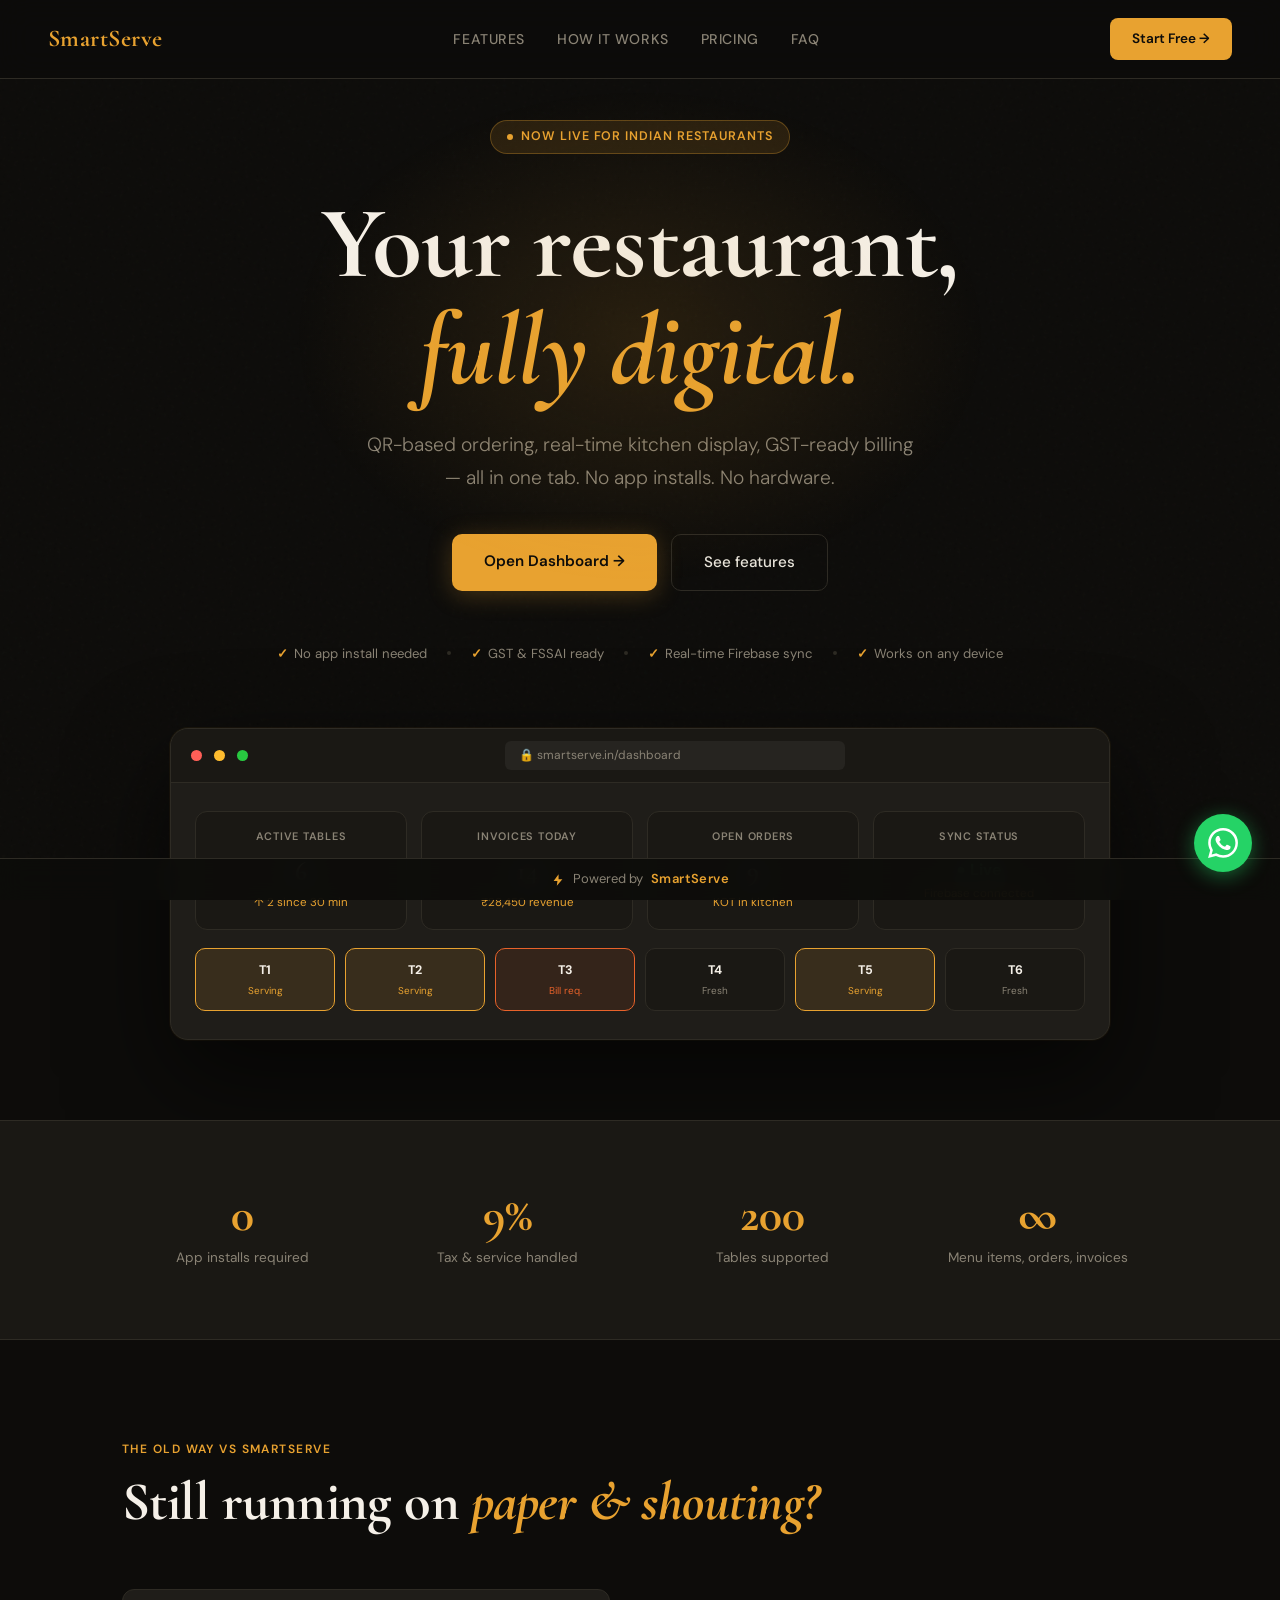
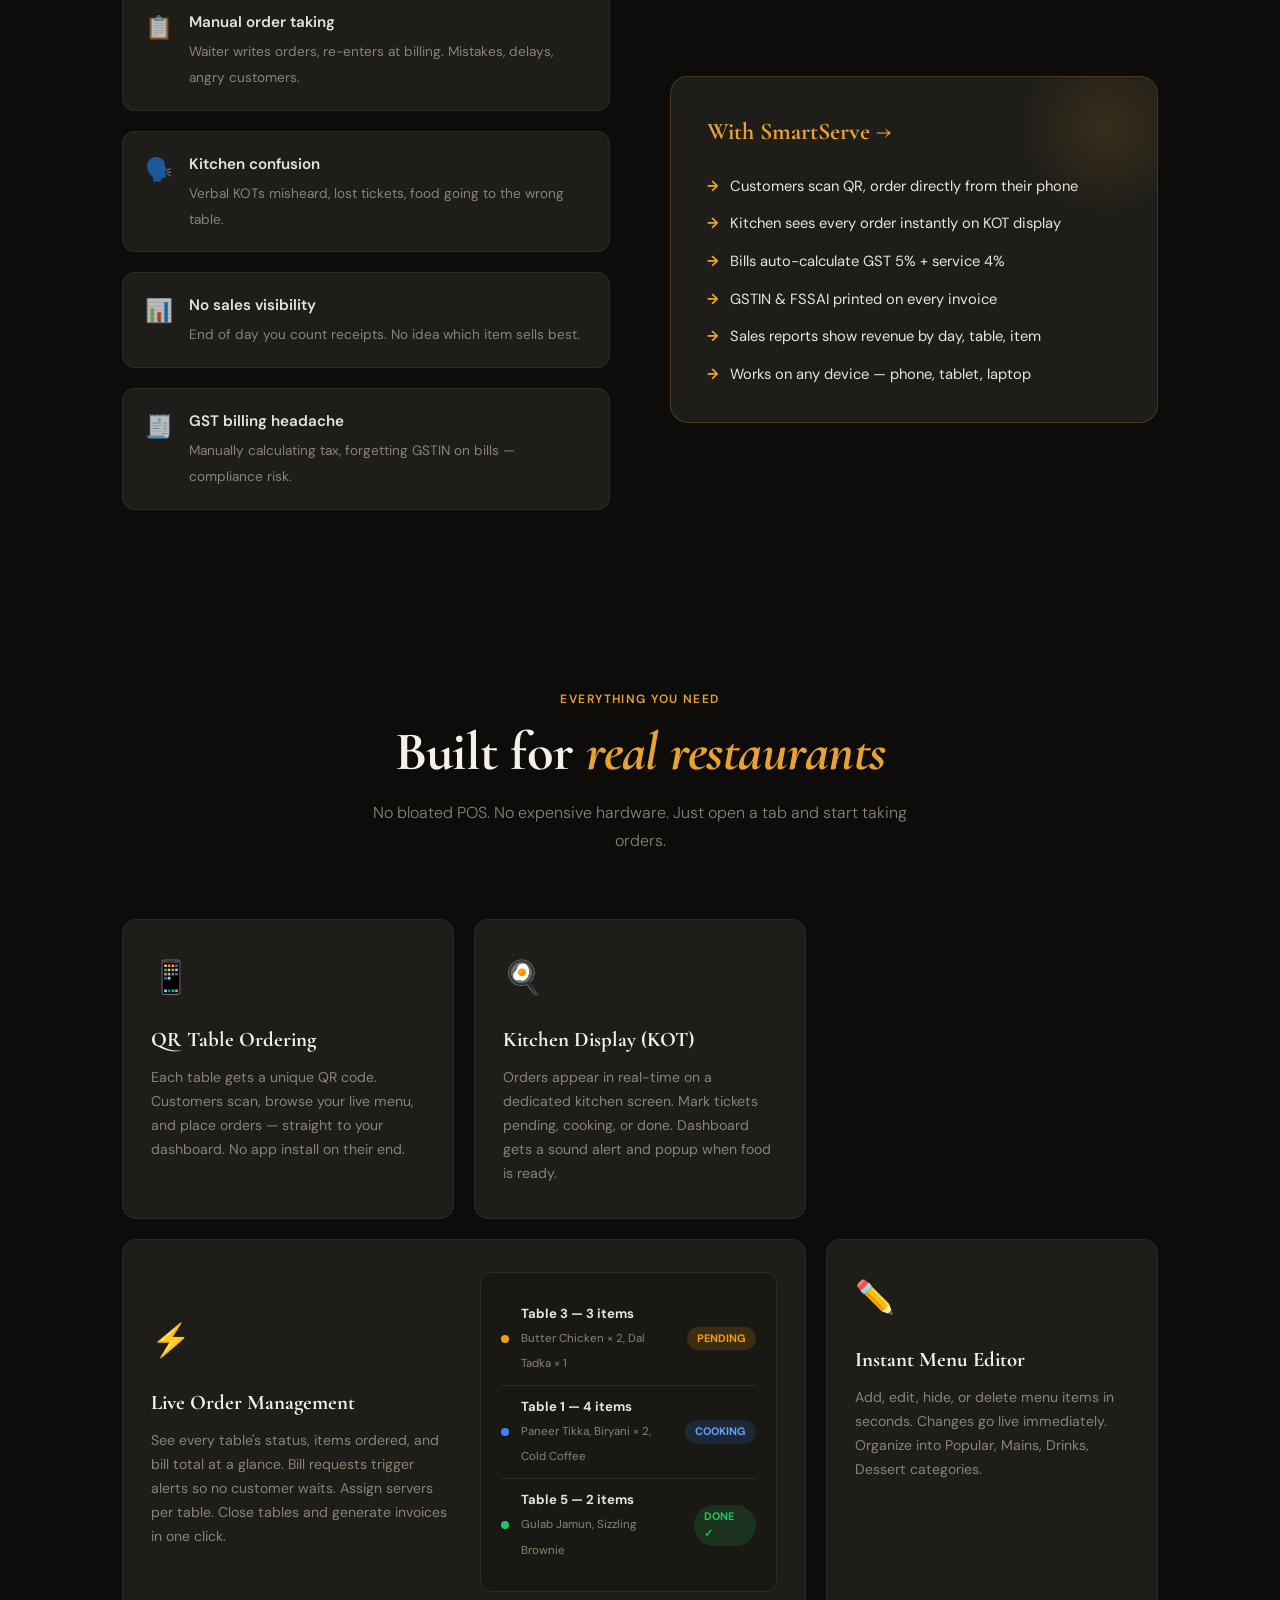
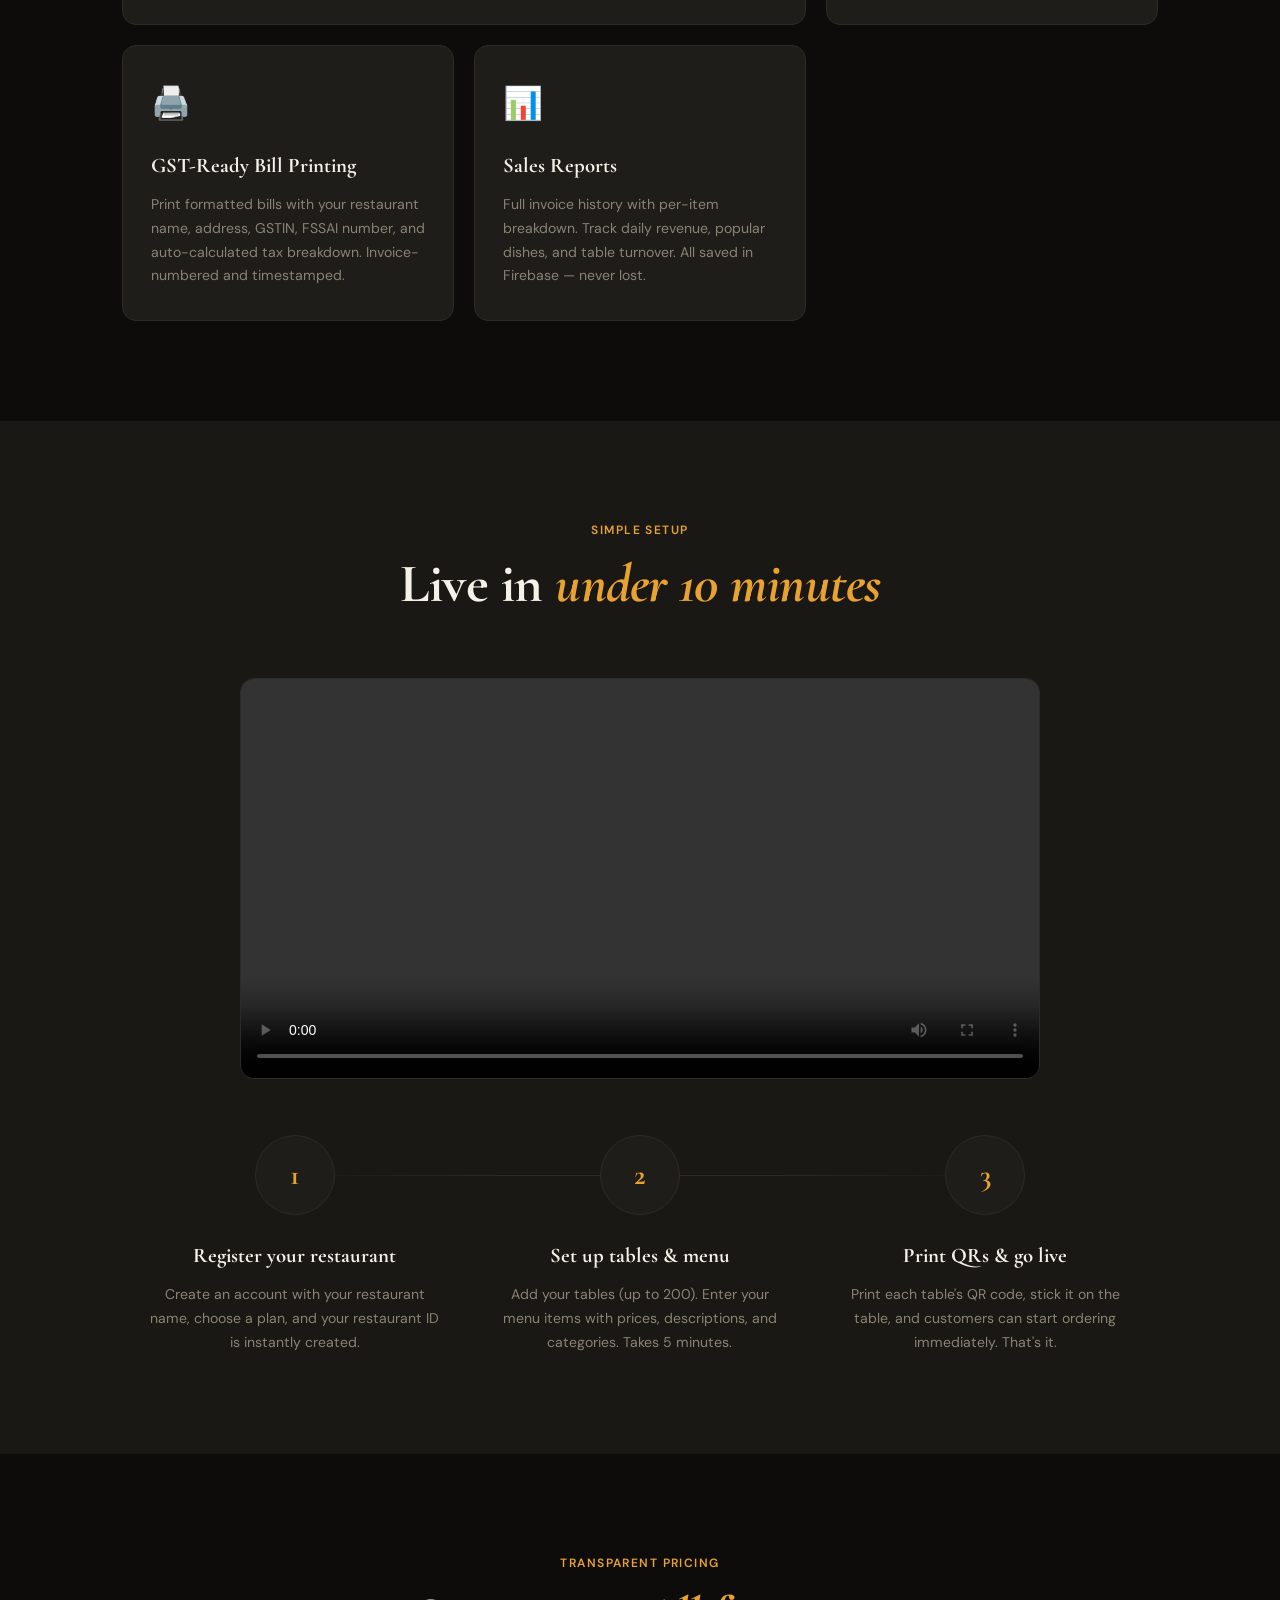
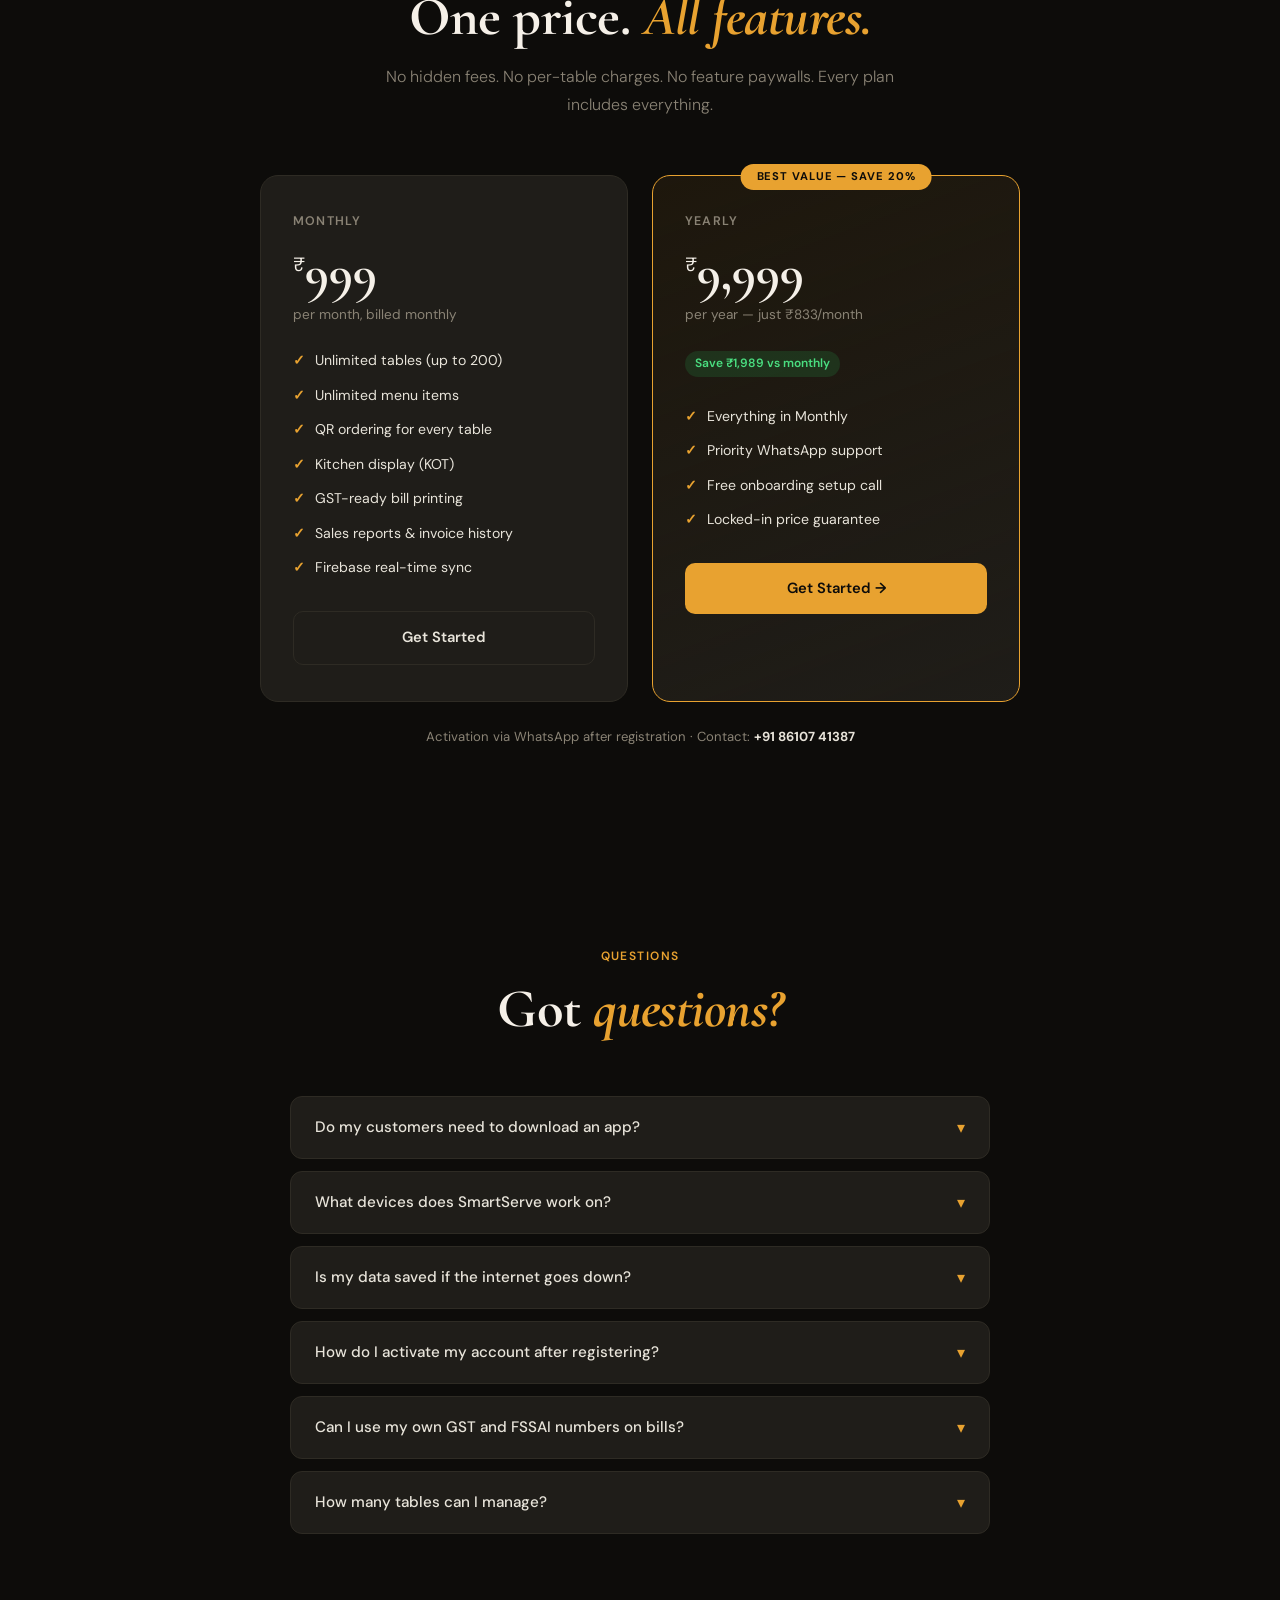
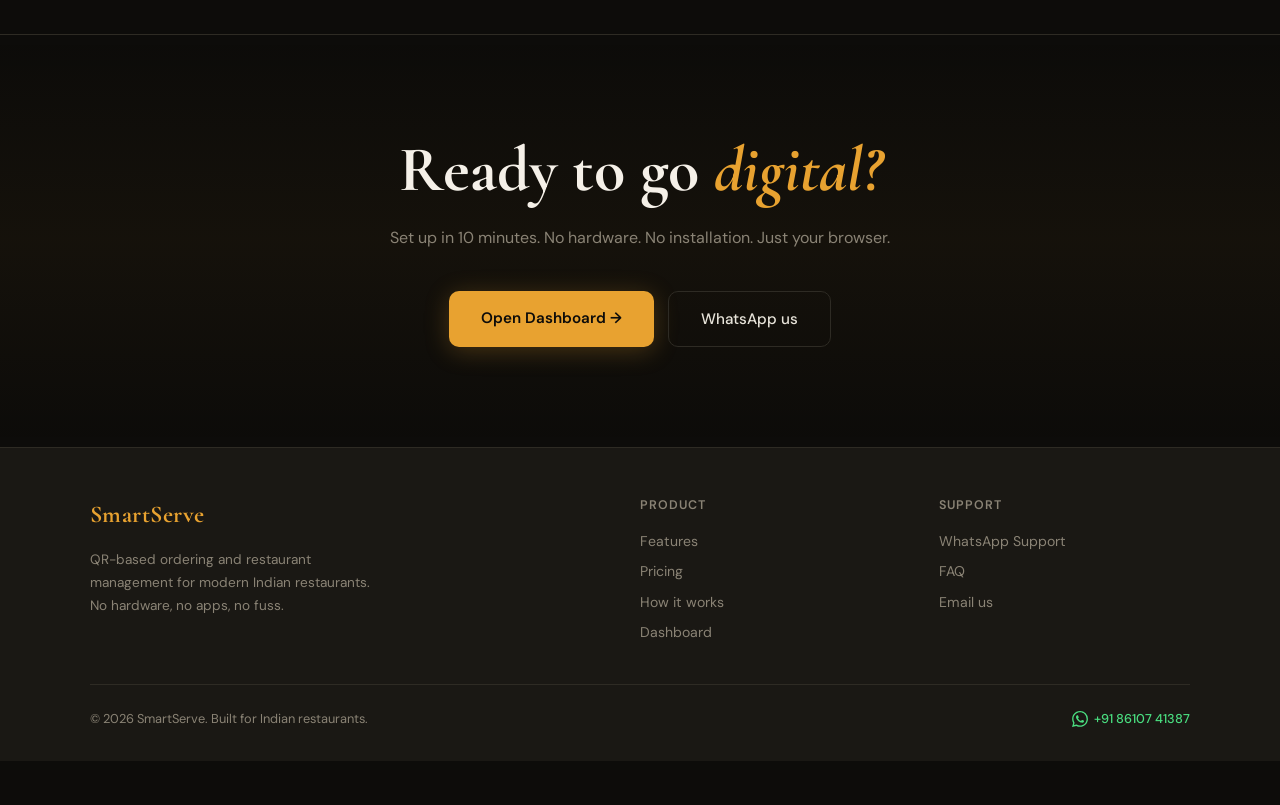
<file: index.html>
<!doctype html>
<html lang="en">
<head>
  <link rel="apple-touch-icon" sizes="180x180" href="apple-touch-icon.png">
<link rel="icon" type="image/png" sizes="32x32" href="favicon-32x32.png">
<link rel="icon" type="image/png" sizes="16x16" href="favicon-16x16.png">
<link rel="manifest" href="site.webmanifest">
  <meta charset="utf-8" />
  <meta name="viewport" content="width=device-width, initial-scale=1" />
  <title>SmartServe — QR Ordering & Restaurant Management</title>
  <link rel="preconnect" href="https://fonts.googleapis.com" />
  <link rel="preconnect" href="https://fonts.gstatic.com" crossorigin />
  <link href="https://fonts.googleapis.com/css2?family=Cormorant+Garamond:ital,wght@0,400;0,600;0,700;1,400;1,600&family=DM+Sans:wght@300;400;500;600&display=swap" rel="stylesheet" />
  <style>
    *, *::before, *::after { box-sizing: border-box; margin: 0; padding: 0; }

    :root {
      --black:   #0d0c0a;
      --ink:     #1a1814;
      --card:    #1f1d19;
      --border:  #2e2b24;
      --amber:   #e8a230;
      --amber2:  #f5c05a;
      --amber-dim: rgba(232,162,48,0.12);
      --amber-glow: rgba(232,162,48,0.06);
      --cream:   #f5f0e8;
      --text:    #e8e4da;
      --muted:   #8a8375;
      --radius:  14px;
    }

    html { scroll-behavior: smooth; }

    body {
      background: var(--black);
      color: var(--text);
      font-family: 'DM Sans', sans-serif;
      font-weight: 400;
      line-height: 1.6;
      overflow-x: hidden;
    }

    /* ── Noise texture overlay ── */
    body::before {
      content: '';
      position: fixed;
      inset: 0;
      background-image: url("data:image/svg+xml,%3Csvg viewBox='0 0 256 256' xmlns='http://www.w3.org/2000/svg'%3E%3Cfilter id='noise'%3E%3CfeTurbulence type='fractalNoise' baseFrequency='0.9' numOctaves='4' stitchTiles='stitch'/%3E%3C/filter%3E%3Crect width='100%25' height='100%25' filter='url(%23noise)' opacity='0.04'/%3E%3C/svg%3E");
      pointer-events: none;
      z-index: 0;
      opacity: 0.5;
    }

    /* ─────────────── NAV ─────────────── */
    nav {
      position: fixed;
      top: 0; left: 0; right: 0;
      z-index: 100;
      display: flex;
      align-items: center;
      justify-content: space-between;
      padding: 18px 48px;
      background: rgba(13,12,10,0.82);
      backdrop-filter: blur(16px);
      border-bottom: 1px solid var(--border);
    }
    .nav-logo {
      font-family: 'Cormorant Garamond', serif;
      font-size: 1.5rem;
      font-weight: 700;
      color: var(--amber);
      letter-spacing: 0.02em;
      text-decoration: none;
    }
    .nav-links {
      display: flex;
      gap: 32px;
      list-style: none;
    }
    .nav-links a {
      color: var(--muted);
      text-decoration: none;
      font-size: 0.88rem;
      font-weight: 500;
      letter-spacing: 0.04em;
      text-transform: uppercase;
      transition: color 0.2s;
    }
    .nav-links a:hover { color: var(--text); }
    .nav-cta {
      background: var(--amber);
      color: var(--black);
      border: none;
      padding: 10px 22px;
      border-radius: 8px;
      font-size: 0.85rem;
      font-weight: 600;
      font-family: 'DM Sans', sans-serif;
      cursor: pointer;
      text-decoration: none;
      transition: background 0.2s, transform 0.15s;
    }
    .nav-cta:hover { background: var(--amber2); transform: translateY(-1px); }

    @media (max-width: 768px) {
      nav { padding: 14px 20px; }
      .nav-links { display: none; }
    }

    /* ─────────────── HERO ─────────────── */
    .hero {
      min-height: 100vh;
      display: flex;
      flex-direction: column;
      align-items: center;
      justify-content: center;
      text-align: center;
      padding: 120px 24px 80px;
      position: relative;
      overflow: hidden;
    }

    /* Radial glow behind hero */
    .hero::after {
      content: '';
      position: absolute;
      top: 30%;
      left: 50%;
      transform: translate(-50%, -50%);
      width: 700px;
      height: 500px;
      background: radial-gradient(ellipse, rgba(232,162,48,0.12) 0%, transparent 70%);
      pointer-events: none;
    }

    .hero-badge {
      display: inline-flex;
      align-items: center;
      gap: 8px;
      background: var(--amber-dim);
      border: 1px solid rgba(232,162,48,0.3);
      color: var(--amber);
      font-size: 0.78rem;
      font-weight: 600;
      letter-spacing: 0.08em;
      text-transform: uppercase;
      padding: 6px 16px;
      border-radius: 999px;
      margin-bottom: 36px;
      animation: fadeUp 0.6s ease both;
    }
    .hero-badge::before {
      content: '';
      width: 6px; height: 6px;
      background: var(--amber);
      border-radius: 50%;
      animation: pulse 2s infinite;
    }
    @keyframes pulse {
      0%, 100% { opacity: 1; transform: scale(1); }
      50% { opacity: 0.5; transform: scale(0.7); }
    }

    .hero h1 {
      font-family: 'Cormorant Garamond', serif;
      font-size: clamp(3.2rem, 8vw, 7rem);
      font-weight: 700;
      line-height: 1.05;
      letter-spacing: -0.01em;
      color: var(--cream);
      max-width: 900px;
      animation: fadeUp 0.7s 0.1s ease both;
    }
    .hero h1 em {
      font-style: italic;
      color: var(--amber);
    }

    .hero-sub {
      font-size: clamp(1rem, 2vw, 1.2rem);
      color: var(--muted);
      max-width: 560px;
      margin-top: 24px;
      line-height: 1.7;
      font-weight: 300;
      animation: fadeUp 0.7s 0.2s ease both;
    }

    .hero-actions {
      display: flex;
      gap: 14px;
      margin-top: 40px;
      flex-wrap: wrap;
      justify-content: center;
      animation: fadeUp 0.7s 0.3s ease both;
    }
    .btn-primary {
      background: var(--amber);
      color: var(--black);
      padding: 15px 32px;
      border-radius: 10px;
      font-size: 0.95rem;
      font-weight: 600;
      text-decoration: none;
      border: none;
      cursor: pointer;
      font-family: 'DM Sans', sans-serif;
      transition: background 0.2s, transform 0.15s, box-shadow 0.2s;
      box-shadow: 0 4px 24px rgba(232,162,48,0.25);
    }
    .btn-primary:hover {
      background: var(--amber2);
      transform: translateY(-2px);
      box-shadow: 0 8px 32px rgba(232,162,48,0.35);
    }
    .btn-ghost {
      background: transparent;
      color: var(--text);
      padding: 15px 32px;
      border-radius: 10px;
      font-size: 0.95rem;
      font-weight: 500;
      text-decoration: none;
      border: 1.5px solid var(--border);
      cursor: pointer;
      font-family: 'DM Sans', sans-serif;
      transition: border-color 0.2s, color 0.2s;
    }
    .btn-ghost:hover { border-color: var(--muted); color: var(--cream); }

    .hero-trust {
      display: flex;
      align-items: center;
      gap: 20px;
      margin-top: 52px;
      color: var(--muted);
      font-size: 0.82rem;
      animation: fadeUp 0.7s 0.4s ease both;
      flex-wrap: wrap;
      justify-content: center;
    }
    .hero-trust span { display: flex; align-items: center; gap: 6px; }
    .hero-trust span::before { content: '✓'; color: var(--amber); font-weight: 700; }
    .hero-sep { width: 4px; height: 4px; background: var(--border); border-radius: 50%; }

    /* ── Dashboard mockup ── */
    .hero-mockup {
      position: relative;
      margin-top: 64px;
      width: 100%;
      max-width: 940px;
      animation: fadeUp 0.9s 0.5s ease both;
    }
    .mockup-frame {
      background: var(--card);
      border: 1px solid var(--border);
      border-radius: 18px;
      overflow: hidden;
      box-shadow: 0 40px 100px rgba(0,0,0,0.6), 0 0 0 1px rgba(232,162,48,0.06);
    }
    .mockup-bar {
      background: var(--ink);
      border-bottom: 1px solid var(--border);
      padding: 12px 20px;
      display: flex;
      align-items: center;
      gap: 12px;
    }
    .dot { width: 11px; height: 11px; border-radius: 50%; }
    .dot-r { background: #ff5f57; }
    .dot-y { background: #febc2e; }
    .dot-g { background: #28c840; }
    .mockup-bar-url {
      flex: 1;
      background: rgba(255,255,255,0.05);
      border-radius: 6px;
      padding: 5px 14px;
      font-size: 0.75rem;
      color: var(--muted);
      display: flex;
      align-items: center;
      gap: 6px;
      max-width: 340px;
      margin: 0 auto;
    }
    .mockup-body {
      padding: 28px 24px;
      display: grid;
      grid-template-columns: repeat(4, 1fr);
      gap: 14px;
    }
    .m-stat {
      background: var(--ink);
      border: 1px solid var(--border);
      border-radius: 12px;
      padding: 16px;
    }
    .m-stat .m-lbl { font-size: 0.68rem; color: var(--muted); text-transform: uppercase; letter-spacing: 0.07em; font-weight: 600; }
    .m-stat .m-val { font-size: 1.6rem; font-weight: 700; color: var(--cream); margin-top: 6px; font-family: 'Cormorant Garamond', serif; }
    .m-stat .m-sub { font-size: 0.72rem; color: var(--amber); margin-top: 2px; }

    .mockup-tables {
      grid-column: 1 / -1;
      display: grid;
      grid-template-columns: repeat(6, 1fr);
      gap: 10px;
      margin-top: 4px;
    }
    .m-table {
      background: var(--ink);
      border: 1px solid var(--border);
      border-radius: 10px;
      padding: 12px 10px;
      text-align: center;
    }
    .m-table.active { border-color: var(--amber); background: var(--amber-dim); }
    .m-table.bill   { border-color: #e8622a; background: rgba(232,98,42,0.1); }
    .m-table .t-id  { font-size: 0.78rem; font-weight: 700; color: var(--cream); }
    .m-table .t-st  { font-size: 0.62rem; color: var(--muted); margin-top: 2px; }
    .m-table.active .t-st { color: var(--amber); }
    .m-table.bill .t-st { color: #e8622a; }

    @keyframes fadeUp {
      from { opacity: 0; transform: translateY(24px); }
      to   { opacity: 1; transform: translateY(0); }
    }

    /* ─────────────── SECTION COMMON ─────────────── */
    section { position: relative; z-index: 1; }
    .section-inner {
      max-width: 1100px;
      margin: 0 auto;
      padding: 0 32px;
    }
    .section-label {
      font-size: 0.75rem;
      font-weight: 600;
      letter-spacing: 0.12em;
      text-transform: uppercase;
      color: var(--amber);
      margin-bottom: 14px;
    }
    .section-title {
      font-family: 'Cormorant Garamond', serif;
      font-size: clamp(2.2rem, 5vw, 3.4rem);
      font-weight: 700;
      color: var(--cream);
      line-height: 1.1;
      letter-spacing: -0.01em;
    }
    .section-title em { font-style: italic; color: var(--amber); }
    .section-body {
      font-size: 1rem;
      color: var(--muted);
      line-height: 1.75;
      max-width: 560px;
      margin-top: 16px;
      font-weight: 300;
    }

    /* ─────────────── PROBLEM ─────────────── */
    .problem { padding: 100px 0 80px; }
    .problem-grid {
      display: grid;
      grid-template-columns: 1fr 1fr;
      gap: 60px;
      align-items: center;
      margin-top: 56px;
    }
    .problem-pains { display: flex; flex-direction: column; gap: 20px; }
    .pain-item {
      display: flex;
      align-items: flex-start;
      gap: 16px;
      background: var(--card);
      border: 1px solid var(--border);
      border-radius: 12px;
      padding: 20px 22px;
    }
    .pain-icon { font-size: 1.4rem; flex-shrink: 0; opacity: 0.7; }
    .pain-text strong { display: block; color: var(--text); font-weight: 600; font-size: 0.95rem; margin-bottom: 4px; }
    .pain-text span { font-size: 0.85rem; color: var(--muted); }

    .problem-after {
      background: var(--card);
      border: 1px solid rgba(232,162,48,0.2);
      border-radius: 18px;
      padding: 36px;
      position: relative;
      overflow: hidden;
    }
    .problem-after::before {
      content: '';
      position: absolute;
      top: -40px; right: -40px;
      width: 180px; height: 180px;
      background: radial-gradient(circle, rgba(232,162,48,0.12) 0%, transparent 70%);
    }
    .after-title {
      font-family: 'Cormorant Garamond', serif;
      font-size: 1.5rem;
      font-weight: 700;
      color: var(--amber);
      margin-bottom: 24px;
    }
    .after-list { list-style: none; display: flex; flex-direction: column; gap: 14px; }
    .after-list li {
      display: flex;
      align-items: center;
      gap: 12px;
      font-size: 0.92rem;
      color: var(--text);
    }
    .after-list li::before {
      content: '→';
      color: var(--amber);
      font-weight: 700;
      flex-shrink: 0;
    }

    @media (max-width: 768px) {
      .problem-grid { grid-template-columns: 1fr; gap: 36px; }
    }

    /* ─────────────── FEATURES ─────────────── */
    .features { padding: 100px 0; }
    .features-head { text-align: center; margin-bottom: 64px; }
    .features-head .section-body { margin: 16px auto 0; }

    .features-grid {
      display: grid;
      grid-template-columns: repeat(3, 1fr);
      gap: 20px;
    }
    .feat-card {
      background: var(--card);
      border: 1px solid var(--border);
      border-radius: var(--radius);
      padding: 32px 28px;
      transition: border-color 0.25s, transform 0.2s;
      position: relative;
      overflow: hidden;
    }
    .feat-card:hover { border-color: rgba(232,162,48,0.4); transform: translateY(-4px); }
    .feat-card::before {
      content: '';
      position: absolute;
      top: 0; left: 0; right: 0;
      height: 2px;
      background: linear-gradient(90deg, transparent, var(--amber), transparent);
      opacity: 0;
      transition: opacity 0.3s;
    }
    .feat-card:hover::before { opacity: 1; }
    .feat-icon {
      font-size: 2rem;
      margin-bottom: 20px;
      display: block;
    }
    .feat-card h3 {
      font-family: 'Cormorant Garamond', serif;
      font-size: 1.3rem;
      font-weight: 700;
      color: var(--cream);
      margin-bottom: 10px;
    }
    .feat-card p {
      font-size: 0.88rem;
      color: var(--muted);
      line-height: 1.7;
    }

    /* Wide card */
    .feat-card.wide {
      grid-column: span 2;
      display: grid;
      grid-template-columns: 1fr 1fr;
      gap: 32px;
      align-items: center;
    }
    .feat-card.wide .feat-visual {
      background: var(--ink);
      border-radius: 10px;
      padding: 20px;
      border: 1px solid var(--border);
    }
    .kot-row {
      display: flex;
      align-items: center;
      gap: 12px;
      padding: 10px 0;
      border-bottom: 1px solid var(--border);
    }
    .kot-row:last-child { border-bottom: none; }
    .kot-dot { width: 8px; height: 8px; border-radius: 50%; flex-shrink: 0; }
    .kot-dot.pending  { background: #f59e0b; }
    .kot-dot.cooking  { background: #3b82f6; animation: blink 1.2s infinite; }
    .kot-dot.done     { background: #22c55e; }
    @keyframes blink { 50% { opacity: 0.3; } }
    .kot-info strong { display: block; font-size: 0.82rem; color: var(--text); }
    .kot-info span   { font-size: 0.72rem; color: var(--muted); }
    .kot-badge {
      margin-left: auto;
      padding: 3px 10px;
      border-radius: 99px;
      font-size: 0.68rem;
      font-weight: 700;
      text-transform: uppercase;
    }
    .kot-badge.pending  { background: rgba(245,158,11,0.15); color: #f59e0b; }
    .kot-badge.cooking  { background: rgba(59,130,246,0.15); color: #60a5fa; }
    .kot-badge.done     { background: rgba(34,197,94,0.15);  color: #22c55e; }

    @media (max-width: 900px) {
      .features-grid { grid-template-columns: 1fr 1fr; }
      .feat-card.wide { grid-column: 1 / -1; grid-template-columns: 1fr; }
    }
    @media (max-width: 600px) {
      .features-grid { grid-template-columns: 1fr; }
      .feat-card.wide { grid-column: 1; }
    }

    /* ─────────────── HOW IT WORKS ─────────────── */
    .how { padding: 100px 0; background: var(--ink); }
    .how-inner { max-width: 1100px; margin: 0 auto; padding: 0 32px; }
    .how-head { text-align: center; margin-bottom: 64px; }
    .how-steps {
      display: grid;
      grid-template-columns: repeat(3, 1fr);
      gap: 0;
      position: relative;
    }
    .how-steps::before {
      content: '';
      position: absolute;
      top: 40px; left: 15%;
      width: 70%;
      height: 1px;
      background: linear-gradient(90deg, transparent, var(--border), var(--border), transparent);
    }
    .how-step { text-align: center; padding: 0 24px; }
    .step-num {
      width: 80px; height: 80px;
      background: var(--card);
      border: 1px solid var(--border);
      border-radius: 50%;
      display: flex;
      align-items: center;
      justify-content: center;
      font-family: 'Cormorant Garamond', serif;
      font-size: 1.8rem;
      font-weight: 700;
      color: var(--amber);
      margin: 0 auto 24px;
      position: relative;
      z-index: 1;
    }
    .how-step h3 {
      font-family: 'Cormorant Garamond', serif;
      font-size: 1.3rem;
      font-weight: 700;
      color: var(--cream);
      margin-bottom: 10px;
    }
    .how-step p { font-size: 0.88rem; color: var(--muted); line-height: 1.7; }

    @media (max-width: 600px) {
      .how-steps { grid-template-columns: 1fr; gap: 40px; }
      .how-steps::before { display: none; }
    }

    /* ─────────────── PRICING ─────────────── */
    .pricing { padding: 100px 0; }
    .pricing-head { text-align: center; margin-bottom: 56px; }
    .pricing-grid {
      display: grid;
      grid-template-columns: 1fr 1fr;
      gap: 24px;
      max-width: 760px;
      margin: 0 auto;
    }
    .plan-card {
      background: var(--card);
      border: 1px solid var(--border);
      border-radius: 18px;
      padding: 36px 32px;
      position: relative;
      transition: transform 0.2s;
    }
    .plan-card:hover { transform: translateY(-4px); }
    .plan-card.recommended {
      border-color: var(--amber);
      background: linear-gradient(160deg, rgba(232,162,48,0.08), var(--card));
    }
    .plan-rec-badge {
      position: absolute;
      top: -12px;
      left: 50%;
      transform: translateX(-50%);
      background: var(--amber);
      color: var(--black);
      font-size: 0.7rem;
      font-weight: 700;
      letter-spacing: 0.08em;
      text-transform: uppercase;
      padding: 4px 16px;
      border-radius: 999px;
      white-space: nowrap;
    }
    .plan-name {
      font-size: 0.78rem;
      font-weight: 600;
      letter-spacing: 0.1em;
      text-transform: uppercase;
      color: var(--muted);
      margin-bottom: 16px;
    }
    .plan-price {
      font-family: 'Cormorant Garamond', serif;
      font-size: 3.2rem;
      font-weight: 700;
      color: var(--cream);
      line-height: 1;
      margin-bottom: 4px;
    }
    .plan-price sup {
      font-size: 1.2rem;
      vertical-align: super;
      font-family: 'DM Sans', sans-serif;
      font-weight: 400;
    }
    .plan-period {
      font-size: 0.85rem;
      color: var(--muted);
      margin-bottom: 24px;
    }
    .plan-save {
      display: inline-block;
      background: rgba(34,197,94,0.15);
      color: #4ade80;
      font-size: 0.75rem;
      font-weight: 600;
      padding: 3px 10px;
      border-radius: 999px;
      margin-bottom: 28px;
    }
    .plan-features { list-style: none; display: flex; flex-direction: column; gap: 12px; margin-bottom: 32px; }
    .plan-features li {
      display: flex;
      align-items: center;
      gap: 10px;
      font-size: 0.88rem;
      color: var(--text);
    }
    .plan-features li::before { content: '✓'; color: var(--amber); font-weight: 700; }
    .plan-cta {
      width: 100%;
      padding: 14px;
      border-radius: 10px;
      font-size: 0.92rem;
      font-weight: 600;
      font-family: 'DM Sans', sans-serif;
      cursor: pointer;
      text-decoration: none;
      display: block;
      text-align: center;
      transition: all 0.2s;
      border: none;
    }
    .plan-cta.primary { background: var(--amber); color: var(--black); }
    .plan-cta.primary:hover { background: var(--amber2); transform: translateY(-1px); }
    .plan-cta.outline { background: transparent; border: 1.5px solid var(--border); color: var(--text); }
    .plan-cta.outline:hover { border-color: var(--amber); color: var(--amber); }

    @media (max-width: 600px) {
      .pricing-grid { grid-template-columns: 1fr; }
    }

    /* ─────────────── STATS BAND ─────────────── */
    .stats-band { background: var(--ink); padding: 70px 0; border-top: 1px solid var(--border); border-bottom: 1px solid var(--border); }
    .stats-inner { max-width: 1100px; margin: 0 auto; padding: 0 32px; display: grid; grid-template-columns: repeat(4, 1fr); gap: 24px; text-align: center; }
    .stat-item .num {
      font-family: 'Cormorant Garamond', serif;
      font-size: 3rem;
      font-weight: 700;
      color: var(--amber);
      line-height: 1;
    }
    .stat-item .lbl { font-size: 0.85rem; color: var(--muted); margin-top: 8px; }

    @media (max-width: 600px) {
      .stats-inner { grid-template-columns: 1fr 1fr; }
    }

    /* ─────────────── FAQ ─────────────── */
    .faq { padding: 100px 0; }
    .faq-head { text-align: center; margin-bottom: 56px; }
    .faq-list { max-width: 700px; margin: 0 auto; display: flex; flex-direction: column; gap: 12px; }
    .faq-item {
      background: var(--card);
      border: 1px solid var(--border);
      border-radius: 12px;
      overflow: hidden;
    }
    .faq-q {
      width: 100%;
      text-align: left;
      background: none;
      border: none;
      padding: 20px 24px;
      display: flex;
      justify-content: space-between;
      align-items: center;
      cursor: pointer;
      color: var(--text);
      font-size: 0.95rem;
      font-weight: 500;
      font-family: 'DM Sans', sans-serif;
      gap: 16px;
    }
    .faq-q:hover { color: var(--cream); }
    .faq-arrow { color: var(--amber); font-size: 1rem; transition: transform 0.25s; flex-shrink: 0; }
    .faq-item.open .faq-arrow { transform: rotate(180deg); }
    .faq-a {
      max-height: 0;
      overflow: hidden;
      transition: max-height 0.35s ease, padding 0.25s;
      font-size: 0.88rem;
      color: var(--muted);
      line-height: 1.75;
      padding: 0 24px;
    }
    .faq-item.open .faq-a { max-height: 300px; padding: 0 24px 20px; }

    /* ─────────────── CTA BAND ─────────────── */
    .cta-band {
      padding: 100px 0;
      text-align: center;
      background: linear-gradient(180deg, transparent 0%, rgba(232,162,48,0.04) 50%, transparent 100%);
      border-top: 1px solid var(--border);
    }
    .cta-band h2 {
      font-family: 'Cormorant Garamond', serif;
      font-size: clamp(2.4rem, 5vw, 4rem);
      font-weight: 700;
      color: var(--cream);
      line-height: 1.1;
      margin-bottom: 20px;
    }
    .cta-band h2 em { font-style: italic; color: var(--amber); }
    .cta-band p { color: var(--muted); font-size: 1rem; margin-bottom: 40px; }

    /* ─────────────── FOOTER ─────────────── */
    footer {
      background: var(--ink);
      border-top: 1px solid var(--border);
      padding: 48px 32px 32px;
    }
    .footer-inner {
      max-width: 1100px;
      margin: 0 auto;
      display: grid;
      grid-template-columns: 2fr 1fr 1fr;
      gap: 48px;
    }
    .footer-brand .nav-logo { display: block; margin-bottom: 14px; }
    .footer-brand p { font-size: 0.85rem; color: var(--muted); max-width: 280px; line-height: 1.7; }
    .footer-col h4 { font-size: 0.78rem; font-weight: 600; letter-spacing: 0.08em; text-transform: uppercase; color: var(--muted); margin-bottom: 14px; }
    .footer-col a { display: block; font-size: 0.88rem; color: var(--muted); text-decoration: none; margin-bottom: 8px; transition: color 0.2s; }
    .footer-col a:hover { color: var(--text); }
    .footer-bottom {
      max-width: 1100px;
      margin: 32px auto 0;
      padding-top: 24px;
      border-top: 1px solid var(--border);
      display: flex;
      justify-content: space-between;
      align-items: center;
      font-size: 0.8rem;
      color: var(--muted);
      flex-wrap: wrap;
      gap: 12px;
    }
    .footer-bottom .whatsapp-link {
      display: flex;
      align-items: center;
      gap: 6px;
      color: #4ade80;
      text-decoration: none;
      font-weight: 500;
    }
    .footer-bottom .whatsapp-link:hover { text-decoration: underline; }

    @media (max-width: 768px) {
      .footer-inner { grid-template-columns: 1fr; gap: 28px; }
    }

    /* ─────────────── SCROLL REVEAL ─────────────── */
    .reveal { opacity: 0; transform: translateY(32px); transition: opacity 0.65s ease, transform 0.65s ease; }
    .reveal.visible { opacity: 1; transform: translateY(0); }
  </style>
</head>
<body>

  <!-- ── NAV ── -->
  <nav>
    <a class="nav-logo" href="#">SmartServe</a>
    <ul class="nav-links">
      <li><a href="#features">Features</a></li>
      <li><a href="#how">How it works</a></li>
      <li><a href="#pricing">Pricing</a></li>
      <li><a href="#faq">FAQ</a></li>
    </ul>
    <a class="nav-cta" href="dashboard.html" target="_blank">Start Free →</a>
  </nav>

  <!-- ── HERO ── -->
  <section class="hero">
    <div class="hero-badge">Now live for Indian restaurants</div>
    <h1>Your restaurant,<br><em>fully digital.</em></h1>
    <p class="hero-sub">QR-based ordering, real-time kitchen display, GST-ready billing — all in one tab. No app installs. No hardware.</p>
    <div class="hero-actions">
      <a class="btn-primary" href="dashboard.html" target="_blank">Open Dashboard →</a>
      <a class="btn-ghost" href="#features">See features</a>
    </div>
    <div class="hero-trust">
      <span>No app install needed</span>
      <div class="hero-sep"></div>
      <span>GST &amp; FSSAI ready</span>
      <div class="hero-sep"></div>
      <span>Real-time Firebase sync</span>
      <div class="hero-sep"></div>
      <span>Works on any device</span>
    </div>

    <!-- Mockup -->
    <div class="hero-mockup">
      <div class="mockup-frame">
        <div class="mockup-bar">
          <div class="dot dot-r"></div>
          <div class="dot dot-y"></div>
          <div class="dot dot-g"></div>
          <div class="mockup-bar-url">🔒 smartserve.in/dashboard</div>
        </div>
        <div class="mockup-body">
          <div class="m-stat"><div class="m-lbl">Active Tables</div><div class="m-val">6</div><div class="m-sub">↑ 2 since 30 min</div></div>
          <div class="m-stat"><div class="m-lbl">Invoices Today</div><div class="m-val">14</div><div class="m-sub">₹28,450 revenue</div></div>
          <div class="m-stat"><div class="m-lbl">Open Orders</div><div class="m-val">9</div><div class="m-sub">KOT in kitchen</div></div>
          <div class="m-stat"><div class="m-lbl">Sync Status</div><div class="m-val" style="font-size:1rem;color:#4ade80;font-family:'DM Sans',sans-serif;margin-top:12px">● Live</div><div class="m-sub">Firebase connected</div></div>
          <div class="mockup-tables">
            <div class="m-table active"><div class="t-id">T1</div><div class="t-st">Serving</div></div>
            <div class="m-table active"><div class="t-id">T2</div><div class="t-st">Serving</div></div>
            <div class="m-table bill"><div class="t-id">T3</div><div class="t-st">Bill req.</div></div>
            <div class="m-table"><div class="t-id">T4</div><div class="t-st">Fresh</div></div>
            <div class="m-table active"><div class="t-id">T5</div><div class="t-st">Serving</div></div>
            <div class="m-table"><div class="t-id">T6</div><div class="t-st">Fresh</div></div>
          </div>
        </div>
      </div>
    </div>
  </section>

  <!-- ── STATS BAND ── -->
  <div class="stats-band">
    <div class="stats-inner">
      <div class="stat-item reveal"><div class="num">0</div><div class="lbl">App installs required</div></div>
      <div class="stat-item reveal"><div class="num">9%</div><div class="lbl">Tax &amp; service handled</div></div>
      <div class="stat-item reveal"><div class="num">200</div><div class="lbl">Tables supported</div></div>
      <div class="stat-item reveal"><div class="num">∞</div><div class="lbl">Menu items, orders, invoices</div></div>
    </div>
  </div>

  <!-- ── PROBLEM ── -->
  <section class="problem" id="problem">
    <div class="section-inner">
      <div class="section-label reveal">The old way vs SmartServe</div>
      <h2 class="section-title reveal">Still running on <em>paper & shouting?</em></h2>
      <div class="problem-grid">
        <div class="problem-pains">
          <div class="pain-item reveal">
            <div class="pain-icon">📋</div>
            <div class="pain-text">
              <strong>Manual order taking</strong>
              <span>Waiter writes orders, re-enters at billing. Mistakes, delays, angry customers.</span>
            </div>
          </div>
          <div class="pain-item reveal">
            <div class="pain-icon">🗣️</div>
            <div class="pain-text">
              <strong>Kitchen confusion</strong>
              <span>Verbal KOTs misheard, lost tickets, food going to the wrong table.</span>
            </div>
          </div>
          <div class="pain-item reveal">
            <div class="pain-icon">📊</div>
            <div class="pain-text">
              <strong>No sales visibility</strong>
              <span>End of day you count receipts. No idea which item sells best.</span>
            </div>
          </div>
          <div class="pain-item reveal">
            <div class="pain-icon">🧾</div>
            <div class="pain-text">
              <strong>GST billing headache</strong>
              <span>Manually calculating tax, forgetting GSTIN on bills — compliance risk.</span>
            </div>
          </div>
        </div>
        <div class="problem-after reveal">
          <div class="after-title">With SmartServe →</div>
          <ul class="after-list">
            <li>Customers scan QR, order directly from their phone</li>
            <li>Kitchen sees every order instantly on KOT display</li>
            <li>Bills auto-calculate GST 5% + service 4%</li>
            <li>GSTIN & FSSAI printed on every invoice</li>
            <li>Sales reports show revenue by day, table, item</li>
            <li>Works on any device — phone, tablet, laptop</li>
          </ul>
        </div>
      </div>
    </div>
  </section>

  <!-- ── FEATURES ── -->
  <section class="features" id="features">
    <div class="section-inner">
      <div class="features-head">
        <div class="section-label reveal">Everything you need</div>
        <h2 class="section-title reveal">Built for <em>real restaurants</em></h2>
        <p class="section-body reveal">No bloated POS. No expensive hardware. Just open a tab and start taking orders.</p>
      </div>
      <div class="features-grid">

        <div class="feat-card reveal">
          <span class="feat-icon">📱</span>
          <h3>QR Table Ordering</h3>
          <p>Each table gets a unique QR code. Customers scan, browse your live menu, and place orders — straight to your dashboard. No app install on their end.</p>
        </div>

        <div class="feat-card reveal">
          <span class="feat-icon">🍳</span>
          <h3>Kitchen Display (KOT)</h3>
          <p>Orders appear in real-time on a dedicated kitchen screen. Mark tickets pending, cooking, or done. Dashboard gets a sound alert and popup when food is ready.</p>
        </div>

        <div class="feat-card wide reveal">
          <div>
            <span class="feat-icon">⚡</span>
            <h3>Live Order Management</h3>
            <p>See every table's status, items ordered, and bill total at a glance. Bill requests trigger alerts so no customer waits. Assign servers per table. Close tables and generate invoices in one click.</p>
          </div>
          <div class="feat-visual">
            <div class="kot-row">
              <div class="kot-dot pending"></div>
              <div class="kot-info"><strong>Table 3 — 3 items</strong><span>Butter Chicken × 2, Dal Tadka × 1</span></div>
              <div class="kot-badge pending">Pending</div>
            </div>
            <div class="kot-row">
              <div class="kot-dot cooking"></div>
              <div class="kot-info"><strong>Table 1 — 4 items</strong><span>Paneer Tikka, Biryani × 2, Cold Coffee</span></div>
              <div class="kot-badge cooking">Cooking</div>
            </div>
            <div class="kot-row">
              <div class="kot-dot done"></div>
              <div class="kot-info"><strong>Table 5 — 2 items</strong><span>Gulab Jamun, Sizzling Brownie</span></div>
              <div class="kot-badge done">Done ✓</div>
            </div>
          </div>
        </div>

        <div class="feat-card reveal">
          <span class="feat-icon">✏️</span>
          <h3>Instant Menu Editor</h3>
          <p>Add, edit, hide, or delete menu items in seconds. Changes go live immediately. Organize into Popular, Mains, Drinks, Dessert categories.</p>
        </div>

        <div class="feat-card reveal">
          <span class="feat-icon">🖨️</span>
          <h3>GST-Ready Bill Printing</h3>
          <p>Print formatted bills with your restaurant name, address, GSTIN, FSSAI number, and auto-calculated tax breakdown. Invoice-numbered and timestamped.</p>
        </div>

        <div class="feat-card reveal">
          <span class="feat-icon">📊</span>
          <h3>Sales Reports</h3>
          <p>Full invoice history with per-item breakdown. Track daily revenue, popular dishes, and table turnover. All saved in Firebase — never lost.</p>
        </div>

      </div>
    </div>
  </section>

  <!-- ── HOW IT WORKS ── -->
  <section class="how" id="how">
    <div class="how-inner">
      <div class="how-head">
        <div class="section-label reveal">Simple setup</div>
        <h2 class="section-title reveal">Live in <em>under 10 minutes</em></h2>
      </div>
      <div style="margin: 0 auto 56px; max-width: 800px; border-radius: 14px; overflow: hidden; border: 1px solid var(--border);">
  <video controls style="width: 100%; display: block; background: var(--ink);">
    <source src="demo.mp4" type="video/mp4">
  </video>
</div>
      <div class="how-steps">
        <div class="how-step reveal">
          <div class="step-num">1</div>
          <h3>Register your restaurant</h3>
          <p>Create an account with your restaurant name, choose a plan, and your restaurant ID is instantly created.</p>
        </div>
        <div class="how-step reveal">
          <div class="step-num">2</div>
          <h3>Set up tables &amp; menu</h3>
          <p>Add your tables (up to 200). Enter your menu items with prices, descriptions, and categories. Takes 5 minutes.</p>
        </div>
        <div class="how-step reveal">
          <div class="step-num">3</div>
          <h3>Print QRs &amp; go live</h3>
          <p>Print each table's QR code, stick it on the table, and customers can start ordering immediately. That's it.</p>
        </div>
      </div>
    </div>
  </section>

  <!-- ── PRICING ── -->
  <section class="pricing" id="pricing">
    <div class="section-inner">
      <div class="pricing-head">
        <div class="section-label reveal">Transparent pricing</div>
        <h2 class="section-title reveal">One price. <em>All features.</em></h2>
        <p class="section-body reveal" style="margin:16px auto 0">No hidden fees. No per-table charges. No feature paywalls. Every plan includes everything.</p>
      </div>
      <div class="pricing-grid">
        <div class="plan-card reveal">
          <div class="plan-name">Monthly</div>
          <div class="plan-price"><sup>₹</sup>999</div>
          <div class="plan-period">per month, billed monthly</div>
          <ul class="plan-features">
            <li>Unlimited tables (up to 200)</li>
            <li>Unlimited menu items</li>
            <li>QR ordering for every table</li>
            <li>Kitchen display (KOT)</li>
            <li>GST-ready bill printing</li>
            <li>Sales reports &amp; invoice history</li>
            <li>Firebase real-time sync</li>
          </ul>
          <a class="plan-cta outline" href="dashboard.html" target="_blank">Get Started</a>
        </div>
        <div class="plan-card recommended reveal">
          <div class="plan-rec-badge">Best Value — Save 20%</div>
          <div class="plan-name">Yearly</div>
          <div class="plan-price"><sup>₹</sup>9,999</div>
          <div class="plan-period">per year — just ₹833/month</div>
          <div class="plan-save">Save ₹1,989 vs monthly</div>
          <ul class="plan-features">
            <li>Everything in Monthly</li>
            <li>Priority WhatsApp support</li>
            <li>Free onboarding setup call</li>
            <li>Locked-in price guarantee</li>
          </ul>
          <a class="plan-cta primary" href="dashboard.html" target="_blank">Get Started →</a>
        </div>
      </div>
      <p style="text-align:center;color:var(--muted);font-size:0.82rem;margin-top:24px">
        Activation via WhatsApp after registration · Contact: <strong style="color:var(--text)">+91 86107 41387</strong>
      </p>
    </div>
  </section>

  <!-- ── FAQ ── -->
  <section class="faq" id="faq">
    <div class="section-inner">
      <div class="faq-head">
        <div class="section-label reveal">Questions</div>
        <h2 class="section-title reveal">Got <em>questions?</em></h2>
      </div>
      <div class="faq-list">
        <div class="faq-item reveal">
          <button class="faq-q" onclick="toggleFaq(this)">Do my customers need to download an app? <span class="faq-arrow">▾</span></button>
          <div class="faq-a">No. Customers just scan the QR code at their table with their phone camera. It opens a mobile-friendly menu in their browser — no download, no signup required on their end.</div>
        </div>
        <div class="faq-item reveal">
          <button class="faq-q" onclick="toggleFaq(this)">What devices does SmartServe work on? <span class="faq-arrow">▾</span></button>
          <div class="faq-a">SmartServe works on any modern device with a browser — smartphone, tablet, laptop, or desktop PC. Your dashboard, kitchen display, and sales reports are all web-based.</div>
        </div>
        <div class="faq-item reveal">
          <button class="faq-q" onclick="toggleFaq(this)">Is my data saved if the internet goes down? <span class="faq-arrow">▾</span></button>
          <div class="faq-a">SmartServe uses Firebase for real-time sync. If you lose connectivity briefly, the app continues to work with local state and syncs back to Firebase when the connection is restored.</div>
        </div>
        <div class="faq-item reveal">
          <button class="faq-q" onclick="toggleFaq(this)">How do I activate my account after registering? <span class="faq-arrow">▾</span></button>
          <div class="faq-a">After registering, you'll be redirected to WhatsApp with your order details pre-filled. Complete your payment and share the screenshot. Your account will be activated within a few hours.</div>
        </div>
        <div class="faq-item reveal">
          <button class="faq-q" onclick="toggleFaq(this)">Can I use my own GST and FSSAI numbers on bills? <span class="faq-arrow">▾</span></button>
          <div class="faq-a">Yes. In the Restaurant Details section of your dashboard, enter your GSTIN, FSSAI number, address, and phone. These will appear on every printed bill automatically.</div>
        </div>
        <div class="faq-item reveal">
          <button class="faq-q" onclick="toggleFaq(this)">How many tables can I manage? <span class="faq-arrow">▾</span></button>
          <div class="faq-a">SmartServe supports up to 200 tables. Each table gets its own QR code, order session, and bill. You can add or remove tables anytime from the dashboard.</div>
        </div>
      </div>
    </div>
  </section>

  <!-- ── CTA BAND ── -->
  <section class="cta-band">
    <div class="section-inner">
      <h2 class="reveal">Ready to go <em>digital?</em></h2>
      <p class="reveal">Set up in 10 minutes. No hardware. No installation. Just your browser.</p>
      <div class="hero-actions reveal">
        <a class="btn-primary" href="dashboard.html" target="_blank">Open Dashboard →</a>
        <a class="btn-ghost" href="https://wa.me/918610741387" target="_blank">WhatsApp us</a>
      </div>
    </div>
  </section>

  <!-- ── FOOTER ── -->
  <footer>
    <div class="footer-inner">
      <div class="footer-brand">
        <a class="nav-logo" href="#">SmartServe</a>
        <p>QR-based ordering and restaurant management for modern Indian restaurants. No hardware, no apps, no fuss.</p>
      </div>
      <div class="footer-col">
        <h4>Product</h4>
        <a href="#features">Features</a>
        <a href="#pricing">Pricing</a>
        <a href="#how">How it works</a>
        <a href="dashboard.html" target="_blank">Dashboard</a>
      </div>
      <div class="footer-col">
        <h4>Support</h4>
        <a href="https://wa.me/918610741387" target="_blank">WhatsApp Support</a>
        <a href="#faq">FAQ</a>
        <a href="mailto:support@smartserve.in">Email us</a>
      </div>
    </div>
    <div class="footer-bottom">
      <span>© 2026 SmartServe. Built for Indian restaurants.</span>
      <a class="whatsapp-link" href="https://wa.me/918610741387" target="_blank">
        <svg width="16" height="16" viewBox="0 0 24 24" fill="currentColor"><path d="M17.472 14.382c-.297-.149-1.758-.867-2.03-.967-.273-.099-.471-.148-.67.15-.197.297-.767.966-.94 1.164-.173.199-.347.223-.644.075-.297-.15-1.255-.463-2.39-1.475-.883-.788-1.48-1.761-1.653-2.059-.173-.297-.018-.458.13-.606.134-.133.298-.347.446-.52.149-.174.198-.298.298-.497.099-.198.05-.371-.025-.52-.075-.149-.669-1.612-.916-2.207-.242-.579-.487-.5-.669-.51-.173-.008-.371-.01-.57-.01-.198 0-.52.074-.792.372-.272.297-1.04 1.016-1.04 2.479 0 1.462 1.065 2.875 1.213 3.074.149.198 2.096 3.2 5.077 4.487.709.306 1.262.489 1.694.625.712.227 1.36.195 1.871.118.571-.085 1.758-.719 2.006-1.413.248-.694.248-1.289.173-1.413-.074-.124-.272-.198-.57-.347m-5.421 7.403h-.004a9.87 9.87 0 01-5.031-1.378l-.361-.214-3.741.982.998-3.648-.235-.374a9.86 9.86 0 01-1.51-5.26c.001-5.45 4.436-9.884 9.888-9.884 2.64 0 5.122 1.03 6.988 2.898a9.825 9.825 0 012.893 6.994c-.003 5.45-4.437 9.884-9.885 9.884m8.413-18.297A11.815 11.815 0 0012.05 0C5.495 0 .16 5.335.157 11.892c0 2.096.547 4.142 1.588 5.945L.057 24l6.305-1.654a11.882 11.882 0 005.683 1.448h.005c6.554 0 11.89-5.335 11.893-11.893a11.821 11.821 0 00-3.48-8.413z"/></svg>
        +91 86107 41387
      </a>
    </div>
  </footer>

  <script>
    // FAQ toggle
    function toggleFaq(btn) {
      const item = btn.closest('.faq-item');
      const isOpen = item.classList.contains('open');
      document.querySelectorAll('.faq-item.open').forEach(el => el.classList.remove('open'));
      if (!isOpen) item.classList.add('open');
    }

    // Scroll reveal
    const revealEls = document.querySelectorAll('.reveal');
    const observer = new IntersectionObserver((entries) => {
      entries.forEach((entry, i) => {
        if (entry.isIntersecting) {
          // Stagger siblings
          const siblings = [...entry.target.parentElement.querySelectorAll('.reveal:not(.visible)')];
          const idx = siblings.indexOf(entry.target);
          setTimeout(() => {
            entry.target.classList.add('visible');
          }, Math.min(idx * 80, 320));
          observer.unobserve(entry.target);
        }
      });
    }, { threshold: 0.12 });
    revealEls.forEach(el => observer.observe(el));
  </script>
  
  <!-- Powered by SmartServe -->
<div style="
  position: fixed;
  bottom: 0; left: 0; right: 0;
  z-index: 9998;
  background: rgba(13,12,10,0.92);
  backdrop-filter: blur(12px);
  border-top: 1px solid #2e2b24;
  padding: 10px 20px;
  display: flex;
  align-items: center;
  justify-content: center;
  gap: 8px;
  font-family: 'DM Sans', sans-serif;
  font-size: 13px;
  color: #8a8375;
">
  <svg width="14" height="14" viewBox="0 0 24 24" fill="#e8a230" aria-hidden="true">
    <path d="M13 2L4.5 13.5H11L10 22L19.5 10.5H13L13 2Z"/>
  </svg>
  <span>Powered by</span>
  
    <a href ="https://smartserve.in"
    target="_blank"
    rel="noopener noreferrer"
    style="
      color: #e8a230;
      text-decoration: none;
      font-weight: 600;
      letter-spacing: 0.03em;
      transition: color 0.2s;
    "
    onmouseenter="this.style.color='#f5c05a'"
    onmouseleave="this.style.color='#e8a230'"
  >SmartServe</a>
</div>

<!-- Push page content above the fixed bar -->
<style>
  body { padding-bottom: 44px !important; }
</style>
<!-- WhatsApp Floating Button -->
<a href="https://wa.me/918610741387?text=Hi%2C%20I%27m%20interested%20in%20SmartServe%20for%20my%20restaurant!"
  target="_blank"
  rel="noopener noreferrer"
  id="wa-bubble"
  aria-label="Chat with us on WhatsApp"
  style="
    position: fixed;
    bottom: 28px;
    right: 28px;
    z-index: 9999;
    width: 58px;
    height: 58px;
    background: #25D366;
    border-radius: 50%;
    display: flex;
    align-items: center;
    justify-content: center;
    box-shadow: 0 4px 20px rgba(37,211,102,0.45);
    text-decoration: none;
    transition: transform 0.2s, box-shadow 0.2s;
  "
  onmouseenter="this.style.transform='scale(1.1)';this.style.boxShadow='0 6px 28px rgba(37,211,102,0.6)'"
  onmouseleave="this.style.transform='scale(1)';this.style.boxShadow='0 4px 20px rgba(37,211,102,0.45)'"
>
  <svg width="30" height="30" viewBox="0 0 24 24" fill="white" aria-hidden="true">
    <path d="M17.472 14.382c-.297-.149-1.758-.867-2.03-.967-.273-.099-.471-.148-.67.15-.197.297-.767.966-.94 1.164-.173.199-.347.223-.644.075-.297-.15-1.255-.463-2.39-1.475-.883-.788-1.48-1.761-1.653-2.059-.173-.297-.018-.458.13-.606.134-.133.298-.347.446-.52.149-.174.198-.298.298-.497.099-.198.05-.371-.025-.52-.075-.149-.669-1.612-.916-2.207-.242-.579-.487-.5-.669-.51-.173-.008-.371-.01-.57-.01-.198 0-.52.074-.792.372-.272.297-1.04 1.016-1.04 2.479 0 1.462 1.065 2.875 1.213 3.074.149.198 2.096 3.2 5.077 4.487.709.306 1.262.489 1.694.625.712.227 1.36.195 1.871.118.571-.085 1.758-.719 2.006-1.413.248-.694.248-1.289.173-1.413-.074-.124-.272-.198-.57-.347m-5.421 7.403h-.004a9.87 9.87 0 01-5.031-1.378l-.361-.214-3.741.982.998-3.648-.235-.374a9.86 9.86 0 01-1.51-5.26c.001-5.45 4.436-9.884 9.888-9.884 2.64 0 5.122 1.03 6.988 2.898a9.825 9.825 0 012.893 6.994c-.003 5.45-4.437 9.884-9.885 9.884m8.413-18.297A11.815 11.815 0 0012.05 0C5.495 0 .16 5.335.157 11.892c0 2.096.547 4.142 1.588 5.945L.057 24l6.305-1.654a11.882 11.882 0 005.683 1.448h.005c6.554 0 11.89-5.335 11.893-11.893a11.821 11.821 0 00-3.48-8.413z"/>
  </svg>
  <span style="
    position: absolute;
    right: 68px;
    background: white;
    color: #111;
    font-family: 'DM Sans', sans-serif;
    font-size: 13px;
    font-weight: 500;
    padding: 8px 14px;
    border-radius: 8px;
    white-space: nowrap;
    box-shadow: 0 2px 12px rgba(0,0,0,0.15);
    pointer-events: none;
    opacity: 0;
    transition: opacity 0.2s;
  " id="wa-tip">Chat with us on WhatsApp!</span>
</a>

<script>
  (function() {
    var btn = document.getElementById('wa-bubble');
    var tip = document.getElementById('wa-tip');
    btn.addEventListener('mouseenter', function() { tip.style.opacity = '1'; });
    btn.addEventListener('mouseleave', function() { tip.style.opacity = '0'; });
    setTimeout(function() {
      tip.style.opacity = '1';
      setTimeout(function() { tip.style.opacity = '0'; }, 5000);
    }, 3000);
  })();
</script>  
</body>
</html>
</file>
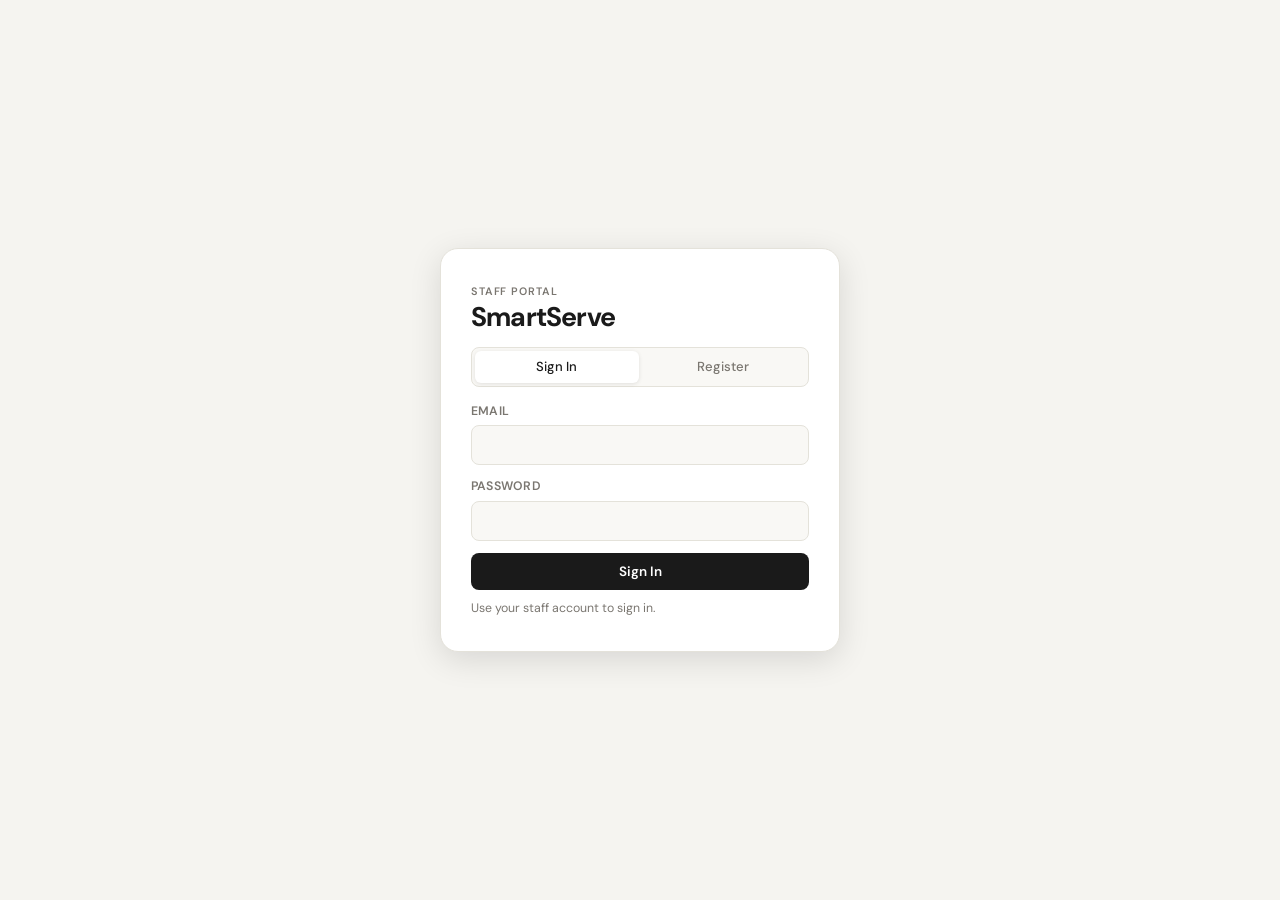
<file: index (1).html>
<!doctype html>
<html lang="en">
  <head>
    <meta charset="utf-8" />
    <meta name="viewport" content="width=device-width, initial-scale=1" />
    <title>SmartServe Dashboard</title>
    <link rel="stylesheet" href="styles.css" />
  </head>
  <body>
    <section id="login-screen" class="login-screen">
      <div class="login-card">
        <div>
          <p class="eyebrow">Staff portal</p>
          <h1>SmartServe</h1>
        </div>

        <div class="auth-tabs">
          <button class="auth-tab active" id="tab-login" type="button">Sign In</button>
          <button class="auth-tab" id="tab-register" type="button">Register</button>
        </div>

        <!-- Login form -->
        <form id="login-form" class="auth-form">
          <label>Email<input id="staff-email" type="email" autocomplete="email" required /></label>
          <label>Password<input id="staff-password" type="password" autocomplete="current-password" required /></label>
          <button class="primary-action" type="submit">Sign In</button>
          <p id="login-message" class="login-message">Use your staff account to sign in.</p>
        </form>

        <!-- Register form -->
        <form id="register-form" class="auth-form hidden">
          <label>Restaurant Name<input id="reg-restaurant" type="text" placeholder="e.g. Smart Cafe" required /></label>
          <label>Your Name<input id="reg-name" type="text" placeholder="e.g. Ravi Kumar" required /></label>
          <label>Email<input id="reg-email" type="email" autocomplete="email" required /></label>
          <label>Password (min 6 chars)<input id="reg-password" type="password" autocomplete="new-password" minlength="6" required /></label>
          <button class="primary-action" type="submit">Create Account</button>
          <p id="register-message" class="login-message">You will be the owner of this restaurant.</p>
        </form>
      </div>
    </section>

    <main class="shell dashboard-shell">
      <header class="topbar">
        <div>
          <p class="eyebrow">Restaurant dashboard</p>
          <h1>SmartServe</h1>
        </div>
        <div class="dashboard-actions">
          <div id="live-indicator" class="live-indicator">
            <span></span>
            <strong id="sync-status">Local prototype</strong>
          </div>
          <a id="customer-preview-link" class="primary-link" href="customer.html?table=T1" target="_blank" rel="noopener">Customer Preview</a>
          <button id="logout-btn" class="secondary-action" type="button">Sign Out</button>
        </div>
      </header>

      <section class="status-strip" aria-label="Restaurant status">
        <div><span class="status-label">Restaurant id</span><strong id="restaurant-id-label">demo-restaurant</strong></div>
        <div><span class="status-label">Selected table</span><strong id="active-table-label">Table 1</strong></div>
        <div><span class="status-label">Open sessions</span><strong id="open-session-count">0</strong></div>
        <div><span class="status-label">Invoices saved</span><strong id="invoice-count">0</strong></div>
      </section>

      <div id="notification" class="notification hidden" role="status">
        <strong>New order received</strong>
        <span id="notification-text"></span>
      </div>

      <section class="dashboard-grid">
        <section class="tables-board" aria-labelledby="tables-title">
          <div class="section-title">
            <div>
              <h2 id="tables-title">Table floor + QR codes</h2>
              <span id="active-orders-count">0 active orders</span>
            </div>
            <form id="table-count-form" class="table-count-form">
              <label>Total tables<input id="table-count-input" type="text" inputmode="numeric" value="4" /></label>
              <button class="secondary-action" type="submit">Set</button>
              <button id="add-table-btn" class="primary-action" type="button">Add Table</button>
            </form>
          </div>
          <div id="table-cards" class="table-cards table-cards-qr"></div>
        </section>

        <section class="bill-board" aria-labelledby="bill-title">
          <div class="section-title">
            <h2 id="bill-title">Itemized bill</h2>
            <span id="bill-state">Table 1</span>
          </div>
          <div id="bill-detail" class="bill-detail"></div>
          <button id="close-table-btn" class="close-action">Close Table</button>
        </section>
      </section>

      <section class="menu-manager" aria-labelledby="menu-manager-title">
        <div class="section-title">
          <h2 id="menu-manager-title">Menu manager</h2>
          <span>Edit what customers see instantly</span>
        </div>
        <form id="menu-form" class="menu-form">
          <input type="hidden" id="menu-item-id" />
          <label>Item name<input id="menu-name" type="text" placeholder="Masala Dosa" required /></label>
          <label>Price<input id="menu-price" type="text" inputmode="numeric" placeholder="180" required /></label>
          <label>Category
            <select id="menu-category" required>
              <option value="popular">Popular</option>
              <option value="mains">Mains</option>
              <option value="drinks">Drinks</option>
              <option value="dessert">Dessert</option>
            </select>
          </label>
          <label class="wide-field">Description<input id="menu-desc" type="text" placeholder="Short menu description" required /></label>
          <label class="toggle-field"><input id="menu-available" type="checkbox" checked /> Available to order</label>
          <div class="form-actions">
            <button id="save-menu-item-btn" class="primary-action" type="submit">Add Item</button>
            <button id="cancel-menu-edit-btn" class="secondary-action" type="button">Clear</button>
          </div>
        </form>
        <div id="menu-editor-list" class="menu-editor-list"></div>
      </section>

      <section class="history-board" aria-labelledby="history-title">
        <div class="section-title">
          <h2 id="history-title">Invoice history</h2>
          <span>Saved in Firebase</span>
        </div>
        <div id="invoice-history" class="invoice-history empty">No closed tables yet.</div>
      </section>
    </main>

    <audio id="beep" preload="auto">
      <source src="[data-uri]" type="audio/wav" />
    </audio>
    <script src="firebase-config.js"></script>
    <script src="app.js"></script>
  </body>
</html>
</file>
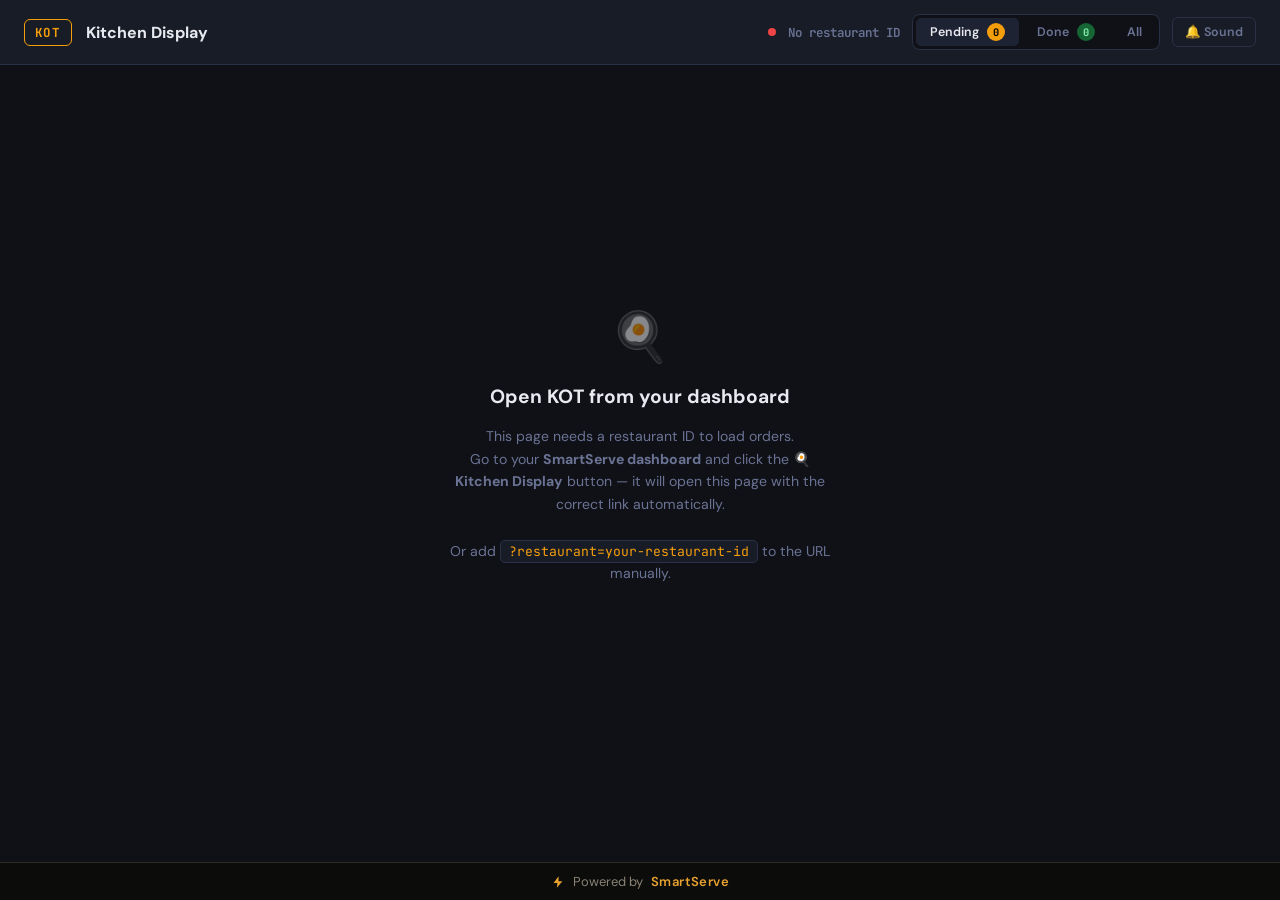
<file: kot.html>
<!doctype html>
<html lang="en">
<head>
  <link rel="apple-touch-icon" sizes="180x180" href="apple-touch-icon.png">
<link rel="icon" type="image/png" sizes="32x32" href="favicon-32x32.png">
<link rel="icon" type="image/png" sizes="16x16" href="favicon-16x16.png">
<link rel="manifest" href="site.webmanifest">
  <meta charset="utf-8" />
  <meta name="viewport" content="width=device-width, initial-scale=1" />
  <title>SmartServe — Kitchen Display</title>
  <link rel="preconnect" href="https://fonts.googleapis.com" />
  <link href="https://fonts.googleapis.com/css2?family=JetBrains+Mono:wght@400;600;700&family=DM+Sans:wght@400;500;600;700&display=swap" rel="stylesheet" />
  <style>
    :root {
      --bg:        #0f1117;
      --surface:   #181c27;
      --surface-2: #1e2333;
      --border:    #2a3047;
      --text:      #e8eaf0;
      --muted:     #6b7394;
      --green:     #22c55e;
      --green-dim: #166534;
      --amber:     #f59e0b;
      --amber-dim: #92400e;
      --red:       #ef4444;
      --blue:      #60a5fa;
      --accent:    #f59e0b;
      --mono:      'JetBrains Mono', monospace;
      --sans:      'DM Sans', sans-serif;
    }

    *, *::before, *::after { box-sizing: border-box; margin: 0; padding: 0; }

    body {
      font-family: var(--sans);
      background: var(--bg);
      color: var(--text);
      min-height: 100vh;
      -webkit-font-smoothing: antialiased;
    }

    .header {
      display: flex;
      align-items: center;
      justify-content: space-between;
      padding: 14px 24px;
      background: var(--surface);
      border-bottom: 1px solid var(--border);
      position: sticky;
      top: 0;
      z-index: 50;
      gap: 16px;
      flex-wrap: wrap;
    }

    .header-left { display: flex; align-items: center; gap: 14px; }

    .logo {
      font-family: var(--mono);
      font-size: 0.78rem;
      font-weight: 700;
      letter-spacing: 0.12em;
      text-transform: uppercase;
      color: var(--accent);
      padding: 4px 10px;
      border: 1.5px solid var(--accent);
      border-radius: 6px;
      white-space: nowrap;
    }

    .page-title { font-size: 1rem; font-weight: 700; color: var(--text); }

    .header-right { display: flex; align-items: center; gap: 12px; flex-wrap: wrap; }

    .live-dot {
      width: 8px; height: 8px;
      border-radius: 50%;
      background: var(--green);
      animation: pulse 2s infinite;
      flex-shrink: 0;
    }

    @keyframes pulse { 0%,100%{opacity:1} 50%{opacity:.35} }

    .status-text {
      font-size: 0.78rem;
      font-weight: 600;
      color: var(--muted);
      font-family: var(--mono);
    }

    .filter-tabs {
      display: flex;
      gap: 4px;
      background: var(--bg);
      border: 1px solid var(--border);
      border-radius: 8px;
      padding: 3px;
    }

    .filter-tab {
      padding: 5px 14px;
      border-radius: 5px;
      border: none;
      background: transparent;
      font-size: 0.78rem;
      font-weight: 600;
      color: var(--muted);
      cursor: pointer;
      font-family: var(--sans);
      transition: background .15s, color .15s;
      white-space: nowrap;
    }

    .filter-tab.active { background: var(--surface-2); color: var(--text); }

    .badge-count {
      display: inline-flex;
      align-items: center;
      justify-content: center;
      min-width: 18px;
      height: 18px;
      padding: 0 5px;
      border-radius: 9px;
      background: var(--amber);
      color: #000;
      font-size: 0.65rem;
      font-weight: 700;
      margin-left: 5px;
      font-family: var(--mono);
    }

    .btn-sound {
      padding: 6px 12px;
      background: transparent;
      border: 1px solid var(--border);
      border-radius: 6px;
      color: var(--muted);
      font-size: 0.78rem;
      font-weight: 600;
      cursor: pointer;
      font-family: var(--sans);
      transition: border-color .15s, color .15s;
    }
    .btn-sound:hover { border-color: var(--accent); color: var(--accent); }
    .btn-sound.muted-state { color: var(--red); border-color: var(--red); }

    .no-restaurant {
      display: flex;
      flex-direction: column;
      align-items: center;
      justify-content: center;
      min-height: 80vh;
      gap: 16px;
      padding: 40px 20px;
      text-align: center;
    }

    .no-restaurant .icon { font-size: 3rem; opacity: .5; }
    .no-restaurant h2 { font-size: 1.2rem; font-weight: 700; color: var(--text); }
    .no-restaurant p { font-size: 0.88rem; color: var(--muted); max-width: 380px; line-height: 1.6; }
    .no-restaurant code {
      font-family: var(--mono);
      font-size: 0.82rem;
      background: var(--surface);
      border: 1px solid var(--border);
      padding: 2px 8px;
      border-radius: 5px;
      color: var(--accent);
    }

    .board { padding: 20px 20px 40px; }

    .empty-state {
      display: flex;
      flex-direction: column;
      align-items: center;
      justify-content: center;
      padding: 80px 20px;
      gap: 12px;
      color: var(--muted);
    }

    .empty-state .icon { font-size: 2.5rem; opacity: .4; }
    .empty-state p { font-size: 0.9rem; font-weight: 500; }
    .empty-state small { font-size: 0.78rem; opacity: .7; }

    .ticket-grid {
      display: grid;
      grid-template-columns: repeat(auto-fill, minmax(280px, 1fr));
      gap: 16px;
    }

    .ticket {
      background: var(--surface);
      border: 1.5px solid var(--border);
      border-radius: 14px;
      overflow: hidden;
      display: flex;
      flex-direction: column;
      transition: border-color .2s, box-shadow .2s, opacity .3s;
      animation: ticketIn .3s ease;
    }

    @keyframes ticketIn {
      from { opacity: 0; transform: translateY(10px) scale(.97); }
      to   { opacity: 1; transform: translateY(0)  scale(1); }
    }

    .ticket.new-order {
      border-color: var(--amber);
      box-shadow: 0 0 0 1px var(--amber), 0 0 20px rgba(245,158,11,.15);
    }

    .ticket.done { border-color: var(--border); opacity: .55; }

    .ticket.completing {
      border-color: var(--green);
      box-shadow: 0 0 0 1px var(--green), 0 0 20px rgba(34,197,94,.15);
    }

    .ticket-head {
      display: flex;
      align-items: center;
      justify-content: space-between;
      padding: 14px 16px 12px;
      border-bottom: 1px solid var(--border);
      gap: 8px;
    }

    .table-label {
      font-family: var(--mono);
      font-size: 1.3rem;
      font-weight: 700;
      color: var(--text);
      letter-spacing: -.02em;
    }

    .ticket-meta {
      display: flex;
      flex-direction: column;
      align-items: flex-end;
      gap: 4px;
    }

    .ticket-time { font-family: var(--mono); font-size: 0.72rem; color: var(--muted); }

    .ticket-status-badge {
      display: inline-block;
      padding: 2px 8px;
      border-radius: 5px;
      font-size: 0.65rem;
      font-weight: 700;
      text-transform: uppercase;
      letter-spacing: .06em;
      font-family: var(--mono);
    }

    .ticket-status-badge.pending { background: rgba(245,158,11,.15); color: var(--amber); }
    .ticket-status-badge.done    { background: rgba(34,197,94,.12);  color: var(--green); }

    .elapsed {
      font-family: var(--mono);
      font-size: 0.75rem;
      font-weight: 600;
      color: var(--muted);
    }

    .elapsed.warn  { color: var(--amber); }
    .elapsed.alert { color: var(--red); animation: blink 1s infinite; }

    @keyframes blink { 0%,100%{opacity:1} 50%{opacity:.4} }

    .ticket-items {
      padding: 12px 16px;
      flex: 1;
      display: flex;
      flex-direction: column;
      gap: 8px;
    }

    .kot-item {
      display: flex;
      align-items: baseline;
      justify-content: space-between;
      gap: 8px;
    }

    .kot-item-name { font-size: 0.95rem; font-weight: 600; color: var(--text); line-height: 1.3; }

    .kot-item-qty {
      font-family: var(--mono);
      font-size: 1rem;
      font-weight: 700;
      color: var(--accent);
      white-space: nowrap;
      background: rgba(245,158,11,.1);
      padding: 1px 7px;
      border-radius: 5px;
      flex-shrink: 0;
    }

    .ticket-foot {
      padding: 12px 16px;
      border-top: 1px solid var(--border);
      display: flex;
      align-items: center;
      justify-content: space-between;
      gap: 8px;
    }

    .item-count { font-size: 0.78rem; color: var(--muted); font-family: var(--mono); }

    .btn-done {
      padding: 8px 20px;
      background: rgba(34,197,94,.12);
      color: var(--green);
      border: 1.5px solid rgba(34,197,94,.3);
      border-radius: 8px;
      font-size: 0.82rem;
      font-weight: 700;
      cursor: pointer;
      font-family: var(--sans);
      transition: background .15s, border-color .15s;
      letter-spacing: .02em;
    }

    .btn-done:hover { background: rgba(34,197,94,.2); border-color: var(--green); }
    .btn-done:disabled { opacity: .4; cursor: not-allowed; }

    .btn-undo {
      padding: 8px 14px;
      background: transparent;
      color: var(--muted);
      border: 1px solid var(--border);
      border-radius: 8px;
      font-size: 0.78rem;
      font-weight: 600;
      cursor: pointer;
      font-family: var(--sans);
      transition: color .15s, border-color .15s;
    }

    .btn-undo:hover { color: var(--text); border-color: var(--muted); }

    .stats-bar {
      display: flex;
      gap: 12px;
      margin-bottom: 20px;
      flex-wrap: wrap;
    }

    .stat-chip {
      background: var(--surface);
      border: 1px solid var(--border);
      border-radius: 8px;
      padding: 8px 16px;
      display: flex;
      align-items: center;
      gap: 8px;
      font-size: 0.82rem;
    }

    .stat-chip .num { font-family: var(--mono); font-weight: 700; font-size: 1.1rem; }
    .stat-chip .lbl { color: var(--muted); font-weight: 500; }
    .stat-chip.pending-stat .num { color: var(--amber); }
    .stat-chip.done-stat    .num { color: var(--green); }

    @media (max-width: 600px) {
      .header { padding: 12px 14px; }
      .board  { padding: 14px 14px 40px; }
      .ticket-grid { grid-template-columns: 1fr; }
      .filter-tabs { order: 3; width: 100%; }
    }
  </style>
</head>
<body>

  <div class="header">
    <div class="header-left">
      <div class="logo">KOT</div>
      <span class="page-title">Kitchen Display</span>
    </div>
    <div class="header-right">
      <span class="live-dot" id="live-dot"></span>
      <span class="status-text" id="kot-status">Connecting…</span>
      <div class="filter-tabs">
        <button class="filter-tab active" data-filter="pending">Pending <span class="badge-count" id="badge-pending">0</span></button>
        <button class="filter-tab"        data-filter="done">Done <span class="badge-count" id="badge-done" style="background:#166534;color:#86efac">0</span></button>
        <button class="filter-tab"        data-filter="all">All</button>
      </div>
      <button class="btn-sound" id="btn-sound" title="Toggle sound">🔔 Sound</button>
    </div>
  </div>

  <div class="board" id="board">
    <div class="stats-bar" id="stats-bar" style="display:none">
      <div class="stat-chip pending-stat">
        <span class="num" id="stat-pending">0</span>
        <span class="lbl">Pending orders</span>
      </div>
      <div class="stat-chip done-stat">
        <span class="num" id="stat-done">0</span>
        <span class="lbl">Completed today</span>
      </div>
    </div>

    <div class="no-restaurant" id="no-restaurant-msg" style="display:none">
      <div class="icon">🍳</div>
      <h2>Open KOT from your dashboard</h2>
      <p>
        This page needs a restaurant ID to load orders.<br />
        Go to your <strong>SmartServe dashboard</strong> and click the
        <strong>🍳 Kitchen Display</strong> button — it will open this page with the correct link automatically.
      </p>
      <p style="margin-top:8px">
        Or add <code>?restaurant=your-restaurant-id</code> to the URL manually.
      </p>
    </div>

    <div class="empty-state" id="empty-state">
      <div class="icon">🍳</div>
      <p>Waiting for orders…</p>
      <small>New orders will appear here in real time</small>
    </div>
    <div class="ticket-grid" id="ticket-grid" style="display:none"></div>
  </div>

  <script src="firebase-config.js"></script>
  <script>
  (function () {
    const FBV = "10.12.5";

    /*
     * tickets{}  — source of truth for rendering.
     *              Each value is the raw Firestore doc data BUT with
     *              .status overridden by whatever WE set locally.
     *
     * The key insight of this fix:
     *   We store OUR intended status directly inside tickets[id].status
     *   before the Firestore write, and we NEVER let the snapshot overwrite
     *   tickets[id].status while a local change is in flight.
     *
     *   inFlight  — Set of IDs currently being written to Firestore.
     *               While an ID is in this set the snapshot handler skips it
     *               entirely (doesn't touch tickets[id] at all).
     */
    const tickets  = {};
    const inFlight = new Set();
    let   initialLoad   = true;   // true until the very first snapshot batch lands
    let   currentFilter = "pending";
    let   soundEnabled  = true;

    const restaurantId = new URLSearchParams(window.location.search).get("restaurant");

    // ── Sound ──
    const soundBtn = document.getElementById("btn-sound");
    soundBtn.addEventListener("click", function () {
      soundEnabled = !soundEnabled;
      soundBtn.classList.toggle("muted-state", !soundEnabled);
      soundBtn.textContent = soundEnabled ? "🔔 Sound" : "🔕 Sound";
    });

    function playBeep() {
      if (!soundEnabled) return;
      try {
        const ctx  = new (window.AudioContext || window.webkitAudioContext)();
        const osc  = ctx.createOscillator();
        const gain = ctx.createGain();
        osc.connect(gain);
        gain.connect(ctx.destination);
        osc.frequency.setValueAtTime(880, ctx.currentTime);
        osc.frequency.setValueAtTime(660, ctx.currentTime + 0.08);
        gain.gain.setValueAtTime(0.35, ctx.currentTime);
        gain.gain.exponentialRampToValueAtTime(0.001, ctx.currentTime + 0.35);
        osc.start(ctx.currentTime);
        osc.stop(ctx.currentTime + 0.35);
      } catch (e) {}
    }

    // ── Filter tabs ──
    document.querySelectorAll(".filter-tab").forEach(function (btn) {
      btn.addEventListener("click", function () {
        document.querySelectorAll(".filter-tab").forEach(function (b) { b.classList.remove("active"); });
        btn.classList.add("active");
        currentFilter = btn.dataset.filter;
        renderTickets();
      });
    });

    // ── Status ──
    function setStatus(text, ok) {
      document.getElementById("kot-status").textContent = text;
      document.getElementById("live-dot").style.background = ok ? "var(--green)" : "var(--red)";
    }

    // ── Elapsed helpers ──
    function elapsedLabel(isoString) {
      const diff = Math.floor((Date.now() - new Date(isoString)) / 1000);
      if (diff < 60)   return diff + "s ago";
      if (diff < 3600) return Math.floor(diff / 60) + "m ago";
      return Math.floor(diff / 3600) + "h ago";
    }

    function elapsedClass(isoString) {
      const mins = (Date.now() - new Date(isoString)) / 60000;
      if (mins >= 15) return "alert";
      if (mins >= 8)  return "warn";
      return "";
    }

    function escH(v) {
      return String(v || "").replace(/[&<>"']/g, function (c) {
        return ({ "&": "&amp;", "<": "&lt;", ">": "&gt;", '"': "&quot;", "'": "&#39;" })[c];
      });
    }

    function totalQty(items) {
      return (items || []).reduce(function (s, i) { return s + (i.qty || 1); }, 0);
    }

    function buildTicketHTML(id, t) {
      const isDone = t.status === "done";
      const elCls  = isDone ? "" : elapsedClass(t.createdAt);
      const elText = elapsedLabel(t.createdAt);
      const items  = t.items || [];
      const qty    = totalQty(items);

      return '<div class="ticket ' + (isDone ? "done" : "new-order") + '" id="tkt-' + escH(id) + '">' +
        '<div class="ticket-head">' +
          '<div class="table-label">Table ' + escH(String(t.tableId || "").replace(/\D/g, "")) + '</div>' +
          '<div class="ticket-meta">' +
            '<span class="ticket-status-badge ' + (isDone ? "done" : "pending") + '">' + (isDone ? "Done" : "Pending") + '</span>' +
            '<span class="elapsed ' + elCls + '" data-created="' + escH(t.createdAt) + '">' + elText + '</span>' +
          '</div>' +
        '</div>' +
        '<div class="ticket-items">' +
          items.map(function (item) {
            return '<div class="kot-item">' +
              '<span class="kot-item-name">' + escH(item.name) + '</span>' +
              '<span class="kot-item-qty">×' + (item.qty || 1) + '</span>' +
            '</div>';
          }).join("") +
        '</div>' +
        '<div class="ticket-foot">' +
          '<span class="item-count">' + qty + ' item' + (qty === 1 ? "" : "s") + '</span>' +
          (isDone
            ? '<button class="btn-undo" onclick="undoTicket(\'' + escH(id) + '\')">Undo</button>'
            : '<button class="btn-done" onclick="markDone(\'' + escH(id) + '\')">✓ Done</button>'
          ) +
        '</div>' +
      '</div>';
    }

    function renderTickets() {
      const grid  = document.getElementById("ticket-grid");
      const empty = document.getElementById("empty-state");
      const stats = document.getElementById("stats-bar");

      const all     = Object.entries(tickets);
      const pending = all.filter(function (e) { return e[1].status !== "done"; });
      const done    = all.filter(function (e) { return e[1].status === "done"; });

      document.getElementById("stat-pending").textContent  = pending.length;
      document.getElementById("stat-done").textContent     = done.length;
      document.getElementById("badge-pending").textContent = pending.length;
      document.getElementById("badge-done").textContent    = done.length;

      let visible;
      if      (currentFilter === "pending") visible = pending;
      else if (currentFilter === "done")    visible = done;
      else                                  visible = all;

      visible.sort(function (a, b) {
        if (a[1].status === b[1].status) return new Date(b[1].createdAt) - new Date(a[1].createdAt);
        return a[1].status === "done" ? 1 : -1;
      });

      if (!visible.length) {
        grid.style.display  = "none";
        empty.style.display = "";
        empty.querySelector("p").textContent     = currentFilter === "done" ? "No completed orders yet" : "No pending orders — all clear! 🎉";
        empty.querySelector("small").textContent = currentFilter === "done" ? "Orders marked done will appear here" : "New tickets will appear the moment customers order";
        stats.style.display = all.length ? "" : "none";
        return;
      }

      grid.style.display  = "";
      empty.style.display = "none";
      stats.style.display = "";
      grid.innerHTML = visible.map(function (e) { return buildTicketHTML(e[0], e[1]); }).join("");
    }

    // Update elapsed timers every 30s
    setInterval(function () {
      document.querySelectorAll(".elapsed[data-created]").forEach(function (el) {
        const created = el.dataset.created;
        el.textContent = elapsedLabel(created);
        el.className   = "elapsed " + elapsedClass(created);
      });
    }, 30000);

    // ── Firebase ──
    let fsMod, db;

    // ── setTicketStatus: single place that handles both markDone and undo ──
    async function setTicketStatus(id, newStatus) {
      if (!tickets[id]) return;

      // 1. Lock this ticket against snapshot overwrites
      inFlight.add(id);

      // 2. Apply new status locally right now
      tickets[id].status = newStatus;

      // 3. Brief green/completing flash on the card
      const card = document.getElementById("tkt-" + id);
      if (card) {
        const btn = card.querySelector(".btn-done, .btn-undo");
        if (btn) { btn.disabled = true; btn.textContent = "Saving…"; }
        if (newStatus === "done") {
          card.classList.remove("new-order");
          card.classList.add("completing");
        }
      }

      // 4. Short visual pause then re-render with the new status
      await new Promise(function (r) { setTimeout(r, 350); });
      renderTickets();

      // 5. Write to Firestore (if connected)
      if (fsMod && db) {
        try {
          await fsMod.updateDoc(
            fsMod.doc(db, "restaurants", restaurantId, "kot", id),
            { status: newStatus }
          );
          // Write confirmed — unlock. The confirming snapshot will arrive
          // but tickets[id].status is already correct so it doesn't matter.
        } catch (err) {
          console.error("Firestore write failed:", err);
          // Revert the local status so the UI is honest about the failure
          tickets[id].status = newStatus === "done" ? "pending" : "done";
          renderTickets();
          alert("Could not save — check your connection.\n\n" + err.message);
        }
      }

      // 6. Unlock regardless of success/failure
      inFlight.delete(id);
    }

    window.markDone   = function (id) { return setTicketStatus(id, "done");    };
    window.undoTicket = function (id) { return setTicketStatus(id, "pending"); };

    async function startKot() {
      if (!restaurantId) {
        document.getElementById("no-restaurant-msg").style.display = "";
        document.getElementById("empty-state").style.display = "none";
        setStatus("No restaurant ID", false);
        return;
      }

      if (!window.SMARTSERVE_FIREBASE_CONFIG ||
          !window.SMARTSERVE_FIREBASE_CONFIG.apiKey ||
          window.SMARTSERVE_FIREBASE_CONFIG.apiKey.includes("PASTE_")) {
        setStatus("Firebase not configured", false);
        document.getElementById("empty-state").querySelector("p").textContent = "Firebase not configured";
        document.getElementById("empty-state").querySelector("small").textContent = "Set up firebase-config.js and refresh";
        return;
      }

      setStatus("Connecting…", false);

      try {
        const [appM, fsM] = await Promise.all([
          import("https://www.gstatic.com/firebasejs/" + FBV + "/firebase-app.js"),
          import("https://www.gstatic.com/firebasejs/" + FBV + "/firebase-firestore.js"),
        ]);

        fsMod = fsM;

        let app;
        try { app = appM.getApp("kot"); }
        catch { app = appM.initializeApp(window.SMARTSERVE_FIREBASE_CONFIG, "kot"); }

        db = fsM.getFirestore(app);

        const kotCol = fsM.collection(db, "restaurants", restaurantId, "kot");
        const q      = fsM.query(kotCol, fsM.orderBy("createdAt", "desc"), fsM.limit(100));

        fsM.onSnapshot(q, function (snap) {
          let hasNew = false;

          snap.docChanges().forEach(function (change) {
            const id   = change.doc.id;
            const data = change.doc.data();

            // ── CORE FIX ──────────────────────────────────────────────────
            // If we are currently writing this ticket, SKIP the snapshot
            // entirely. Our local tickets[id].status is already correct.
            // The snapshot is either the echo of our own write (harmless
            // but we don't want it to re-render) or a stale read —
            // either way we ignore it until inFlight clears.
            // ──────────────────────────────────────────────────────────────
            if (inFlight.has(id)) return;

            if (change.type === "added") {
              tickets[id] = data;
              if (!initialLoad && data.status !== "done") hasNew = true;
            }
            if (change.type === "modified") {
              tickets[id] = data;
            }
            if (change.type === "removed") {
              delete tickets[id];
            }
          });

          initialLoad = false;
          if (hasNew) playBeep();
          renderTickets();
          setStatus("Live · " + restaurantId, true);
          document.getElementById("stats-bar").style.display = "";
        }, function (e) {
          console.error("KOT snapshot failed", e);
          setStatus("Sync error — check Firestore rules", false);
        });

      } catch (e) {
        console.error("KOT boot failed", e);
        setStatus("Error: " + e.message, false);
      }
    }

    renderTickets();
    startKot();
  })();
  </script>
<!-- Powered by SmartServe -->
<div style="
  position: fixed;
  bottom: 0; left: 0; right: 0;
  z-index: 9998;
  background: rgba(13,12,10,0.92);
  backdrop-filter: blur(12px);
  border-top: 1px solid #2e2b24;
  padding: 10px 20px;
  display: flex;
  align-items: center;
  justify-content: center;
  gap: 8px;
  font-family: 'DM Sans', sans-serif;
  font-size: 13px;
  color: #8a8375;
">
  <svg width="14" height="14" viewBox="0 0 24 24" fill="#e8a230" aria-hidden="true">
    <path d="M13 2L4.5 13.5H11L10 22L19.5 10.5H13L13 2Z"/>
  </svg>
  <span>Powered by</span>
  
    <a href="https://smartserve.in"
    target="_blank"
    rel="noopener noreferrer"
    style="
      color: #e8a230;
      text-decoration: none;
      font-weight: 600;
      letter-spacing: 0.03em;
      transition: color 0.2s;
    "
    onmouseenter="this.style.color='#f5c05a'"
    onmouseleave="this.style.color='#e8a230'"
  >SmartServe</a>
</div>

<!-- Push page content above the fixed bar -->
<style>
  body { padding-bottom: 44px !important; }
</style>
</body>
</html>
</file>
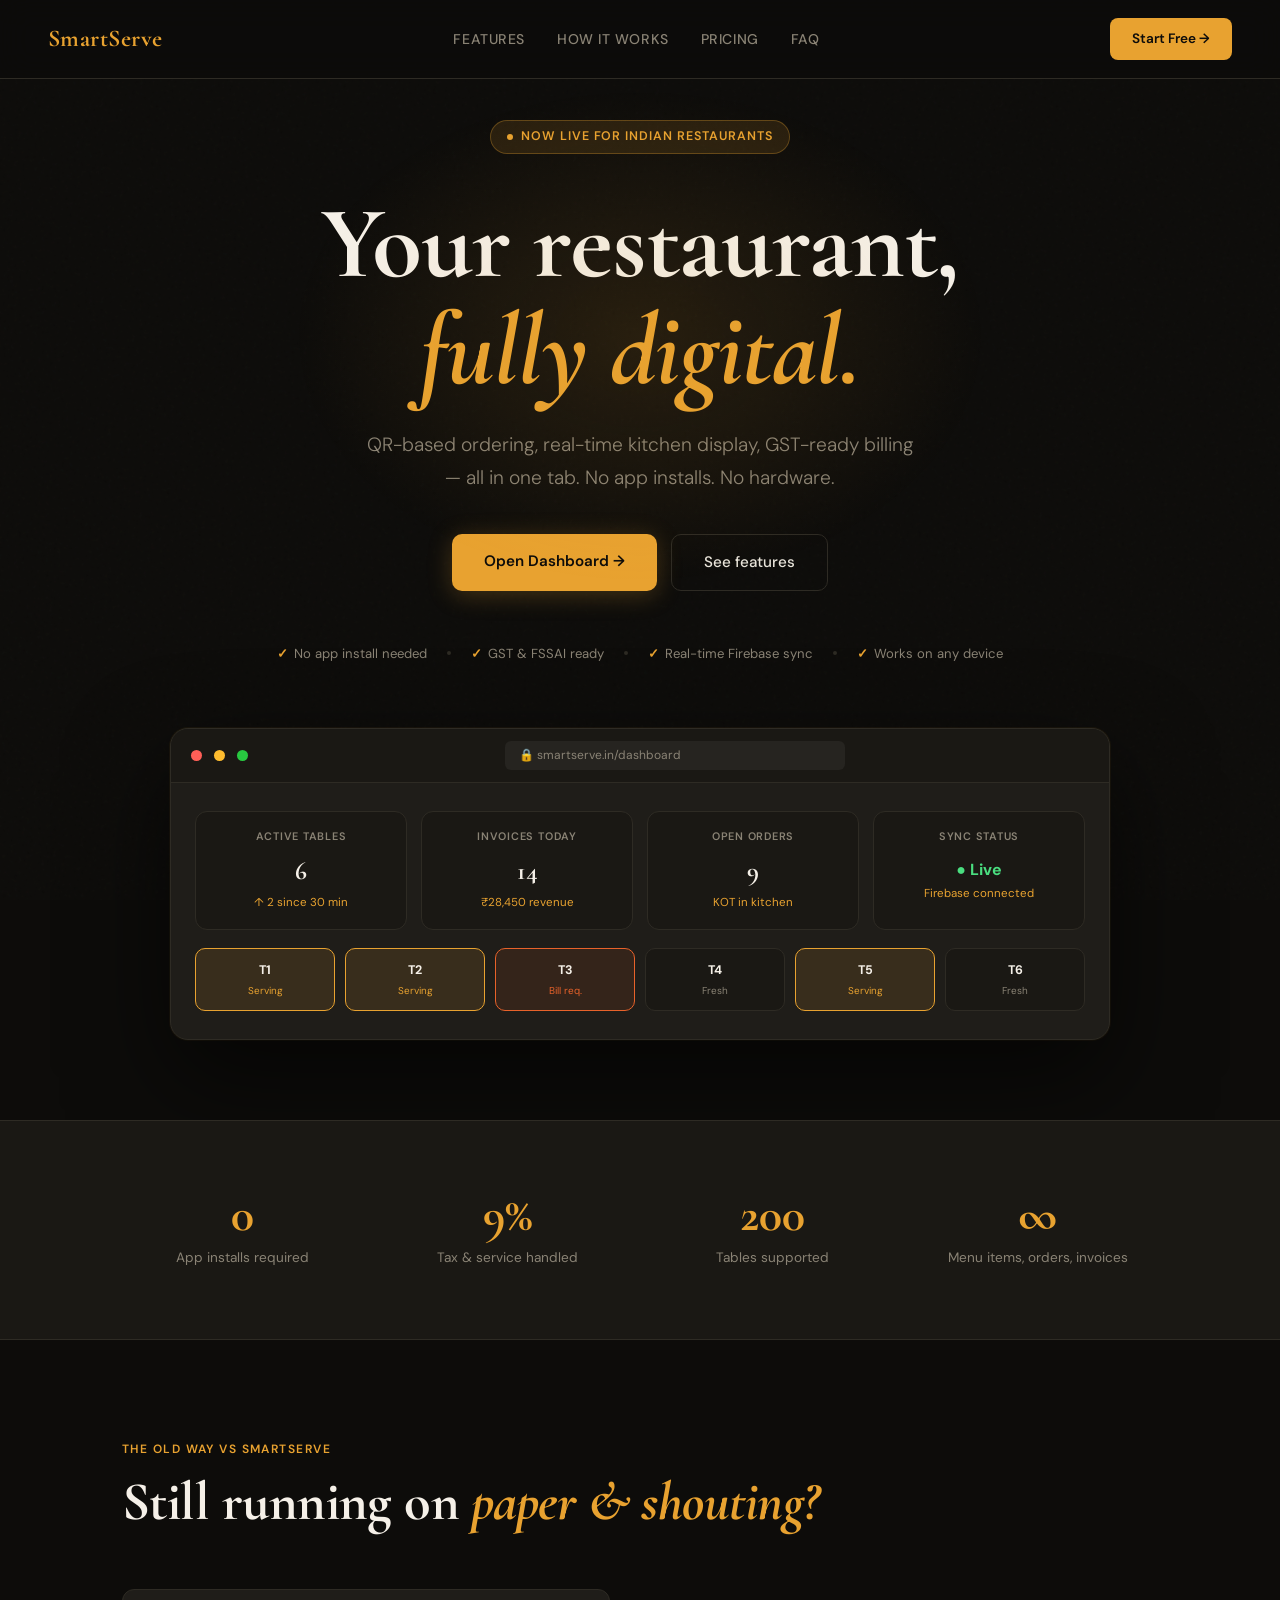
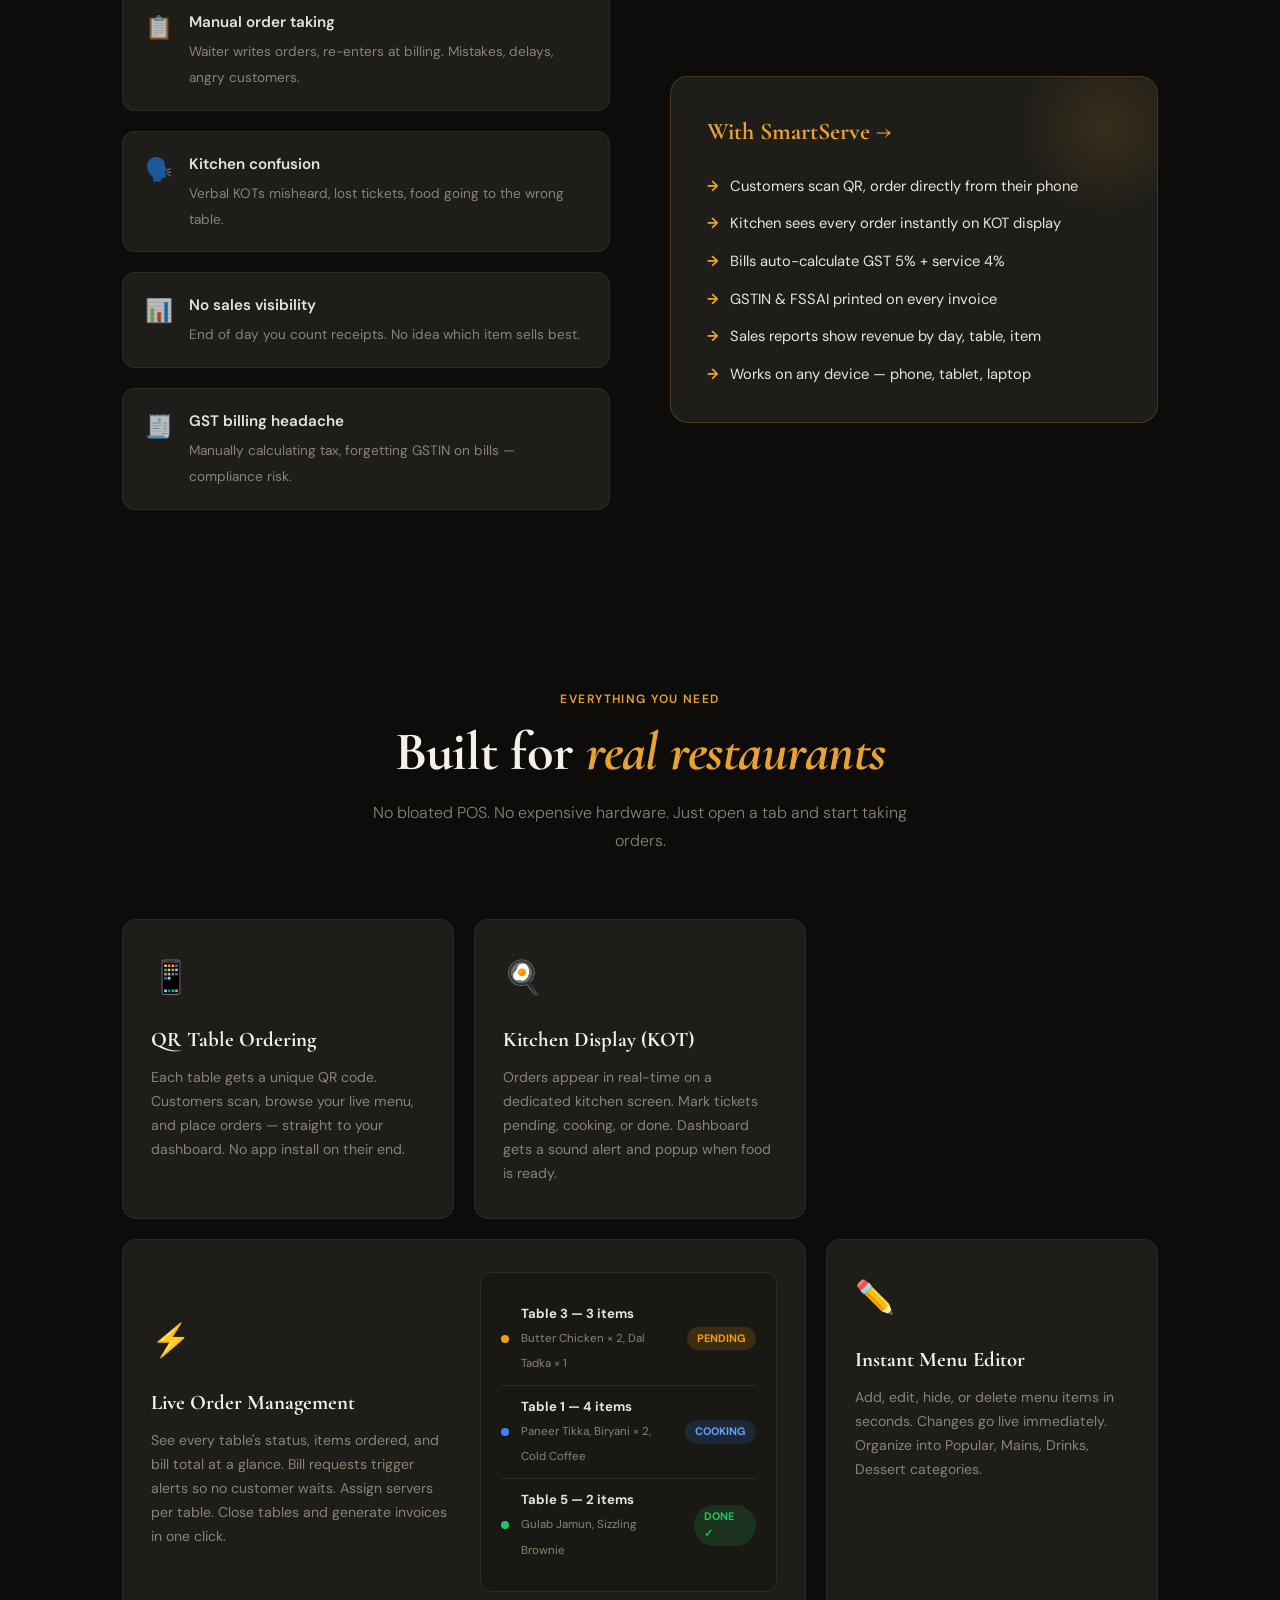
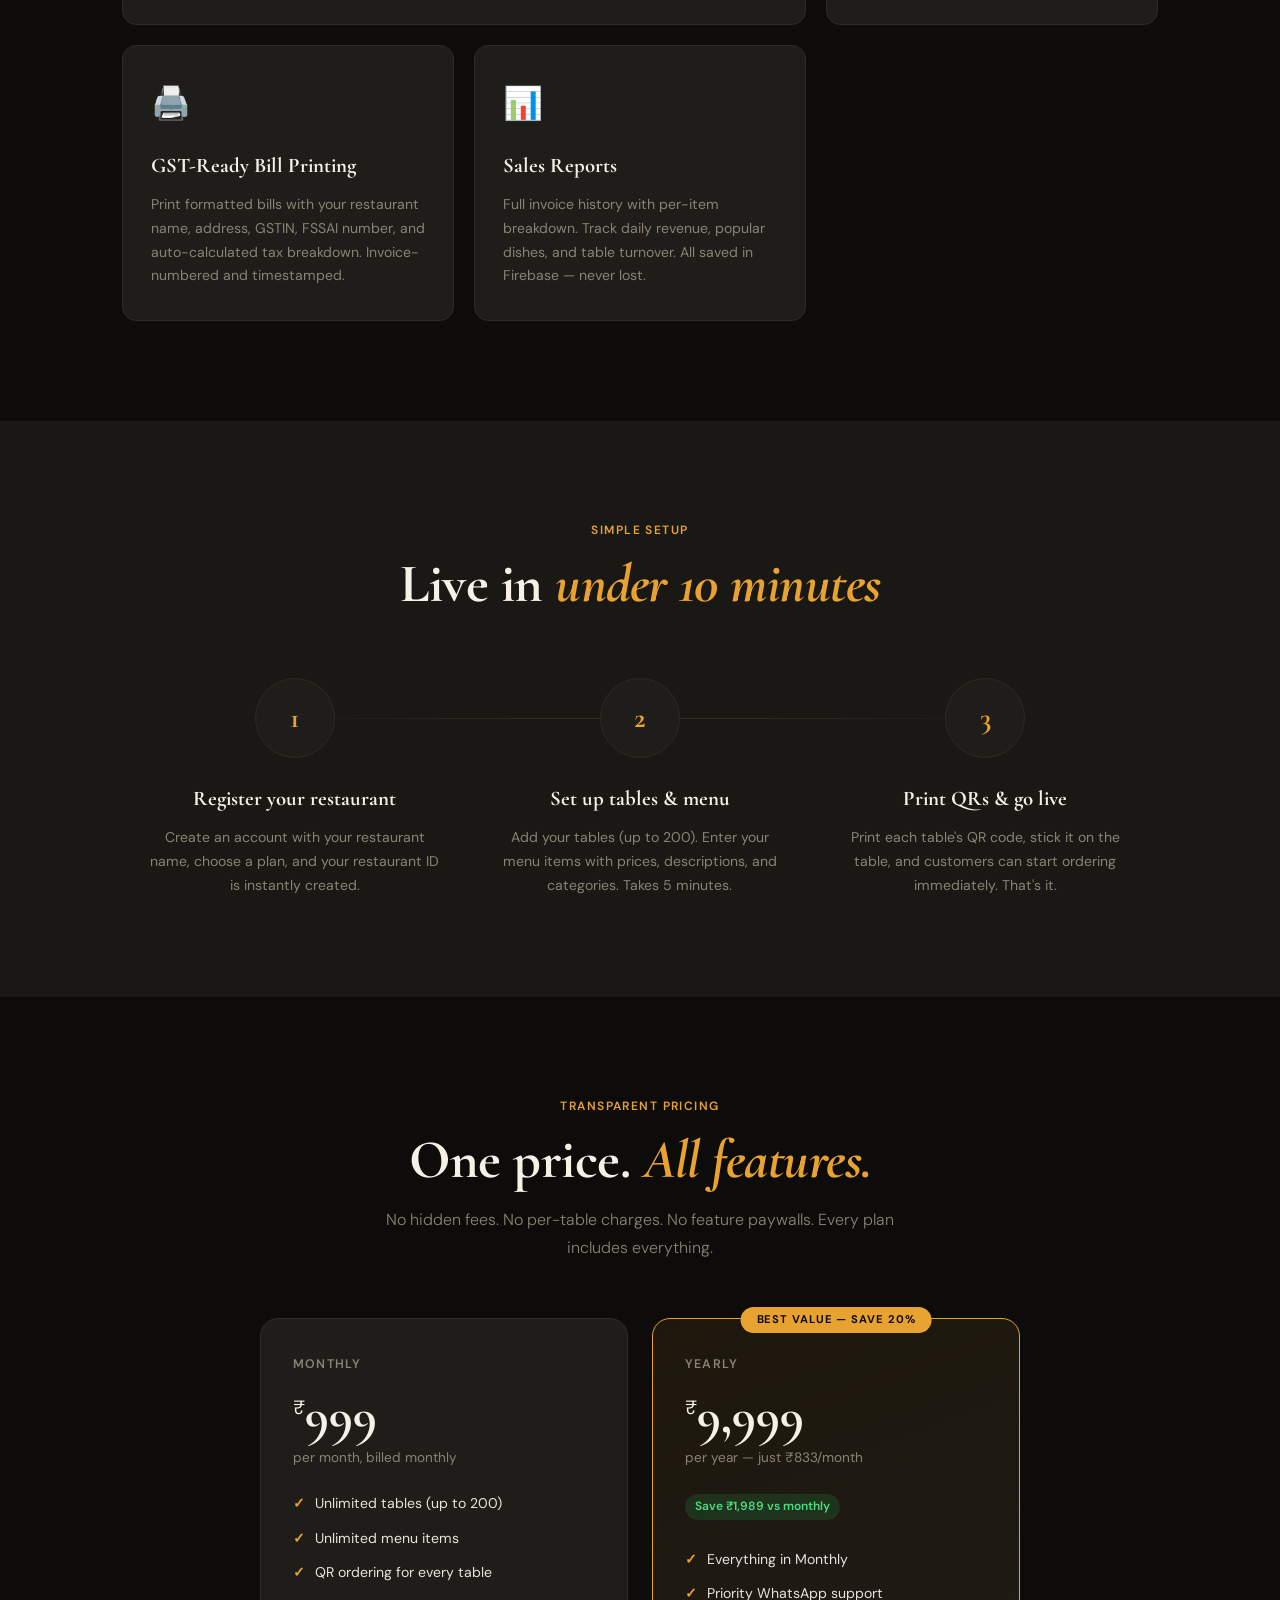
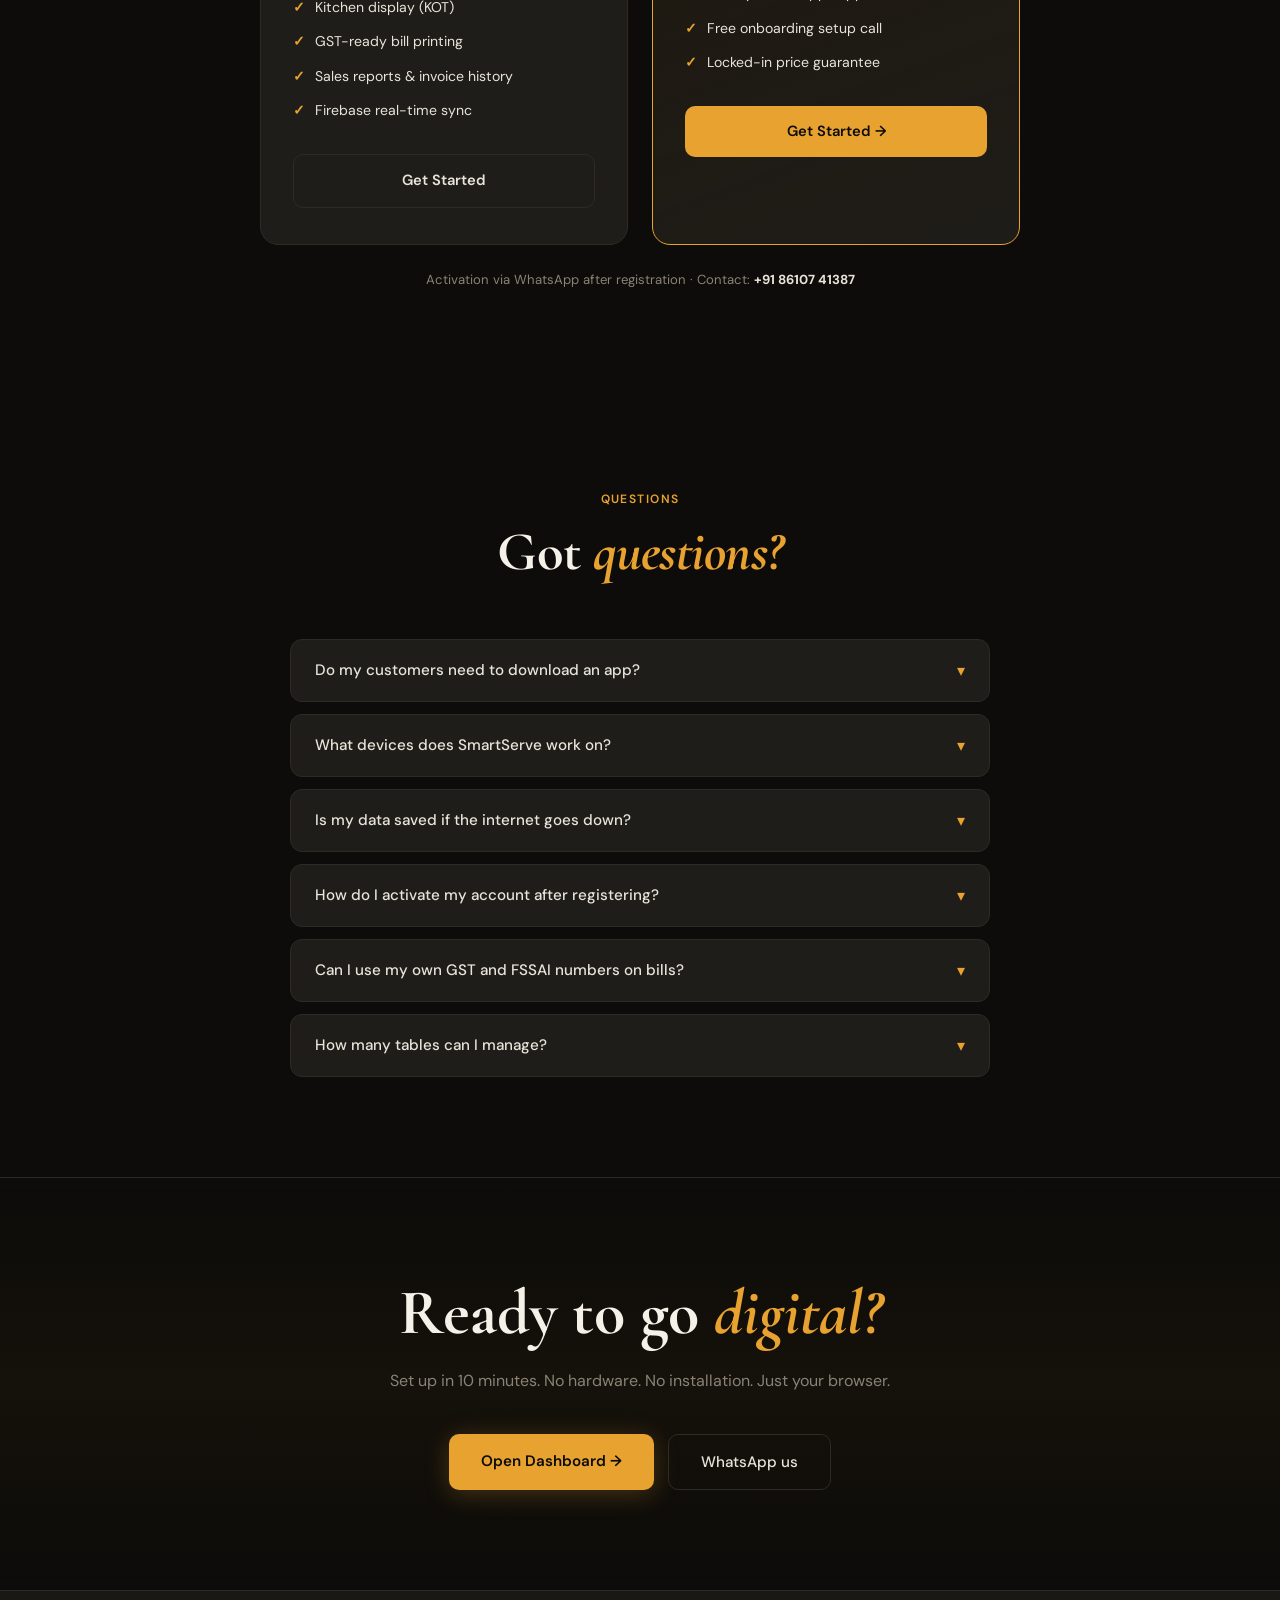
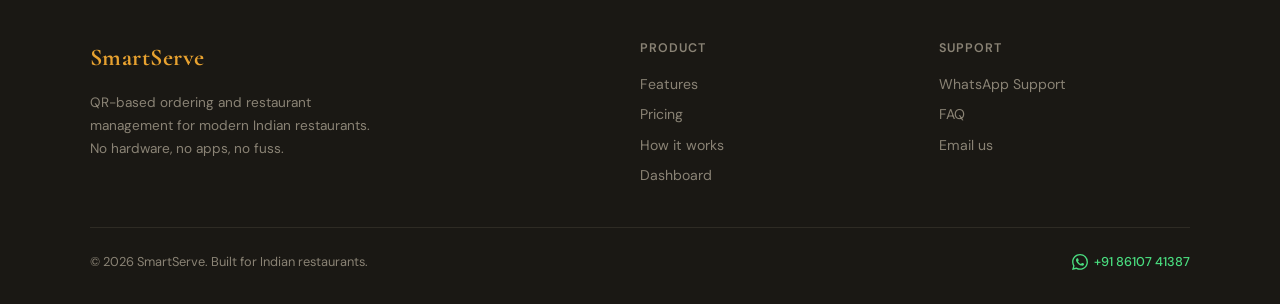
<file: smartserve-landing.html>
<!doctype html>
<html lang="en">
<head>
  <meta charset="utf-8" />
  <meta name="viewport" content="width=device-width, initial-scale=1" />
  <title>SmartServe — QR Ordering & Restaurant Management</title>
  <link rel="preconnect" href="https://fonts.googleapis.com" />
  <link rel="preconnect" href="https://fonts.gstatic.com" crossorigin />
  <link href="https://fonts.googleapis.com/css2?family=Cormorant+Garamond:ital,wght@0,400;0,600;0,700;1,400;1,600&family=DM+Sans:wght@300;400;500;600&display=swap" rel="stylesheet" />
  <style>
    *, *::before, *::after { box-sizing: border-box; margin: 0; padding: 0; }

    :root {
      --black:   #0d0c0a;
      --ink:     #1a1814;
      --card:    #1f1d19;
      --border:  #2e2b24;
      --amber:   #e8a230;
      --amber2:  #f5c05a;
      --amber-dim: rgba(232,162,48,0.12);
      --amber-glow: rgba(232,162,48,0.06);
      --cream:   #f5f0e8;
      --text:    #e8e4da;
      --muted:   #8a8375;
      --radius:  14px;
    }

    html { scroll-behavior: smooth; }

    body {
      background: var(--black);
      color: var(--text);
      font-family: 'DM Sans', sans-serif;
      font-weight: 400;
      line-height: 1.6;
      overflow-x: hidden;
    }

    /* ── Noise texture overlay ── */
    body::before {
      content: '';
      position: fixed;
      inset: 0;
      background-image: url("data:image/svg+xml,%3Csvg viewBox='0 0 256 256' xmlns='http://www.w3.org/2000/svg'%3E%3Cfilter id='noise'%3E%3CfeTurbulence type='fractalNoise' baseFrequency='0.9' numOctaves='4' stitchTiles='stitch'/%3E%3C/filter%3E%3Crect width='100%25' height='100%25' filter='url(%23noise)' opacity='0.04'/%3E%3C/svg%3E");
      pointer-events: none;
      z-index: 0;
      opacity: 0.5;
    }

    /* ─────────────── NAV ─────────────── */
    nav {
      position: fixed;
      top: 0; left: 0; right: 0;
      z-index: 100;
      display: flex;
      align-items: center;
      justify-content: space-between;
      padding: 18px 48px;
      background: rgba(13,12,10,0.82);
      backdrop-filter: blur(16px);
      border-bottom: 1px solid var(--border);
    }
    .nav-logo {
      font-family: 'Cormorant Garamond', serif;
      font-size: 1.5rem;
      font-weight: 700;
      color: var(--amber);
      letter-spacing: 0.02em;
      text-decoration: none;
    }
    .nav-links {
      display: flex;
      gap: 32px;
      list-style: none;
    }
    .nav-links a {
      color: var(--muted);
      text-decoration: none;
      font-size: 0.88rem;
      font-weight: 500;
      letter-spacing: 0.04em;
      text-transform: uppercase;
      transition: color 0.2s;
    }
    .nav-links a:hover { color: var(--text); }
    .nav-cta {
      background: var(--amber);
      color: var(--black);
      border: none;
      padding: 10px 22px;
      border-radius: 8px;
      font-size: 0.85rem;
      font-weight: 600;
      font-family: 'DM Sans', sans-serif;
      cursor: pointer;
      text-decoration: none;
      transition: background 0.2s, transform 0.15s;
    }
    .nav-cta:hover { background: var(--amber2); transform: translateY(-1px); }

    @media (max-width: 768px) {
      nav { padding: 14px 20px; }
      .nav-links { display: none; }
    }

    /* ─────────────── HERO ─────────────── */
    .hero {
      min-height: 100vh;
      display: flex;
      flex-direction: column;
      align-items: center;
      justify-content: center;
      text-align: center;
      padding: 120px 24px 80px;
      position: relative;
      overflow: hidden;
    }

    /* Radial glow behind hero */
    .hero::after {
      content: '';
      position: absolute;
      top: 30%;
      left: 50%;
      transform: translate(-50%, -50%);
      width: 700px;
      height: 500px;
      background: radial-gradient(ellipse, rgba(232,162,48,0.12) 0%, transparent 70%);
      pointer-events: none;
    }

    .hero-badge {
      display: inline-flex;
      align-items: center;
      gap: 8px;
      background: var(--amber-dim);
      border: 1px solid rgba(232,162,48,0.3);
      color: var(--amber);
      font-size: 0.78rem;
      font-weight: 600;
      letter-spacing: 0.08em;
      text-transform: uppercase;
      padding: 6px 16px;
      border-radius: 999px;
      margin-bottom: 36px;
      animation: fadeUp 0.6s ease both;
    }
    .hero-badge::before {
      content: '';
      width: 6px; height: 6px;
      background: var(--amber);
      border-radius: 50%;
      animation: pulse 2s infinite;
    }
    @keyframes pulse {
      0%, 100% { opacity: 1; transform: scale(1); }
      50% { opacity: 0.5; transform: scale(0.7); }
    }

    .hero h1 {
      font-family: 'Cormorant Garamond', serif;
      font-size: clamp(3.2rem, 8vw, 7rem);
      font-weight: 700;
      line-height: 1.05;
      letter-spacing: -0.01em;
      color: var(--cream);
      max-width: 900px;
      animation: fadeUp 0.7s 0.1s ease both;
    }
    .hero h1 em {
      font-style: italic;
      color: var(--amber);
    }

    .hero-sub {
      font-size: clamp(1rem, 2vw, 1.2rem);
      color: var(--muted);
      max-width: 560px;
      margin-top: 24px;
      line-height: 1.7;
      font-weight: 300;
      animation: fadeUp 0.7s 0.2s ease both;
    }

    .hero-actions {
      display: flex;
      gap: 14px;
      margin-top: 40px;
      flex-wrap: wrap;
      justify-content: center;
      animation: fadeUp 0.7s 0.3s ease both;
    }
    .btn-primary {
      background: var(--amber);
      color: var(--black);
      padding: 15px 32px;
      border-radius: 10px;
      font-size: 0.95rem;
      font-weight: 600;
      text-decoration: none;
      border: none;
      cursor: pointer;
      font-family: 'DM Sans', sans-serif;
      transition: background 0.2s, transform 0.15s, box-shadow 0.2s;
      box-shadow: 0 4px 24px rgba(232,162,48,0.25);
    }
    .btn-primary:hover {
      background: var(--amber2);
      transform: translateY(-2px);
      box-shadow: 0 8px 32px rgba(232,162,48,0.35);
    }
    .btn-ghost {
      background: transparent;
      color: var(--text);
      padding: 15px 32px;
      border-radius: 10px;
      font-size: 0.95rem;
      font-weight: 500;
      text-decoration: none;
      border: 1.5px solid var(--border);
      cursor: pointer;
      font-family: 'DM Sans', sans-serif;
      transition: border-color 0.2s, color 0.2s;
    }
    .btn-ghost:hover { border-color: var(--muted); color: var(--cream); }

    .hero-trust {
      display: flex;
      align-items: center;
      gap: 20px;
      margin-top: 52px;
      color: var(--muted);
      font-size: 0.82rem;
      animation: fadeUp 0.7s 0.4s ease both;
      flex-wrap: wrap;
      justify-content: center;
    }
    .hero-trust span { display: flex; align-items: center; gap: 6px; }
    .hero-trust span::before { content: '✓'; color: var(--amber); font-weight: 700; }
    .hero-sep { width: 4px; height: 4px; background: var(--border); border-radius: 50%; }

    /* ── Dashboard mockup ── */
    .hero-mockup {
      position: relative;
      margin-top: 64px;
      width: 100%;
      max-width: 940px;
      animation: fadeUp 0.9s 0.5s ease both;
    }
    .mockup-frame {
      background: var(--card);
      border: 1px solid var(--border);
      border-radius: 18px;
      overflow: hidden;
      box-shadow: 0 40px 100px rgba(0,0,0,0.6), 0 0 0 1px rgba(232,162,48,0.06);
    }
    .mockup-bar {
      background: var(--ink);
      border-bottom: 1px solid var(--border);
      padding: 12px 20px;
      display: flex;
      align-items: center;
      gap: 12px;
    }
    .dot { width: 11px; height: 11px; border-radius: 50%; }
    .dot-r { background: #ff5f57; }
    .dot-y { background: #febc2e; }
    .dot-g { background: #28c840; }
    .mockup-bar-url {
      flex: 1;
      background: rgba(255,255,255,0.05);
      border-radius: 6px;
      padding: 5px 14px;
      font-size: 0.75rem;
      color: var(--muted);
      display: flex;
      align-items: center;
      gap: 6px;
      max-width: 340px;
      margin: 0 auto;
    }
    .mockup-body {
      padding: 28px 24px;
      display: grid;
      grid-template-columns: repeat(4, 1fr);
      gap: 14px;
    }
    .m-stat {
      background: var(--ink);
      border: 1px solid var(--border);
      border-radius: 12px;
      padding: 16px;
    }
    .m-stat .m-lbl { font-size: 0.68rem; color: var(--muted); text-transform: uppercase; letter-spacing: 0.07em; font-weight: 600; }
    .m-stat .m-val { font-size: 1.6rem; font-weight: 700; color: var(--cream); margin-top: 6px; font-family: 'Cormorant Garamond', serif; }
    .m-stat .m-sub { font-size: 0.72rem; color: var(--amber); margin-top: 2px; }

    .mockup-tables {
      grid-column: 1 / -1;
      display: grid;
      grid-template-columns: repeat(6, 1fr);
      gap: 10px;
      margin-top: 4px;
    }
    .m-table {
      background: var(--ink);
      border: 1px solid var(--border);
      border-radius: 10px;
      padding: 12px 10px;
      text-align: center;
    }
    .m-table.active { border-color: var(--amber); background: var(--amber-dim); }
    .m-table.bill   { border-color: #e8622a; background: rgba(232,98,42,0.1); }
    .m-table .t-id  { font-size: 0.78rem; font-weight: 700; color: var(--cream); }
    .m-table .t-st  { font-size: 0.62rem; color: var(--muted); margin-top: 2px; }
    .m-table.active .t-st { color: var(--amber); }
    .m-table.bill .t-st { color: #e8622a; }

    @keyframes fadeUp {
      from { opacity: 0; transform: translateY(24px); }
      to   { opacity: 1; transform: translateY(0); }
    }

    /* ─────────────── SECTION COMMON ─────────────── */
    section { position: relative; z-index: 1; }
    .section-inner {
      max-width: 1100px;
      margin: 0 auto;
      padding: 0 32px;
    }
    .section-label {
      font-size: 0.75rem;
      font-weight: 600;
      letter-spacing: 0.12em;
      text-transform: uppercase;
      color: var(--amber);
      margin-bottom: 14px;
    }
    .section-title {
      font-family: 'Cormorant Garamond', serif;
      font-size: clamp(2.2rem, 5vw, 3.4rem);
      font-weight: 700;
      color: var(--cream);
      line-height: 1.1;
      letter-spacing: -0.01em;
    }
    .section-title em { font-style: italic; color: var(--amber); }
    .section-body {
      font-size: 1rem;
      color: var(--muted);
      line-height: 1.75;
      max-width: 560px;
      margin-top: 16px;
      font-weight: 300;
    }

    /* ─────────────── PROBLEM ─────────────── */
    .problem { padding: 100px 0 80px; }
    .problem-grid {
      display: grid;
      grid-template-columns: 1fr 1fr;
      gap: 60px;
      align-items: center;
      margin-top: 56px;
    }
    .problem-pains { display: flex; flex-direction: column; gap: 20px; }
    .pain-item {
      display: flex;
      align-items: flex-start;
      gap: 16px;
      background: var(--card);
      border: 1px solid var(--border);
      border-radius: 12px;
      padding: 20px 22px;
    }
    .pain-icon { font-size: 1.4rem; flex-shrink: 0; opacity: 0.7; }
    .pain-text strong { display: block; color: var(--text); font-weight: 600; font-size: 0.95rem; margin-bottom: 4px; }
    .pain-text span { font-size: 0.85rem; color: var(--muted); }

    .problem-after {
      background: var(--card);
      border: 1px solid rgba(232,162,48,0.2);
      border-radius: 18px;
      padding: 36px;
      position: relative;
      overflow: hidden;
    }
    .problem-after::before {
      content: '';
      position: absolute;
      top: -40px; right: -40px;
      width: 180px; height: 180px;
      background: radial-gradient(circle, rgba(232,162,48,0.12) 0%, transparent 70%);
    }
    .after-title {
      font-family: 'Cormorant Garamond', serif;
      font-size: 1.5rem;
      font-weight: 700;
      color: var(--amber);
      margin-bottom: 24px;
    }
    .after-list { list-style: none; display: flex; flex-direction: column; gap: 14px; }
    .after-list li {
      display: flex;
      align-items: center;
      gap: 12px;
      font-size: 0.92rem;
      color: var(--text);
    }
    .after-list li::before {
      content: '→';
      color: var(--amber);
      font-weight: 700;
      flex-shrink: 0;
    }

    @media (max-width: 768px) {
      .problem-grid { grid-template-columns: 1fr; gap: 36px; }
    }

    /* ─────────────── FEATURES ─────────────── */
    .features { padding: 100px 0; }
    .features-head { text-align: center; margin-bottom: 64px; }
    .features-head .section-body { margin: 16px auto 0; }

    .features-grid {
      display: grid;
      grid-template-columns: repeat(3, 1fr);
      gap: 20px;
    }
    .feat-card {
      background: var(--card);
      border: 1px solid var(--border);
      border-radius: var(--radius);
      padding: 32px 28px;
      transition: border-color 0.25s, transform 0.2s;
      position: relative;
      overflow: hidden;
    }
    .feat-card:hover { border-color: rgba(232,162,48,0.4); transform: translateY(-4px); }
    .feat-card::before {
      content: '';
      position: absolute;
      top: 0; left: 0; right: 0;
      height: 2px;
      background: linear-gradient(90deg, transparent, var(--amber), transparent);
      opacity: 0;
      transition: opacity 0.3s;
    }
    .feat-card:hover::before { opacity: 1; }
    .feat-icon {
      font-size: 2rem;
      margin-bottom: 20px;
      display: block;
    }
    .feat-card h3 {
      font-family: 'Cormorant Garamond', serif;
      font-size: 1.3rem;
      font-weight: 700;
      color: var(--cream);
      margin-bottom: 10px;
    }
    .feat-card p {
      font-size: 0.88rem;
      color: var(--muted);
      line-height: 1.7;
    }

    /* Wide card */
    .feat-card.wide {
      grid-column: span 2;
      display: grid;
      grid-template-columns: 1fr 1fr;
      gap: 32px;
      align-items: center;
    }
    .feat-card.wide .feat-visual {
      background: var(--ink);
      border-radius: 10px;
      padding: 20px;
      border: 1px solid var(--border);
    }
    .kot-row {
      display: flex;
      align-items: center;
      gap: 12px;
      padding: 10px 0;
      border-bottom: 1px solid var(--border);
    }
    .kot-row:last-child { border-bottom: none; }
    .kot-dot { width: 8px; height: 8px; border-radius: 50%; flex-shrink: 0; }
    .kot-dot.pending  { background: #f59e0b; }
    .kot-dot.cooking  { background: #3b82f6; animation: blink 1.2s infinite; }
    .kot-dot.done     { background: #22c55e; }
    @keyframes blink { 50% { opacity: 0.3; } }
    .kot-info strong { display: block; font-size: 0.82rem; color: var(--text); }
    .kot-info span   { font-size: 0.72rem; color: var(--muted); }
    .kot-badge {
      margin-left: auto;
      padding: 3px 10px;
      border-radius: 99px;
      font-size: 0.68rem;
      font-weight: 700;
      text-transform: uppercase;
    }
    .kot-badge.pending  { background: rgba(245,158,11,0.15); color: #f59e0b; }
    .kot-badge.cooking  { background: rgba(59,130,246,0.15); color: #60a5fa; }
    .kot-badge.done     { background: rgba(34,197,94,0.15);  color: #22c55e; }

    @media (max-width: 900px) {
      .features-grid { grid-template-columns: 1fr 1fr; }
      .feat-card.wide { grid-column: 1 / -1; grid-template-columns: 1fr; }
    }
    @media (max-width: 600px) {
      .features-grid { grid-template-columns: 1fr; }
      .feat-card.wide { grid-column: 1; }
    }

    /* ─────────────── HOW IT WORKS ─────────────── */
    .how { padding: 100px 0; background: var(--ink); }
    .how-inner { max-width: 1100px; margin: 0 auto; padding: 0 32px; }
    .how-head { text-align: center; margin-bottom: 64px; }
    .how-steps {
      display: grid;
      grid-template-columns: repeat(3, 1fr);
      gap: 0;
      position: relative;
    }
    .how-steps::before {
      content: '';
      position: absolute;
      top: 40px; left: 15%;
      width: 70%;
      height: 1px;
      background: linear-gradient(90deg, transparent, var(--border), var(--border), transparent);
    }
    .how-step { text-align: center; padding: 0 24px; }
    .step-num {
      width: 80px; height: 80px;
      background: var(--card);
      border: 1px solid var(--border);
      border-radius: 50%;
      display: flex;
      align-items: center;
      justify-content: center;
      font-family: 'Cormorant Garamond', serif;
      font-size: 1.8rem;
      font-weight: 700;
      color: var(--amber);
      margin: 0 auto 24px;
      position: relative;
      z-index: 1;
    }
    .how-step h3 {
      font-family: 'Cormorant Garamond', serif;
      font-size: 1.3rem;
      font-weight: 700;
      color: var(--cream);
      margin-bottom: 10px;
    }
    .how-step p { font-size: 0.88rem; color: var(--muted); line-height: 1.7; }

    @media (max-width: 600px) {
      .how-steps { grid-template-columns: 1fr; gap: 40px; }
      .how-steps::before { display: none; }
    }

    /* ─────────────── PRICING ─────────────── */
    .pricing { padding: 100px 0; }
    .pricing-head { text-align: center; margin-bottom: 56px; }
    .pricing-grid {
      display: grid;
      grid-template-columns: 1fr 1fr;
      gap: 24px;
      max-width: 760px;
      margin: 0 auto;
    }
    .plan-card {
      background: var(--card);
      border: 1px solid var(--border);
      border-radius: 18px;
      padding: 36px 32px;
      position: relative;
      transition: transform 0.2s;
    }
    .plan-card:hover { transform: translateY(-4px); }
    .plan-card.recommended {
      border-color: var(--amber);
      background: linear-gradient(160deg, rgba(232,162,48,0.08), var(--card));
    }
    .plan-rec-badge {
      position: absolute;
      top: -12px;
      left: 50%;
      transform: translateX(-50%);
      background: var(--amber);
      color: var(--black);
      font-size: 0.7rem;
      font-weight: 700;
      letter-spacing: 0.08em;
      text-transform: uppercase;
      padding: 4px 16px;
      border-radius: 999px;
      white-space: nowrap;
    }
    .plan-name {
      font-size: 0.78rem;
      font-weight: 600;
      letter-spacing: 0.1em;
      text-transform: uppercase;
      color: var(--muted);
      margin-bottom: 16px;
    }
    .plan-price {
      font-family: 'Cormorant Garamond', serif;
      font-size: 3.2rem;
      font-weight: 700;
      color: var(--cream);
      line-height: 1;
      margin-bottom: 4px;
    }
    .plan-price sup {
      font-size: 1.2rem;
      vertical-align: super;
      font-family: 'DM Sans', sans-serif;
      font-weight: 400;
    }
    .plan-period {
      font-size: 0.85rem;
      color: var(--muted);
      margin-bottom: 24px;
    }
    .plan-save {
      display: inline-block;
      background: rgba(34,197,94,0.15);
      color: #4ade80;
      font-size: 0.75rem;
      font-weight: 600;
      padding: 3px 10px;
      border-radius: 999px;
      margin-bottom: 28px;
    }
    .plan-features { list-style: none; display: flex; flex-direction: column; gap: 12px; margin-bottom: 32px; }
    .plan-features li {
      display: flex;
      align-items: center;
      gap: 10px;
      font-size: 0.88rem;
      color: var(--text);
    }
    .plan-features li::before { content: '✓'; color: var(--amber); font-weight: 700; }
    .plan-cta {
      width: 100%;
      padding: 14px;
      border-radius: 10px;
      font-size: 0.92rem;
      font-weight: 600;
      font-family: 'DM Sans', sans-serif;
      cursor: pointer;
      text-decoration: none;
      display: block;
      text-align: center;
      transition: all 0.2s;
      border: none;
    }
    .plan-cta.primary { background: var(--amber); color: var(--black); }
    .plan-cta.primary:hover { background: var(--amber2); transform: translateY(-1px); }
    .plan-cta.outline { background: transparent; border: 1.5px solid var(--border); color: var(--text); }
    .plan-cta.outline:hover { border-color: var(--amber); color: var(--amber); }

    @media (max-width: 600px) {
      .pricing-grid { grid-template-columns: 1fr; }
    }

    /* ─────────────── STATS BAND ─────────────── */
    .stats-band { background: var(--ink); padding: 70px 0; border-top: 1px solid var(--border); border-bottom: 1px solid var(--border); }
    .stats-inner { max-width: 1100px; margin: 0 auto; padding: 0 32px; display: grid; grid-template-columns: repeat(4, 1fr); gap: 24px; text-align: center; }
    .stat-item .num {
      font-family: 'Cormorant Garamond', serif;
      font-size: 3rem;
      font-weight: 700;
      color: var(--amber);
      line-height: 1;
    }
    .stat-item .lbl { font-size: 0.85rem; color: var(--muted); margin-top: 8px; }

    @media (max-width: 600px) {
      .stats-inner { grid-template-columns: 1fr 1fr; }
    }

    /* ─────────────── FAQ ─────────────── */
    .faq { padding: 100px 0; }
    .faq-head { text-align: center; margin-bottom: 56px; }
    .faq-list { max-width: 700px; margin: 0 auto; display: flex; flex-direction: column; gap: 12px; }
    .faq-item {
      background: var(--card);
      border: 1px solid var(--border);
      border-radius: 12px;
      overflow: hidden;
    }
    .faq-q {
      width: 100%;
      text-align: left;
      background: none;
      border: none;
      padding: 20px 24px;
      display: flex;
      justify-content: space-between;
      align-items: center;
      cursor: pointer;
      color: var(--text);
      font-size: 0.95rem;
      font-weight: 500;
      font-family: 'DM Sans', sans-serif;
      gap: 16px;
    }
    .faq-q:hover { color: var(--cream); }
    .faq-arrow { color: var(--amber); font-size: 1rem; transition: transform 0.25s; flex-shrink: 0; }
    .faq-item.open .faq-arrow { transform: rotate(180deg); }
    .faq-a {
      max-height: 0;
      overflow: hidden;
      transition: max-height 0.35s ease, padding 0.25s;
      font-size: 0.88rem;
      color: var(--muted);
      line-height: 1.75;
      padding: 0 24px;
    }
    .faq-item.open .faq-a { max-height: 300px; padding: 0 24px 20px; }

    /* ─────────────── CTA BAND ─────────────── */
    .cta-band {
      padding: 100px 0;
      text-align: center;
      background: linear-gradient(180deg, transparent 0%, rgba(232,162,48,0.04) 50%, transparent 100%);
      border-top: 1px solid var(--border);
    }
    .cta-band h2 {
      font-family: 'Cormorant Garamond', serif;
      font-size: clamp(2.4rem, 5vw, 4rem);
      font-weight: 700;
      color: var(--cream);
      line-height: 1.1;
      margin-bottom: 20px;
    }
    .cta-band h2 em { font-style: italic; color: var(--amber); }
    .cta-band p { color: var(--muted); font-size: 1rem; margin-bottom: 40px; }

    /* ─────────────── FOOTER ─────────────── */
    footer {
      background: var(--ink);
      border-top: 1px solid var(--border);
      padding: 48px 32px 32px;
    }
    .footer-inner {
      max-width: 1100px;
      margin: 0 auto;
      display: grid;
      grid-template-columns: 2fr 1fr 1fr;
      gap: 48px;
    }
    .footer-brand .nav-logo { display: block; margin-bottom: 14px; }
    .footer-brand p { font-size: 0.85rem; color: var(--muted); max-width: 280px; line-height: 1.7; }
    .footer-col h4 { font-size: 0.78rem; font-weight: 600; letter-spacing: 0.08em; text-transform: uppercase; color: var(--muted); margin-bottom: 14px; }
    .footer-col a { display: block; font-size: 0.88rem; color: var(--muted); text-decoration: none; margin-bottom: 8px; transition: color 0.2s; }
    .footer-col a:hover { color: var(--text); }
    .footer-bottom {
      max-width: 1100px;
      margin: 32px auto 0;
      padding-top: 24px;
      border-top: 1px solid var(--border);
      display: flex;
      justify-content: space-between;
      align-items: center;
      font-size: 0.8rem;
      color: var(--muted);
      flex-wrap: wrap;
      gap: 12px;
    }
    .footer-bottom .whatsapp-link {
      display: flex;
      align-items: center;
      gap: 6px;
      color: #4ade80;
      text-decoration: none;
      font-weight: 500;
    }
    .footer-bottom .whatsapp-link:hover { text-decoration: underline; }

    @media (max-width: 768px) {
      .footer-inner { grid-template-columns: 1fr; gap: 28px; }
    }

    /* ─────────────── SCROLL REVEAL ─────────────── */
    .reveal { opacity: 0; transform: translateY(32px); transition: opacity 0.65s ease, transform 0.65s ease; }
    .reveal.visible { opacity: 1; transform: translateY(0); }
  </style>
</head>
<body>

  <!-- ── NAV ── -->
  <nav>
    <a class="nav-logo" href="#">SmartServe</a>
    <ul class="nav-links">
      <li><a href="#features">Features</a></li>
      <li><a href="#how">How it works</a></li>
      <li><a href="#pricing">Pricing</a></li>
      <li><a href="#faq">FAQ</a></li>
    </ul>
    <a class="nav-cta" href="https://mmohankumarr666-arch.github.io/smartserve/" target="_blank">Start Free →</a>
  </nav>

  <!-- ── HERO ── -->
  <section class="hero">
    <div class="hero-badge">Now live for Indian restaurants</div>
    <h1>Your restaurant,<br><em>fully digital.</em></h1>
    <p class="hero-sub">QR-based ordering, real-time kitchen display, GST-ready billing — all in one tab. No app installs. No hardware.</p>
    <div class="hero-actions">
      <a class="btn-primary" href="https://mmohankumarr666-arch.github.io/smartserve/" target="_blank">Open Dashboard →</a>
      <a class="btn-ghost" href="#features">See features</a>
    </div>
    <div class="hero-trust">
      <span>No app install needed</span>
      <div class="hero-sep"></div>
      <span>GST &amp; FSSAI ready</span>
      <div class="hero-sep"></div>
      <span>Real-time Firebase sync</span>
      <div class="hero-sep"></div>
      <span>Works on any device</span>
    </div>

    <!-- Mockup -->
    <div class="hero-mockup">
      <div class="mockup-frame">
        <div class="mockup-bar">
          <div class="dot dot-r"></div>
          <div class="dot dot-y"></div>
          <div class="dot dot-g"></div>
          <div class="mockup-bar-url">🔒 smartserve.in/dashboard</div>
        </div>
        <div class="mockup-body">
          <div class="m-stat"><div class="m-lbl">Active Tables</div><div class="m-val">6</div><div class="m-sub">↑ 2 since 30 min</div></div>
          <div class="m-stat"><div class="m-lbl">Invoices Today</div><div class="m-val">14</div><div class="m-sub">₹28,450 revenue</div></div>
          <div class="m-stat"><div class="m-lbl">Open Orders</div><div class="m-val">9</div><div class="m-sub">KOT in kitchen</div></div>
          <div class="m-stat"><div class="m-lbl">Sync Status</div><div class="m-val" style="font-size:1rem;color:#4ade80;font-family:'DM Sans',sans-serif;margin-top:12px">● Live</div><div class="m-sub">Firebase connected</div></div>
          <div class="mockup-tables">
            <div class="m-table active"><div class="t-id">T1</div><div class="t-st">Serving</div></div>
            <div class="m-table active"><div class="t-id">T2</div><div class="t-st">Serving</div></div>
            <div class="m-table bill"><div class="t-id">T3</div><div class="t-st">Bill req.</div></div>
            <div class="m-table"><div class="t-id">T4</div><div class="t-st">Fresh</div></div>
            <div class="m-table active"><div class="t-id">T5</div><div class="t-st">Serving</div></div>
            <div class="m-table"><div class="t-id">T6</div><div class="t-st">Fresh</div></div>
          </div>
        </div>
      </div>
    </div>
  </section>

  <!-- ── STATS BAND ── -->
  <div class="stats-band">
    <div class="stats-inner">
      <div class="stat-item reveal"><div class="num">0</div><div class="lbl">App installs required</div></div>
      <div class="stat-item reveal"><div class="num">9%</div><div class="lbl">Tax &amp; service handled</div></div>
      <div class="stat-item reveal"><div class="num">200</div><div class="lbl">Tables supported</div></div>
      <div class="stat-item reveal"><div class="num">∞</div><div class="lbl">Menu items, orders, invoices</div></div>
    </div>
  </div>

  <!-- ── PROBLEM ── -->
  <section class="problem" id="problem">
    <div class="section-inner">
      <div class="section-label reveal">The old way vs SmartServe</div>
      <h2 class="section-title reveal">Still running on <em>paper & shouting?</em></h2>
      <div class="problem-grid">
        <div class="problem-pains">
          <div class="pain-item reveal">
            <div class="pain-icon">📋</div>
            <div class="pain-text">
              <strong>Manual order taking</strong>
              <span>Waiter writes orders, re-enters at billing. Mistakes, delays, angry customers.</span>
            </div>
          </div>
          <div class="pain-item reveal">
            <div class="pain-icon">🗣️</div>
            <div class="pain-text">
              <strong>Kitchen confusion</strong>
              <span>Verbal KOTs misheard, lost tickets, food going to the wrong table.</span>
            </div>
          </div>
          <div class="pain-item reveal">
            <div class="pain-icon">📊</div>
            <div class="pain-text">
              <strong>No sales visibility</strong>
              <span>End of day you count receipts. No idea which item sells best.</span>
            </div>
          </div>
          <div class="pain-item reveal">
            <div class="pain-icon">🧾</div>
            <div class="pain-text">
              <strong>GST billing headache</strong>
              <span>Manually calculating tax, forgetting GSTIN on bills — compliance risk.</span>
            </div>
          </div>
        </div>
        <div class="problem-after reveal">
          <div class="after-title">With SmartServe →</div>
          <ul class="after-list">
            <li>Customers scan QR, order directly from their phone</li>
            <li>Kitchen sees every order instantly on KOT display</li>
            <li>Bills auto-calculate GST 5% + service 4%</li>
            <li>GSTIN & FSSAI printed on every invoice</li>
            <li>Sales reports show revenue by day, table, item</li>
            <li>Works on any device — phone, tablet, laptop</li>
          </ul>
        </div>
      </div>
    </div>
  </section>

  <!-- ── FEATURES ── -->
  <section class="features" id="features">
    <div class="section-inner">
      <div class="features-head">
        <div class="section-label reveal">Everything you need</div>
        <h2 class="section-title reveal">Built for <em>real restaurants</em></h2>
        <p class="section-body reveal">No bloated POS. No expensive hardware. Just open a tab and start taking orders.</p>
      </div>
      <div class="features-grid">

        <div class="feat-card reveal">
          <span class="feat-icon">📱</span>
          <h3>QR Table Ordering</h3>
          <p>Each table gets a unique QR code. Customers scan, browse your live menu, and place orders — straight to your dashboard. No app install on their end.</p>
        </div>

        <div class="feat-card reveal">
          <span class="feat-icon">🍳</span>
          <h3>Kitchen Display (KOT)</h3>
          <p>Orders appear in real-time on a dedicated kitchen screen. Mark tickets pending, cooking, or done. Dashboard gets a sound alert and popup when food is ready.</p>
        </div>

        <div class="feat-card wide reveal">
          <div>
            <span class="feat-icon">⚡</span>
            <h3>Live Order Management</h3>
            <p>See every table's status, items ordered, and bill total at a glance. Bill requests trigger alerts so no customer waits. Assign servers per table. Close tables and generate invoices in one click.</p>
          </div>
          <div class="feat-visual">
            <div class="kot-row">
              <div class="kot-dot pending"></div>
              <div class="kot-info"><strong>Table 3 — 3 items</strong><span>Butter Chicken × 2, Dal Tadka × 1</span></div>
              <div class="kot-badge pending">Pending</div>
            </div>
            <div class="kot-row">
              <div class="kot-dot cooking"></div>
              <div class="kot-info"><strong>Table 1 — 4 items</strong><span>Paneer Tikka, Biryani × 2, Cold Coffee</span></div>
              <div class="kot-badge cooking">Cooking</div>
            </div>
            <div class="kot-row">
              <div class="kot-dot done"></div>
              <div class="kot-info"><strong>Table 5 — 2 items</strong><span>Gulab Jamun, Sizzling Brownie</span></div>
              <div class="kot-badge done">Done ✓</div>
            </div>
          </div>
        </div>

        <div class="feat-card reveal">
          <span class="feat-icon">✏️</span>
          <h3>Instant Menu Editor</h3>
          <p>Add, edit, hide, or delete menu items in seconds. Changes go live immediately. Organize into Popular, Mains, Drinks, Dessert categories.</p>
        </div>

        <div class="feat-card reveal">
          <span class="feat-icon">🖨️</span>
          <h3>GST-Ready Bill Printing</h3>
          <p>Print formatted bills with your restaurant name, address, GSTIN, FSSAI number, and auto-calculated tax breakdown. Invoice-numbered and timestamped.</p>
        </div>

        <div class="feat-card reveal">
          <span class="feat-icon">📊</span>
          <h3>Sales Reports</h3>
          <p>Full invoice history with per-item breakdown. Track daily revenue, popular dishes, and table turnover. All saved in Firebase — never lost.</p>
        </div>

      </div>
    </div>
  </section>

  <!-- ── HOW IT WORKS ── -->
  <section class="how" id="how">
    <div class="how-inner">
      <div class="how-head">
        <div class="section-label reveal">Simple setup</div>
        <h2 class="section-title reveal">Live in <em>under 10 minutes</em></h2>
      </div>
      <div class="how-steps">
        <div class="how-step reveal">
          <div class="step-num">1</div>
          <h3>Register your restaurant</h3>
          <p>Create an account with your restaurant name, choose a plan, and your restaurant ID is instantly created.</p>
        </div>
        <div class="how-step reveal">
          <div class="step-num">2</div>
          <h3>Set up tables &amp; menu</h3>
          <p>Add your tables (up to 200). Enter your menu items with prices, descriptions, and categories. Takes 5 minutes.</p>
        </div>
        <div class="how-step reveal">
          <div class="step-num">3</div>
          <h3>Print QRs &amp; go live</h3>
          <p>Print each table's QR code, stick it on the table, and customers can start ordering immediately. That's it.</p>
        </div>
      </div>
    </div>
  </section>

  <!-- ── PRICING ── -->
  <section class="pricing" id="pricing">
    <div class="section-inner">
      <div class="pricing-head">
        <div class="section-label reveal">Transparent pricing</div>
        <h2 class="section-title reveal">One price. <em>All features.</em></h2>
        <p class="section-body reveal" style="margin:16px auto 0">No hidden fees. No per-table charges. No feature paywalls. Every plan includes everything.</p>
      </div>
      <div class="pricing-grid">
        <div class="plan-card reveal">
          <div class="plan-name">Monthly</div>
          <div class="plan-price"><sup>₹</sup>999</div>
          <div class="plan-period">per month, billed monthly</div>
          <ul class="plan-features">
            <li>Unlimited tables (up to 200)</li>
            <li>Unlimited menu items</li>
            <li>QR ordering for every table</li>
            <li>Kitchen display (KOT)</li>
            <li>GST-ready bill printing</li>
            <li>Sales reports &amp; invoice history</li>
            <li>Firebase real-time sync</li>
          </ul>
          <a class="plan-cta outline" href="https://mmohankumarr666-arch.github.io/smartserve/" target="_blank">Get Started</a>
        </div>
        <div class="plan-card recommended reveal">
          <div class="plan-rec-badge">Best Value — Save 20%</div>
          <div class="plan-name">Yearly</div>
          <div class="plan-price"><sup>₹</sup>9,999</div>
          <div class="plan-period">per year — just ₹833/month</div>
          <div class="plan-save">Save ₹1,989 vs monthly</div>
          <ul class="plan-features">
            <li>Everything in Monthly</li>
            <li>Priority WhatsApp support</li>
            <li>Free onboarding setup call</li>
            <li>Locked-in price guarantee</li>
          </ul>
          <a class="plan-cta primary" href="https://mmohankumarr666-arch.github.io/smartserve/" target="_blank">Get Started →</a>
        </div>
      </div>
      <p style="text-align:center;color:var(--muted);font-size:0.82rem;margin-top:24px">
        Activation via WhatsApp after registration · Contact: <strong style="color:var(--text)">+91 86107 41387</strong>
      </p>
    </div>
  </section>

  <!-- ── FAQ ── -->
  <section class="faq" id="faq">
    <div class="section-inner">
      <div class="faq-head">
        <div class="section-label reveal">Questions</div>
        <h2 class="section-title reveal">Got <em>questions?</em></h2>
      </div>
      <div class="faq-list">
        <div class="faq-item reveal">
          <button class="faq-q" onclick="toggleFaq(this)">Do my customers need to download an app? <span class="faq-arrow">▾</span></button>
          <div class="faq-a">No. Customers just scan the QR code at their table with their phone camera. It opens a mobile-friendly menu in their browser — no download, no signup required on their end.</div>
        </div>
        <div class="faq-item reveal">
          <button class="faq-q" onclick="toggleFaq(this)">What devices does SmartServe work on? <span class="faq-arrow">▾</span></button>
          <div class="faq-a">SmartServe works on any modern device with a browser — smartphone, tablet, laptop, or desktop PC. Your dashboard, kitchen display, and sales reports are all web-based.</div>
        </div>
        <div class="faq-item reveal">
          <button class="faq-q" onclick="toggleFaq(this)">Is my data saved if the internet goes down? <span class="faq-arrow">▾</span></button>
          <div class="faq-a">SmartServe uses Firebase for real-time sync. If you lose connectivity briefly, the app continues to work with local state and syncs back to Firebase when the connection is restored.</div>
        </div>
        <div class="faq-item reveal">
          <button class="faq-q" onclick="toggleFaq(this)">How do I activate my account after registering? <span class="faq-arrow">▾</span></button>
          <div class="faq-a">After registering, you'll be redirected to WhatsApp with your order details pre-filled. Complete your payment and share the screenshot. Your account will be activated within a few hours.</div>
        </div>
        <div class="faq-item reveal">
          <button class="faq-q" onclick="toggleFaq(this)">Can I use my own GST and FSSAI numbers on bills? <span class="faq-arrow">▾</span></button>
          <div class="faq-a">Yes. In the Restaurant Details section of your dashboard, enter your GSTIN, FSSAI number, address, and phone. These will appear on every printed bill automatically.</div>
        </div>
        <div class="faq-item reveal">
          <button class="faq-q" onclick="toggleFaq(this)">How many tables can I manage? <span class="faq-arrow">▾</span></button>
          <div class="faq-a">SmartServe supports up to 200 tables. Each table gets its own QR code, order session, and bill. You can add or remove tables anytime from the dashboard.</div>
        </div>
      </div>
    </div>
  </section>

  <!-- ── CTA BAND ── -->
  <section class="cta-band">
    <div class="section-inner">
      <h2 class="reveal">Ready to go <em>digital?</em></h2>
      <p class="reveal">Set up in 10 minutes. No hardware. No installation. Just your browser.</p>
      <div class="hero-actions reveal">
        <a class="btn-primary" href="https://mmohankumarr666-arch.github.io/smartserve/" target="_blank">Open Dashboard →</a>
        <a class="btn-ghost" href="https://wa.me/918610741387" target="_blank">WhatsApp us</a>
      </div>
    </div>
  </section>

  <!-- ── FOOTER ── -->
  <footer>
    <div class="footer-inner">
      <div class="footer-brand">
        <a class="nav-logo" href="#">SmartServe</a>
        <p>QR-based ordering and restaurant management for modern Indian restaurants. No hardware, no apps, no fuss.</p>
      </div>
      <div class="footer-col">
        <h4>Product</h4>
        <a href="#features">Features</a>
        <a href="#pricing">Pricing</a>
        <a href="#how">How it works</a>
        <a href="https://mmohankumarr666-arch.github.io/smartserve/" target="_blank">Dashboard</a>
      </div>
      <div class="footer-col">
        <h4>Support</h4>
        <a href="https://wa.me/918610741387" target="_blank">WhatsApp Support</a>
        <a href="#faq">FAQ</a>
        <a href="mailto:support@smartserve.in">Email us</a>
      </div>
    </div>
    <div class="footer-bottom">
      <span>© 2026 SmartServe. Built for Indian restaurants.</span>
      <a class="whatsapp-link" href="https://wa.me/918610741387" target="_blank">
        <svg width="16" height="16" viewBox="0 0 24 24" fill="currentColor"><path d="M17.472 14.382c-.297-.149-1.758-.867-2.03-.967-.273-.099-.471-.148-.67.15-.197.297-.767.966-.94 1.164-.173.199-.347.223-.644.075-.297-.15-1.255-.463-2.39-1.475-.883-.788-1.48-1.761-1.653-2.059-.173-.297-.018-.458.13-.606.134-.133.298-.347.446-.52.149-.174.198-.298.298-.497.099-.198.05-.371-.025-.52-.075-.149-.669-1.612-.916-2.207-.242-.579-.487-.5-.669-.51-.173-.008-.371-.01-.57-.01-.198 0-.52.074-.792.372-.272.297-1.04 1.016-1.04 2.479 0 1.462 1.065 2.875 1.213 3.074.149.198 2.096 3.2 5.077 4.487.709.306 1.262.489 1.694.625.712.227 1.36.195 1.871.118.571-.085 1.758-.719 2.006-1.413.248-.694.248-1.289.173-1.413-.074-.124-.272-.198-.57-.347m-5.421 7.403h-.004a9.87 9.87 0 01-5.031-1.378l-.361-.214-3.741.982.998-3.648-.235-.374a9.86 9.86 0 01-1.51-5.26c.001-5.45 4.436-9.884 9.888-9.884 2.64 0 5.122 1.03 6.988 2.898a9.825 9.825 0 012.893 6.994c-.003 5.45-4.437 9.884-9.885 9.884m8.413-18.297A11.815 11.815 0 0012.05 0C5.495 0 .16 5.335.157 11.892c0 2.096.547 4.142 1.588 5.945L.057 24l6.305-1.654a11.882 11.882 0 005.683 1.448h.005c6.554 0 11.89-5.335 11.893-11.893a11.821 11.821 0 00-3.48-8.413z"/></svg>
        +91 86107 41387
      </a>
    </div>
  </footer>

  <script>
    // FAQ toggle
    function toggleFaq(btn) {
      const item = btn.closest('.faq-item');
      const isOpen = item.classList.contains('open');
      document.querySelectorAll('.faq-item.open').forEach(el => el.classList.remove('open'));
      if (!isOpen) item.classList.add('open');
    }

    // Scroll reveal
    const revealEls = document.querySelectorAll('.reveal');
    const observer = new IntersectionObserver((entries) => {
      entries.forEach((entry, i) => {
        if (entry.isIntersecting) {
          // Stagger siblings
          const siblings = [...entry.target.parentElement.querySelectorAll('.reveal:not(.visible)')];
          const idx = siblings.indexOf(entry.target);
          setTimeout(() => {
            entry.target.classList.add('visible');
          }, Math.min(idx * 80, 320));
          observer.unobserve(entry.target);
        }
      });
    }, { threshold: 0.12 });
    revealEls.forEach(el => observer.observe(el));
  </script>
</body>
</html>
</file>
<file: styles.css>
/* ── Google Fonts ── */
@import url('https://fonts.googleapis.com/css2?family=DM+Sans:wght@400;500;600;700&family=DM+Mono:wght@400;500&display=swap');

/* ── Design tokens ── */
:root {
  --bg: #f5f4f0;
  --surface: #ffffff;
  --surface-2: #f9f8f5;
  --surface-hover: #f1f0ec;
  --border: #e4e2da;
  --border-strong: #c8c5bb;
  --accent: #1a1a1a;
  --accent-2: #e8572a;
  --text: #1a1a1a;
  --text-muted: #7a7670;
  --text-light: #b0aca4;
  --green: #1e8a4a;
  --green-bg: #edf7f1;
  --amber: #b45309;
  --amber-bg: #fef3c7;
  --red: #c0392b;
  --red-bg: #fef2f2;
  --radius: 12px;
  --radius-sm: 8px;
  --shadow: 0 1px 3px rgba(0,0,0,0.06), 0 4px 16px rgba(0,0,0,0.06);
  --shadow-lg: 0 8px 32px rgba(0,0,0,0.12);
  font-size: 15px;
}

/* ── Reset ── */
*, *::before, *::after { box-sizing: border-box; margin: 0; padding: 0; }
html { height: 100%; }
body {
  font-family: 'DM Sans', sans-serif;
  background: var(--bg);
  color: var(--text);
  line-height: 1.5;
  min-height: 100%;
  -webkit-font-smoothing: antialiased;
}
img { display: block; max-width: 100%; }
button { font-family: inherit; cursor: pointer; }
input, select, textarea { font-family: inherit; }
a { color: inherit; }

/* ── Utility ── */
.hidden { display: none !important; }
.eyebrow {
  font-size: 0.72rem;
  font-weight: 600;
  letter-spacing: 0.08em;
  text-transform: uppercase;
  color: var(--text-muted);
  margin-bottom: 0.2rem;
}

/* ══════════════════════════════════════════════
   LOGIN / AUTH SCREEN
══════════════════════════════════════════════ */
.login-screen {
  position: fixed;
  inset: 0;
  background: var(--bg);
  display: flex;
  align-items: center;
  justify-content: center;
  z-index: 100;
  padding: 1rem;
}

body.auth-ready .login-screen { display: none; }
body.auth-locked main.shell { display: none; }

.login-card {
  background: var(--surface);
  border: 1.5px solid var(--border);
  border-radius: 18px;
  padding: 2.25rem 2rem;
  width: 100%;
  max-width: 400px;
  box-shadow: var(--shadow-lg);
  display: flex;
  flex-direction: column;
  gap: 1rem;
}

.login-card h1 {
  font-size: 1.8rem;
  font-weight: 700;
  letter-spacing: -0.03em;
  line-height: 1.1;
}

/* Auth tabs */
.auth-tabs {
  display: flex;
  background: var(--surface-2);
  border: 1.5px solid var(--border);
  border-radius: var(--radius-sm);
  padding: 3px;
  gap: 3px;
}

.auth-tab {
  flex: 1;
  padding: 0.5rem 1rem;
  background: transparent;
  border: none;
  border-radius: 6px;
  font-size: 0.875rem;
  font-weight: 500;
  color: var(--text-muted);
  transition: background 0.15s, color 0.15s, box-shadow 0.15s;
}

.auth-tab.active {
  background: var(--surface);
  color: var(--text);
  box-shadow: 0 1px 4px rgba(0,0,0,0.1);
}

/* Auth forms */
.auth-form {
  display: flex;
  flex-direction: column;
  gap: 0.85rem;
}

.auth-form label {
  display: flex;
  flex-direction: column;
  gap: 0.35rem;
  font-size: 0.82rem;
  font-weight: 600;
  color: var(--text-muted);
  letter-spacing: 0.02em;
  text-transform: uppercase;
}

.auth-form input {
  padding: 0.65rem 0.85rem;
  border: 1.5px solid var(--border);
  border-radius: var(--radius-sm);
  background: var(--surface-2);
  color: var(--text);
  font-size: 0.95rem;
  font-weight: 400;
  transition: border-color 0.15s, background 0.15s;
  outline: none;
}

.auth-form input:focus {
  border-color: var(--accent);
  background: var(--surface);
}

.login-message {
  font-size: 0.82rem;
  color: var(--text-muted);
  margin-top: -0.25rem;
}

.login-message.error { color: var(--red); }

/* ══════════════════════════════════════════════
   BUTTONS
══════════════════════════════════════════════ */
.primary-action {
  background: var(--accent);
  color: #fff;
  border: none;
  border-radius: var(--radius-sm);
  padding: 0.65rem 1.25rem;
  font-size: 0.9rem;
  font-weight: 600;
  transition: opacity 0.15s, transform 0.1s;
}

.primary-action:hover { opacity: 0.85; }
.primary-action:active { transform: scale(0.98); }
.primary-action:disabled {
  opacity: 0.4;
  cursor: not-allowed;
  transform: none;
}

.secondary-action {
  background: transparent;
  color: var(--text);
  border: 1.5px solid var(--border-strong);
  border-radius: var(--radius-sm);
  padding: 0.6rem 1.1rem;
  font-size: 0.875rem;
  font-weight: 500;
  transition: background 0.15s, border-color 0.15s;
}

.secondary-action:hover { background: var(--surface-hover); }

.close-action {
  background: var(--red-bg);
  color: var(--red);
  border: 1.5px solid #fca5a5;
  border-radius: var(--radius-sm);
  padding: 0.65rem 1.25rem;
  font-size: 0.875rem;
  font-weight: 600;
  margin-top: 1rem;
  width: 100%;
  transition: background 0.15s;
}

.close-action:hover { background: #fee2e2; }
.close-action:disabled { opacity: 0.4; cursor: not-allowed; }

.primary-link {
  background: transparent;
  color: var(--accent-2);
  border: 1.5px solid var(--accent-2);
  border-radius: var(--radius-sm);
  padding: 0.55rem 1rem;
  font-size: 0.875rem;
  font-weight: 600;
  text-decoration: none;
  white-space: nowrap;
  transition: background 0.15s;
}

.primary-link:hover { background: #fef3f0; }

/* ══════════════════════════════════════════════
   DASHBOARD SHELL
══════════════════════════════════════════════ */
.shell { max-width: 1280px; margin: 0 auto; padding: 0 1.5rem 4rem; }

.topbar {
  display: flex;
  align-items: center;
  justify-content: space-between;
  padding: 1.25rem 0;
  border-bottom: 1.5px solid var(--border);
  margin-bottom: 1.5rem;
  gap: 1rem;
  flex-wrap: wrap;
}

.topbar h1 {
  font-size: 1.5rem;
  font-weight: 700;
  letter-spacing: -0.03em;
}

.dashboard-actions {
  display: flex;
  align-items: center;
  gap: 0.75rem;
  flex-wrap: wrap;
}

/* Live indicator */
.live-indicator {
  display: flex;
  align-items: center;
  gap: 0.45rem;
  font-size: 0.82rem;
  font-weight: 500;
  color: var(--text-muted);
}

.live-indicator span {
  width: 8px;
  height: 8px;
  border-radius: 50%;
  background: var(--green);
  animation: pulse 2s infinite;
  flex-shrink: 0;
}

@keyframes pulse {
  0%, 100% { opacity: 1; }
  50% { opacity: 0.4; }
}

/* Status strip */
.status-strip {
  display: grid;
  grid-template-columns: repeat(auto-fit, minmax(130px, 1fr));
  gap: 0.75rem;
  margin-bottom: 1.5rem;
}

.status-strip > div {
  background: var(--surface);
  border: 1.5px solid var(--border);
  border-radius: var(--radius);
  padding: 0.85rem 1rem;
  display: flex;
  flex-direction: column;
  gap: 0.25rem;
}

.status-label {
  font-size: 0.72rem;
  font-weight: 600;
  text-transform: uppercase;
  letter-spacing: 0.06em;
  color: var(--text-muted);
}

.status-strip strong {
  font-size: 1rem;
  font-weight: 700;
  font-family: 'DM Mono', monospace;
  color: var(--accent);
}

/* Notification toast */
.notification {
  background: var(--accent);
  color: #fff;
  border-radius: var(--radius);
  padding: 0.85rem 1.25rem;
  margin-bottom: 1.25rem;
  display: flex;
  align-items: center;
  gap: 0.75rem;
  font-size: 0.9rem;
  animation: slideIn 0.25s ease;
}

.notification.hidden { display: none; }

@keyframes slideIn {
  from { opacity: 0; transform: translateY(-8px); }
  to { opacity: 1; transform: translateY(0); }
}

/* ══════════════════════════════════════════════
   SECTION TITLES
══════════════════════════════════════════════ */
.section-title {
  display: flex;
  align-items: flex-start;
  justify-content: space-between;
  gap: 1rem;
  margin-bottom: 1rem;
  flex-wrap: wrap;
}

.section-title h2 {
  font-size: 1.05rem;
  font-weight: 700;
  letter-spacing: -0.01em;
}

.section-title span,
.section-title > form {
  font-size: 0.82rem;
  color: var(--text-muted);
}

/* ══════════════════════════════════════════════
   DASHBOARD GRID
══════════════════════════════════════════════ */
.dashboard-grid {
  display: grid;
  grid-template-columns: 1fr 340px;
  gap: 1.25rem;
  margin-bottom: 1.5rem;
  align-items: start;
}

@media (max-width: 900px) {
  .dashboard-grid { grid-template-columns: 1fr; }
}

/* Tables board */
.tables-board, .bill-board, .menu-manager, .history-board {
  background: var(--surface);
  border: 1.5px solid var(--border);
  border-radius: var(--radius);
  padding: 1.25rem;
}

/* Table count form */
.table-count-form {
  display: flex;
  align-items: center;
  gap: 0.5rem;
  flex-wrap: wrap;
}

.table-count-form label {
  display: flex;
  align-items: center;
  gap: 0.4rem;
  font-size: 0.82rem;
  font-weight: 500;
  color: var(--text-muted);
}

.table-count-form input {
  width: 60px;
  padding: 0.4rem 0.6rem;
  border: 1.5px solid var(--border);
  border-radius: 6px;
  font-size: 0.875rem;
  text-align: center;
  background: var(--surface-2);
  outline: none;
}

.table-count-form input:focus { border-color: var(--accent); }

/* Table cards grid */
.table-cards {
  display: grid;
  grid-template-columns: repeat(auto-fill, minmax(170px, 1fr));
  gap: 0.75rem;
  margin-top: 0.5rem;
}

.table-card {
  border: 1.5px solid var(--border);
  border-radius: var(--radius);
  overflow: hidden;
  background: var(--surface-2);
  transition: border-color 0.15s, box-shadow 0.15s;
}

.table-card.selected {
  border-color: var(--accent);
  box-shadow: 0 0 0 3px rgba(26,26,26,0.08);
}

.table-card.requested {
  border-color: var(--amber);
  background: var(--amber-bg);
}

.table-select {
  width: 100%;
  background: transparent;
  border: none;
  padding: 0.85rem 0.85rem 0.6rem;
  display: flex;
  align-items: flex-start;
  justify-content: space-between;
  gap: 0.5rem;
  text-align: left;
  cursor: pointer;
  transition: background 0.12s;
}

.table-select:hover { background: var(--surface-hover); }

.table-select strong {
  font-size: 0.95rem;
  font-weight: 700;
  display: block;
  margin-bottom: 0.1rem;
}

.table-select small {
  font-size: 0.75rem;
  color: var(--text-muted);
  font-family: 'DM Mono', monospace;
}

/* Status badges */
.status-badge {
  font-size: 0.65rem;
  font-weight: 700;
  text-transform: uppercase;
  letter-spacing: 0.06em;
  padding: 0.2rem 0.5rem;
  border-radius: 4px;
  background: var(--green-bg);
  color: var(--green);
  white-space: nowrap;
  flex-shrink: 0;
}

.status-badge.idle {
  background: var(--surface-hover);
  color: var(--text-muted);
}

.status-badge.bill {
  background: var(--amber-bg);
  color: var(--amber);
}

/* QR section inside table card */
.qr-image {
  width: 100%;
  aspect-ratio: 1;
  object-fit: contain;
  background: #fff;
  border-top: 1px solid var(--border);
  padding: 0.5rem;
}

.qr-actions {
  display: flex;
  border-top: 1px solid var(--border);
}

.qr-actions a {
  flex: 1;
  text-align: center;
  padding: 0.45rem 0.25rem;
  font-size: 0.72rem;
  font-weight: 600;
  color: var(--text-muted);
  text-decoration: none;
  transition: background 0.12s, color 0.12s;
}

.qr-actions a:first-child { border-right: 1px solid var(--border); }
.qr-actions a:hover { background: var(--surface-hover); color: var(--text); }

/* ══════════════════════════════════════════════
   BILL PANEL
══════════════════════════════════════════════ */
.bill-detail { min-height: 120px; }

.bill-detail.empty {
  display: flex;
  align-items: center;
  justify-content: center;
  color: var(--text-muted);
  font-size: 0.875rem;
  min-height: 120px;
}

.bill-row {
  display: flex;
  justify-content: space-between;
  align-items: center;
  padding: 0.45rem 0;
  font-size: 0.875rem;
  border-bottom: 1px solid var(--border);
}

.bill-row:last-child { border-bottom: none; }

.bill-total {
  margin-top: 0.5rem;
  padding-top: 0.5rem;
  border-top: 2px solid var(--border);
}

.bill-total .bill-row { font-size: 0.82rem; color: var(--text-muted); border-bottom: none; padding: 0.2rem 0; }
.bill-row.grand { font-size: 1rem !important; font-weight: 700 !important; color: var(--text) !important; }

/* ══════════════════════════════════════════════
   MENU MANAGER
══════════════════════════════════════════════ */
.menu-manager { margin-bottom: 1.25rem; }

.menu-form {
  display: grid;
  grid-template-columns: repeat(auto-fill, minmax(180px, 1fr));
  gap: 0.75rem;
  margin-bottom: 1.25rem;
  padding-bottom: 1.25rem;
  border-bottom: 1.5px solid var(--border);
}

.menu-form label {
  display: flex;
  flex-direction: column;
  gap: 0.3rem;
  font-size: 0.78rem;
  font-weight: 600;
  text-transform: uppercase;
  letter-spacing: 0.05em;
  color: var(--text-muted);
}

.menu-form input,
.menu-form select {
  padding: 0.6rem 0.75rem;
  border: 1.5px solid var(--border);
  border-radius: var(--radius-sm);
  background: var(--surface-2);
  color: var(--text);
  font-size: 0.9rem;
  outline: none;
  transition: border-color 0.15s;
}

.menu-form input:focus,
.menu-form select:focus { border-color: var(--accent); background: var(--surface); }

.wide-field { grid-column: 1 / -1; }

.toggle-field {
  flex-direction: row !important;
  align-items: center;
  gap: 0.5rem !important;
  cursor: pointer;
  font-size: 0.875rem !important;
}

.toggle-field input[type="checkbox"] {
  width: 16px;
  height: 16px;
  accent-color: var(--accent);
  cursor: pointer;
  padding: 0;
  border: none;
  background: none;
}

.form-actions {
  display: flex;
  align-items: flex-end;
  gap: 0.5rem;
  grid-column: 1 / -1;
}

/* Menu editor list */
.menu-editor-list {
  display: grid;
  grid-template-columns: repeat(auto-fill, minmax(260px, 1fr));
  gap: 0.65rem;
}

.menu-editor-item {
  border: 1.5px solid var(--border);
  border-radius: var(--radius);
  padding: 0.85rem 1rem;
  display: flex;
  align-items: flex-start;
  justify-content: space-between;
  gap: 0.75rem;
  background: var(--surface-2);
  transition: border-color 0.15s;
}

.menu-editor-item.unavailable { opacity: 0.55; }

.menu-editor-item strong { font-size: 0.9rem; font-weight: 600; }
.menu-editor-item p { font-size: 0.78rem; color: var(--text-muted); margin-top: 0.15rem; }

.editor-meta {
  display: flex;
  gap: 0.5rem;
  flex-wrap: wrap;
  margin-top: 0.4rem;
}

.editor-meta span {
  font-size: 0.7rem;
  font-weight: 600;
  background: var(--surface-hover);
  padding: 0.15rem 0.5rem;
  border-radius: 4px;
  color: var(--text-muted);
  font-family: 'DM Mono', monospace;
}

.editor-actions {
  display: flex;
  flex-direction: column;
  gap: 0.35rem;
  flex-shrink: 0;
}

.icon-action {
  background: transparent;
  border: 1px solid var(--border);
  border-radius: 6px;
  padding: 0.28rem 0.6rem;
  font-size: 0.72rem;
  font-weight: 600;
  color: var(--text-muted);
  white-space: nowrap;
  transition: background 0.12s, color 0.12s, border-color 0.12s;
}

.icon-action:hover { background: var(--surface-hover); color: var(--text); border-color: var(--border-strong); }
.icon-action.danger { color: var(--red); border-color: #fca5a5; }
.icon-action.danger:hover { background: var(--red-bg); }

/* ══════════════════════════════════════════════
   INVOICE HISTORY
══════════════════════════════════════════════ */
.history-board { margin-bottom: 1.25rem; }

.invoice-history.empty {
  color: var(--text-muted);
  font-size: 0.875rem;
  padding: 1rem 0;
}

.history-invoice {
  border: 1.5px solid var(--border);
  border-radius: var(--radius);
  overflow: hidden;
  margin-bottom: 0.6rem;
  background: var(--surface-2);
  transition: border-color 0.15s;
}

.history-invoice:hover { border-color: var(--border-strong); }

.history-summary {
  display: flex;
  align-items: center;
  justify-content: space-between;
  width: 100%;
  background: transparent;
  border: none;
  padding: 0.9rem 1rem;
  cursor: pointer;
  text-align: left;
  gap: 1rem;
  transition: background 0.12s;
}

.history-summary:hover { background: var(--surface-hover); }

.history-summary-left {
  display: flex;
  flex-direction: column;
  gap: 0.2rem;
}

.history-summary-left strong {
  font-size: 0.9rem;
  font-weight: 700;
  font-family: 'DM Mono', monospace;
  color: var(--accent);
}

.history-meta {
  font-size: 0.78rem;
  color: var(--text-muted);
}

.history-summary-right {
  display: flex;
  align-items: center;
  gap: 0.6rem;
  flex-shrink: 0;
}

.history-summary-right strong {
  font-size: 0.95rem;
  font-weight: 700;
  font-family: 'DM Mono', monospace;
}

.inv-chevron {
  font-size: 0.9rem;
  color: var(--text-muted);
  transition: transform 0.2s;
  display: inline-block;
}

.history-invoice.expanded .inv-chevron { transform: rotate(180deg); }

.inv-breakdown {
  display: none;
  padding: 0.75rem 1rem 1rem;
  border-top: 1px solid var(--border);
}

.history-invoice.expanded .inv-breakdown { display: block; }

.inv-line {
  display: flex;
  justify-content: space-between;
  font-size: 0.85rem;
  padding: 0.25rem 0;
}

.inv-line.muted {
  color: var(--text-muted);
  font-size: 0.8rem;
}

.inv-line.grand {
  font-weight: 700;
  font-size: 0.95rem;
  padding-top: 0.4rem;
  margin-top: 0.15rem;
  border-top: 2px solid var(--border);
}

.inv-sep {
  border-top: 1px dashed var(--border);
  margin: 0.5rem 0;
}

/* ══════════════════════════════════════════════
   CUSTOMER PAGE
══════════════════════════════════════════════ */
body.customer-page {
  background: var(--bg);
}

.customer-shell {
  max-width: 520px;
  margin: 0 auto;
  padding: 0 0 120px;
  min-height: 100vh;
}

.customer-header {
  display: flex;
  align-items: center;
  justify-content: space-between;
  padding: 1.25rem 1.25rem 1rem;
  background: var(--surface);
  border-bottom: 1.5px solid var(--border);
  position: sticky;
  top: 0;
  z-index: 10;
}

.customer-header h1 {
  font-size: 1.3rem;
  font-weight: 700;
  letter-spacing: -0.02em;
}

/* Category tabs */
.category-tabs {
  display: flex;
  gap: 0.4rem;
  padding: 0.85rem 1.25rem;
  background: var(--surface);
  border-bottom: 1.5px solid var(--border);
  overflow-x: auto;
  scrollbar-width: none;
  position: sticky;
  top: 68px;
  z-index: 9;
}

.category-tabs::-webkit-scrollbar { display: none; }

.category-tab {
  padding: 0.45rem 1rem;
  border-radius: 20px;
  border: 1.5px solid var(--border);
  background: transparent;
  font-size: 0.85rem;
  font-weight: 600;
  color: var(--text-muted);
  white-space: nowrap;
  transition: background 0.15s, color 0.15s, border-color 0.15s;
}

.category-tab.active {
  background: var(--accent);
  color: #fff;
  border-color: var(--accent);
}

/* Menu grid */
.customer-menu-grid {
  padding: 1rem 1.25rem;
  display: flex;
  flex-direction: column;
  gap: 0.6rem;
}

.menu-item {
  background: var(--surface);
  border: 1.5px solid var(--border);
  border-radius: var(--radius);
  padding: 0.9rem 1rem;
  display: flex;
  align-items: center;
  justify-content: space-between;
  gap: 1rem;
  transition: border-color 0.15s, box-shadow 0.15s;
}

.menu-item:hover { border-color: var(--border-strong); box-shadow: var(--shadow); }

.menu-item strong { font-size: 0.95rem; font-weight: 600; display: block; margin-bottom: 0.2rem; }
.menu-item p { font-size: 0.8rem; color: var(--text-muted); line-height: 1.4; }

.item-bottom {
  display: flex;
  flex-direction: column;
  align-items: flex-end;
  gap: 0.5rem;
  flex-shrink: 0;
}

.item-bottom span {
  font-size: 0.95rem;
  font-weight: 700;
  font-family: 'DM Mono', monospace;
  color: var(--accent);
  white-space: nowrap;
}

.add-btn {
  width: 32px;
  height: 32px;
  border-radius: 50%;
  background: var(--accent);
  color: #fff;
  border: none;
  font-size: 1.1rem;
  font-weight: 400;
  display: flex;
  align-items: center;
  justify-content: center;
  transition: opacity 0.15s, transform 0.1s;
  flex-shrink: 0;
}

.add-btn:hover { opacity: 0.8; }
.add-btn:active { transform: scale(0.9); }

/* Cart panel */
.customer-cart {
  position: fixed;
  bottom: 0;
  left: 50%;
  transform: translateX(-50%);
  width: 100%;
  max-width: 520px;
  background: var(--surface);
  border-top: 1.5px solid var(--border);
  border-radius: 20px 20px 0 0;
  box-shadow: 0 -4px 24px rgba(0,0,0,0.1);
  z-index: 20;
  max-height: 60vh;
  overflow-y: auto;
}

.panel-heading.compact {
  display: flex;
  align-items: center;
  justify-content: space-between;
  padding: 1rem 1.25rem 0.75rem;
  border-bottom: 1px solid var(--border);
  position: sticky;
  top: 0;
  background: var(--surface);
  z-index: 1;
}

.panel-heading.compact h2 {
  font-size: 0.9rem;
  font-weight: 700;
}

#cart-total {
  font-size: 1rem;
  font-weight: 700;
  font-family: 'DM Mono', monospace;
}

.cart-lines {
  padding: 0.75rem 1.25rem;
}

.cart-lines.empty {
  color: var(--text-muted);
  font-size: 0.85rem;
  padding: 0.75rem 1.25rem;
}

.cart-line {
  display: flex;
  align-items: center;
  justify-content: space-between;
  padding: 0.45rem 0;
  border-bottom: 1px solid var(--border);
  gap: 0.75rem;
}

.cart-line:last-child { border-bottom: none; }
.cart-line strong { font-size: 0.875rem; font-weight: 600; display: block; }
.cart-line small { font-size: 0.75rem; color: var(--text-muted); font-family: 'DM Mono', monospace; }

.qty-tools {
  display: flex;
  align-items: center;
  gap: 0.6rem;
  flex-shrink: 0;
}

.qty-tools button {
  width: 26px;
  height: 26px;
  border-radius: 50%;
  border: 1.5px solid var(--border-strong);
  background: transparent;
  font-size: 0.9rem;
  font-weight: 700;
  color: var(--text);
  display: flex;
  align-items: center;
  justify-content: center;
  transition: background 0.12s;
}

.qty-tools button:hover { background: var(--surface-hover); }
.qty-tools strong { font-size: 0.9rem; font-family: 'DM Mono', monospace; min-width: 18px; text-align: center; }

.customer-actions {
  display: flex;
  gap: 0.6rem;
  padding: 0.85rem 1.25rem 1rem;
  border-top: 1px solid var(--border);
  position: sticky;
  bottom: 0;
  background: var(--surface);
}

.customer-actions .primary-action { flex: 1; }
.customer-actions .secondary-action { flex-shrink: 0; }

/* ══════════════════════════════════════════════
   EMPTY STATES
══════════════════════════════════════════════ */
.empty {
  color: var(--text-muted);
  font-size: 0.875rem;
  padding: 2rem 0;
  text-align: center;
}

/* ══════════════════════════════════════════════
   SERVER ASSIGNMENT (table cards)
══════════════════════════════════════════════ */
.server-assign-row {
  display: flex;
  align-items: center;
  gap: 8px;
  padding: 8px 12px;
  background: var(--surface-2);
  border-top: 1px solid var(--border);
}
.server-assign-icon { font-size: 1rem; flex-shrink: 0; }
.server-assign-input {
  flex: 1;
  border: 1.5px solid var(--border);
  border-radius: var(--radius-sm);
  padding: 5px 10px;
  font-size: 0.82rem;
  font-family: 'DM Sans', sans-serif;
  background: var(--surface);
  color: var(--text);
  outline: none;
  transition: border-color .15s;
}
.server-assign-input:focus { border-color: var(--accent); }
.server-assign-input::placeholder { color: var(--text-light); }

/* ══════════════════════════════════════════════
   FOOD-READY POPUP — matches dashboard style
══════════════════════════════════════════════ */
.fr-overlay {
  position: fixed;
  inset: 0;
  background: rgba(0, 0, 0, 0.45);
  backdrop-filter: blur(6px);
  -webkit-backdrop-filter: blur(6px);
  z-index: 9999;
  display: flex;
  align-items: flex-start;        /* sits near top, above table cards */
  justify-content: center;
  padding: 100px 20px 20px;       /* pushes it down just below the topbar */
  opacity: 0;
  transition: opacity .25s ease;
  pointer-events: none;
}
.fr-overlay.fr-visible {
  opacity: 1;
  pointer-events: all;
}

.fr-modal {
  background: var(--surface);
  border: 1.5px solid var(--border);
  border-radius: var(--radius);
  padding: 24px 24px 20px;
  width: 100%;
  max-width: 380px;
  box-shadow: var(--shadow-lg);
  position: relative;
  transform: translateY(-12px) scale(.97);
  transition: transform .28s cubic-bezier(.34,1.4,.64,1);
  font-family: 'DM Sans', sans-serif;
}
.fr-overlay.fr-visible .fr-modal {
  transform: translateY(0) scale(1);
}

/* Green accent bar at top of modal */
.fr-modal::before {
  content: '';
  position: absolute;
  top: 0; left: 0; right: 0;
  height: 3px;
  background: var(--green);
  border-radius: var(--radius) var(--radius) 0 0;
}

/* Glow ring — subtle, matches green token */
.fr-glow-ring {
  position: absolute;
  top: -40px; left: 50%;
  transform: translateX(-50%);
  width: 120px; height: 120px;
  border-radius: 50%;
  background: radial-gradient(circle, rgba(30,138,74,.18) 0%, transparent 70%);
  animation: frPulse 2s ease-in-out infinite;
  pointer-events: none;
}
@keyframes frPulse {
  0%,100% { opacity: .7; transform: translateX(-50%) scale(1);   }
  50%      { opacity: .3; transform: translateX(-50%) scale(1.15); }
}

/* "Kitchen Ready" badge — matches status-badge style */
.fr-top-badge {
  display: inline-flex;
  align-items: center;
  gap: 6px;
  background: var(--green-bg);
  color: var(--green);
  font-size: 0.72rem;
  font-weight: 700;
  letter-spacing: 0.07em;
  text-transform: uppercase;
  padding: 4px 12px;
  border-radius: 4px;
  margin-bottom: 10px;
}

/* Table name — matches topbar h1 style */
.fr-table-name {
  font-size: 1.4rem;
  font-weight: 700;
  letter-spacing: -0.03em;
  color: var(--text);
  margin-bottom: 12px;
  line-height: 1.2;
}

/* Dish rows — matches bill-row style */
.fr-dishes {
  display: flex;
  flex-direction: column;
  gap: 0;
  margin-bottom: 14px;
  border: 1.5px solid var(--border);
  border-radius: var(--radius-sm);
  overflow: hidden;
}
.fr-dish {
  display: flex;
  align-items: center;
  justify-content: space-between;
  padding: 9px 12px;
  background: var(--surface-2);
  border-bottom: 1px solid var(--border);
}
.fr-dish:last-child { border-bottom: none; }
.fr-dish-name {
  font-size: 0.9rem;
  font-weight: 600;
  color: var(--text);
}
.fr-dish-qty {
  font-size: 0.82rem;
  font-weight: 700;
  color: var(--text-muted);
  font-family: 'DM Mono', monospace;
  background: var(--surface-hover);
  padding: 2px 7px;
  border-radius: 4px;
}

/* Server box — matches status-strip card style */
.fr-server-box {
  display: flex;
  align-items: center;
  gap: 10px;
  border-radius: var(--radius-sm);
  padding: 10px 14px;
  margin-bottom: 16px;
  border: 1.5px solid var(--border);
}
.fr-server-box.has-server {
  background: var(--green-bg);
  border-color: #86efac;
}
.fr-server-box.no-server {
  background: var(--amber-bg);
  border-color: #fcd34d;
}
.fr-server-icon { font-size: 1.1rem; flex-shrink: 0; }
.fr-server-info { display: flex; flex-direction: column; gap: 1px; }
.fr-server-label {
  font-size: 0.68rem;
  font-weight: 700;
  text-transform: uppercase;
  letter-spacing: 0.07em;
  color: var(--text-muted);
}
.fr-server-name {
  font-size: 0.92rem;
  font-weight: 700;
  color: var(--text);
}

/* Got it button — matches primary-action exactly */
.fr-gotit {
  width: 100%;
  padding: 0.65rem 1.25rem;
  background: var(--accent);
  color: #fff;
  border: none;
  border-radius: var(--radius-sm);
  font-size: 0.9rem;
  font-weight: 600;
  cursor: pointer;
  font-family: 'DM Sans', sans-serif;
  transition: opacity .15s, transform .1s;
}
.fr-gotit:hover  { opacity: 0.85; }
.fr-gotit:active { transform: scale(0.98); }

/* Queue indicator */
.fr-more {
  margin-top: 10px;
  font-size: 0.75rem;
  color: var(--text-muted);
  font-weight: 500;
  text-align: center;
}
</file>
